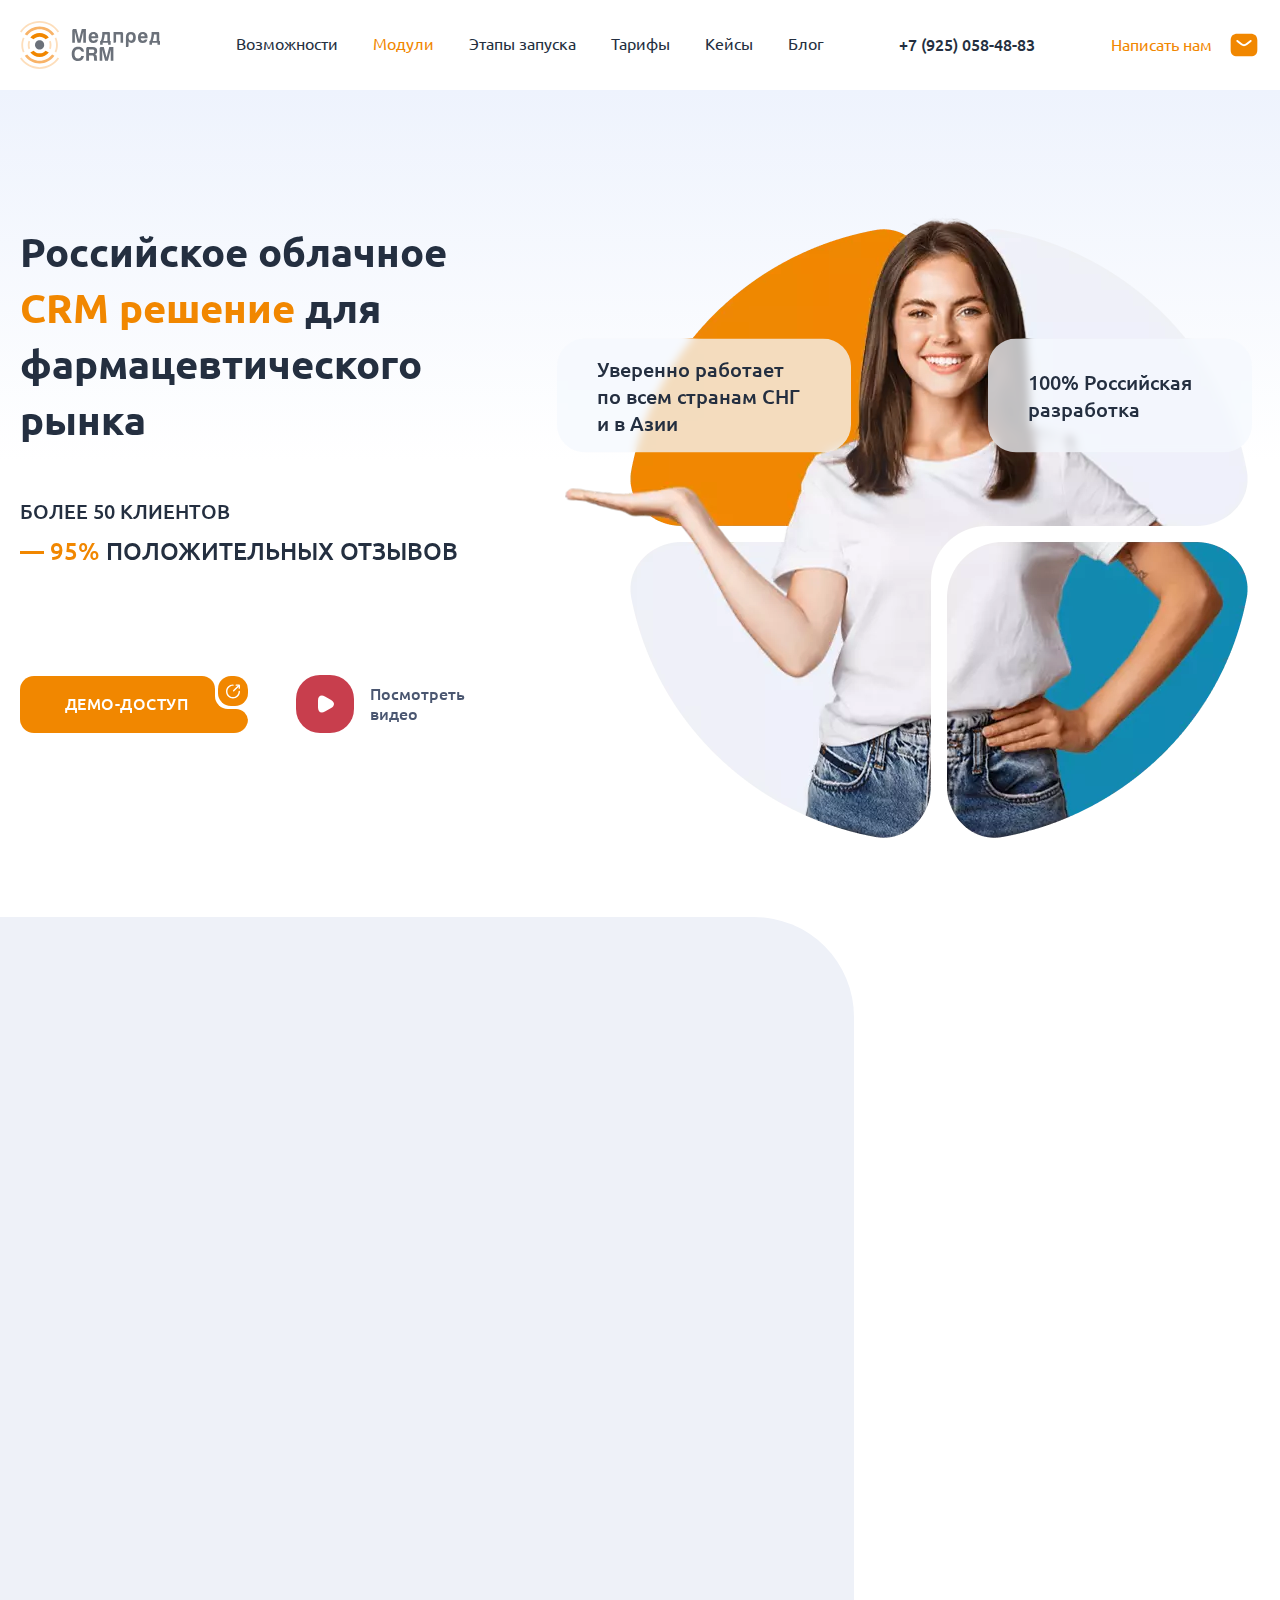
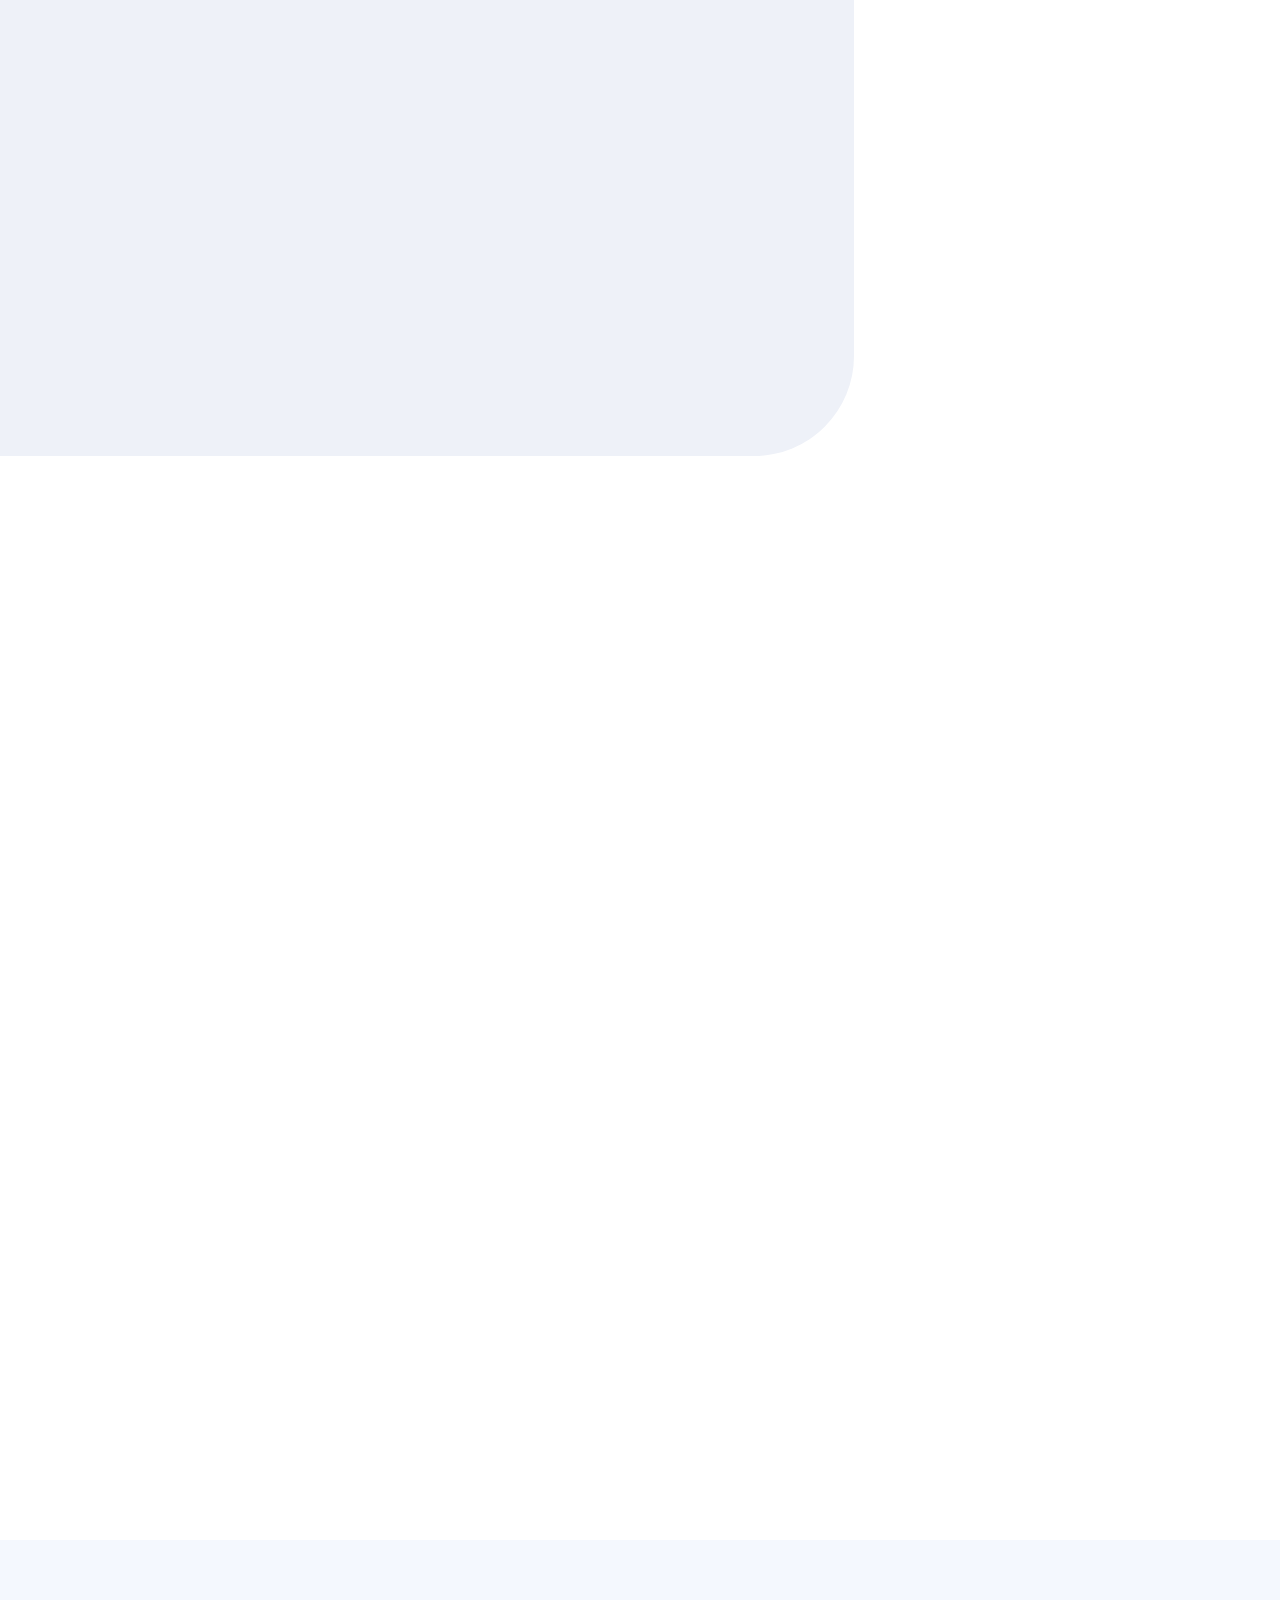
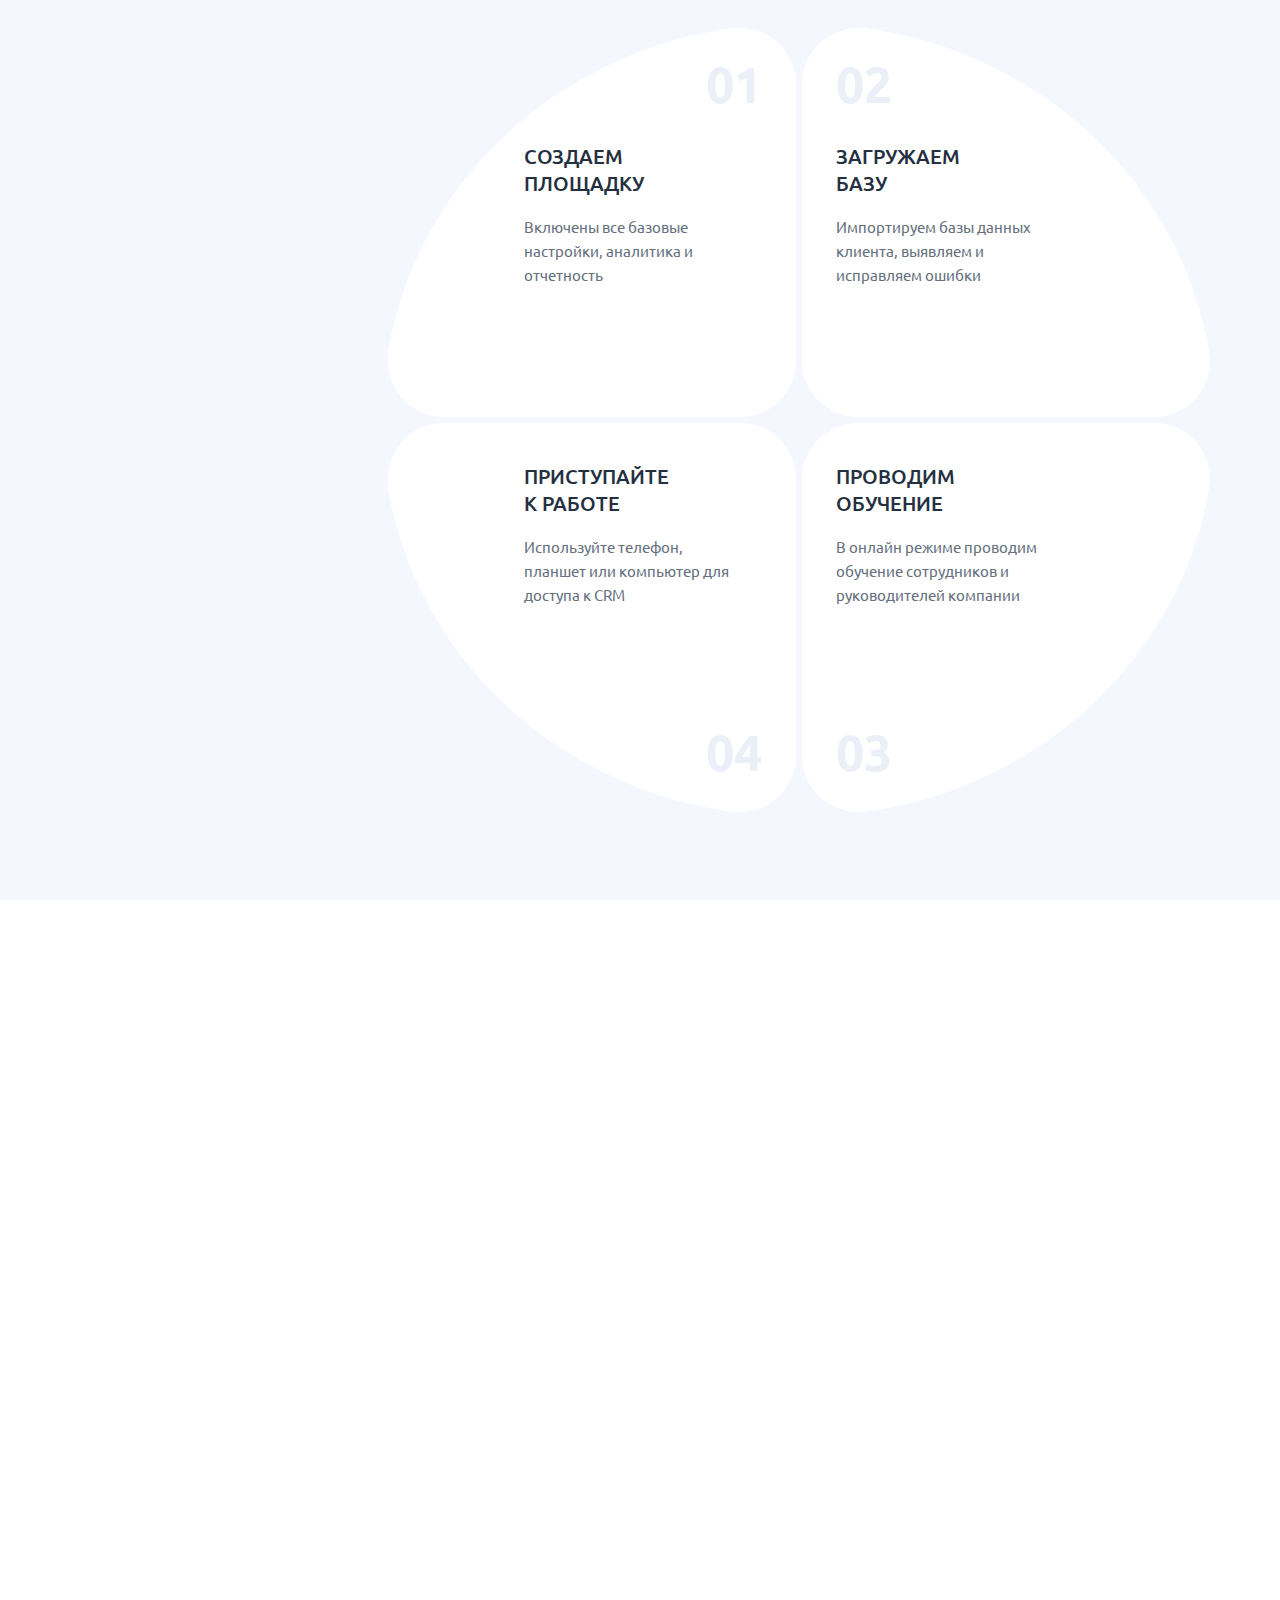
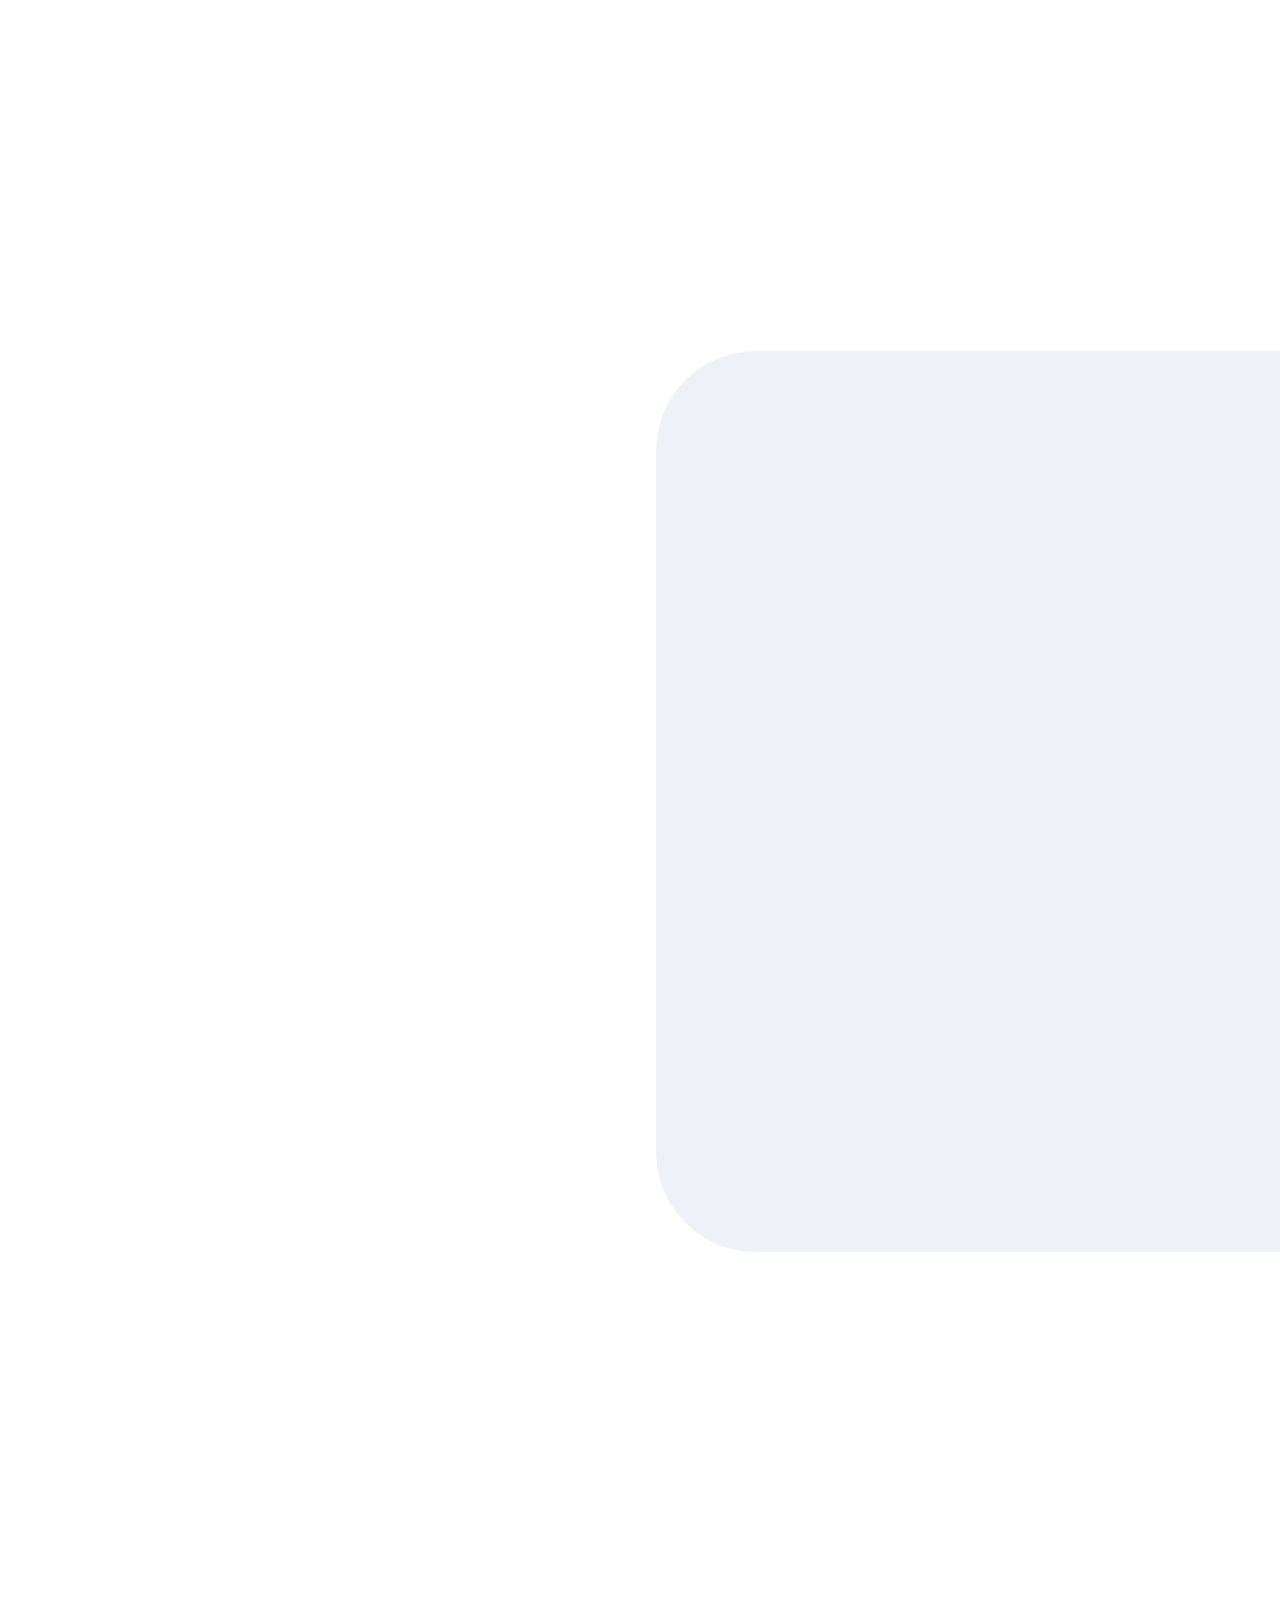
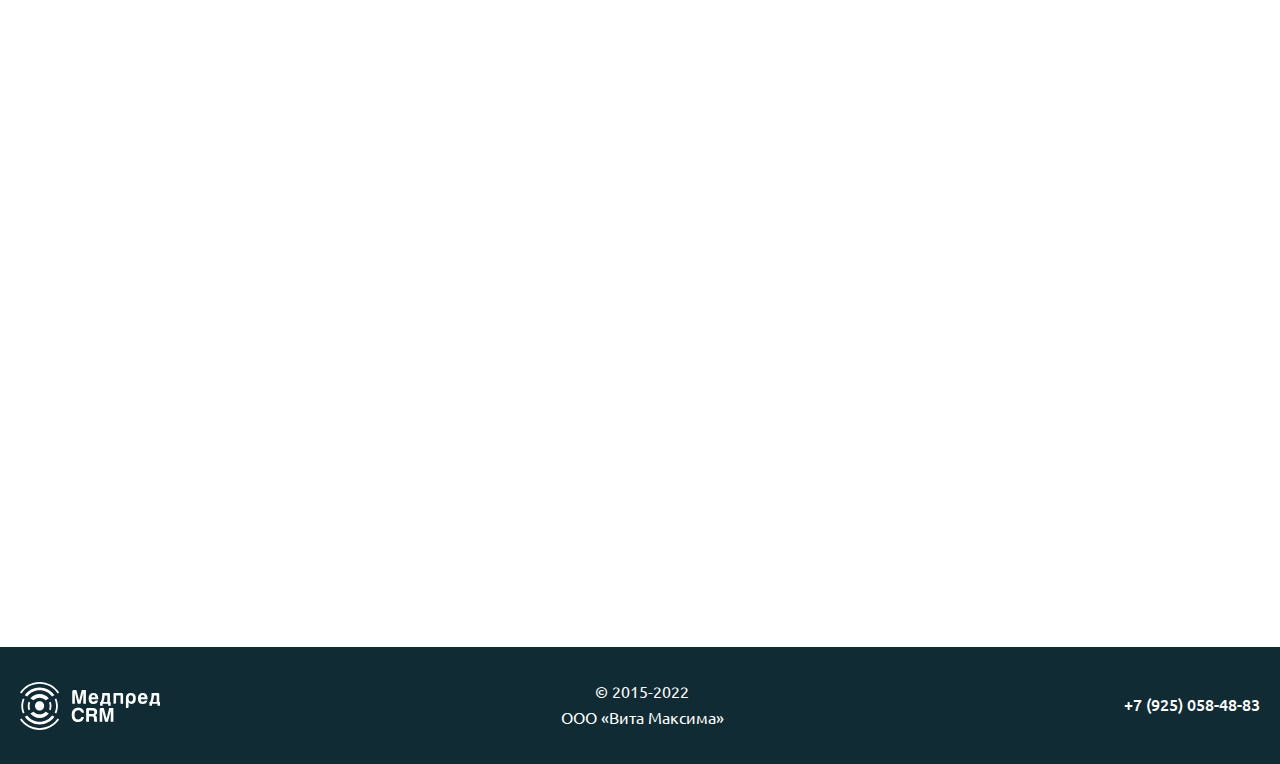
<file: index.html>
<!DOCTYPE html>
<html lang="ru">

<head>
	<meta charset="UTF-8">
	<meta name="viewport" content="width=device-width, initial-scale=1.0">
	<link rel="stylesheet" href="plugins/swiper/swiper.min.css">
	<link rel="stylesheet" href="plugins/fancybox/fancybox.css">
	<link rel="stylesheet" href="plugins/aos/aos.css">
	<link rel="stylesheet" href="css/style.css">
	<title>Главная</title>
</head>

<body>

	<!--svg Sprite-->
<svg width="0" height="0" class="hidden" style="display: none">
	<symbol viewBox="0 0 32 32" xmlns="http://www.w3.org/2000/svg" id="sms">
		<path
			d="M22.6665 4.6665H9.33317C5.33317 4.6665 2.6665 6.6665 2.6665 11.3332V20.6665C2.6665 25.3332 5.33317 27.3332 9.33317 27.3332H22.6665C26.6665 27.3332 29.3332 25.3332 29.3332 20.6665V11.3332C29.3332 6.6665 26.6665 4.6665 22.6665 4.6665ZM23.2932 12.7865L19.1198 16.1198C18.2398 16.8265 17.1198 17.1732 15.9998 17.1732C14.8798 17.1732 13.7465 16.8265 12.8798 16.1198L8.7065 12.7865C8.27984 12.4398 8.21317 11.7998 8.5465 11.3732C8.89317 10.9465 9.51984 10.8665 9.9465 11.2132L14.1198 14.5465C15.1332 15.3598 16.8532 15.3598 17.8665 14.5465L22.0398 11.2132C22.4665 10.8665 23.1065 10.9332 23.4398 11.3732C23.7865 11.7998 23.7198 12.4398 23.2932 12.7865Z" />
	</symbol>
	<symbol viewBox="0 0 16 17" xmlns="http://www.w3.org/2000/svg" id="arrow-btn">
		<path fill-rule="evenodd" clip-rule="evenodd"
			d="M0.583496 8.92709C0.583496 4.83324 3.90603 1.51123 8.00016 1.51123C8.41438 1.51123 8.75016 1.84702 8.75016 2.26123C8.75016 2.67544 8.41438 3.01123 8.00016 3.01123C4.73429 3.01123 2.0835 5.66183 2.0835 8.92709C2.0835 12.1923 4.73429 14.8429 8.00016 14.8429C11.266 14.8429 13.9168 12.1923 13.9168 8.92709C13.9168 8.51288 14.2526 8.17709 14.6668 8.17709C15.081 8.17709 15.4168 8.51288 15.4168 8.92709C15.4168 13.0209 12.0943 16.3429 8.00016 16.3429C3.90603 16.3429 0.583496 13.0209 0.583496 8.92709Z" />
		<path fill-rule="evenodd" clip-rule="evenodd"
			d="M14.6635 2.26435C14.9564 2.55724 14.9564 3.03211 14.6635 3.32501L9.19683 8.79167C8.90394 9.08457 8.42907 9.08457 8.13617 8.79167C7.84328 8.49878 7.84328 8.02391 8.13617 7.73101L13.6028 2.26435C13.8957 1.97145 14.3706 1.97145 14.6635 2.26435Z" />
		<path fill-rule="evenodd" clip-rule="evenodd"
			d="M10.6968 2.26123C10.6968 1.84702 11.0326 1.51123 11.4468 1.51123H14.6668C15.081 1.51123 15.4168 1.84702 15.4168 2.26123V5.48123C15.4168 5.89544 15.081 6.23123 14.6668 6.23123C14.2526 6.23123 13.9168 5.89544 13.9168 5.48123V3.01123H11.4468C11.0326 3.01123 10.6968 2.67544 10.6968 2.26123Z" />
	</symbol>
	<symbol viewBox="0 0 24 24" xmlns="http://www.w3.org/2000/svg" id="play">
		<path
			d="M4 11.9999V8.43989C4 4.01989 7.13 2.2099 10.96 4.4199L14.05 6.1999L17.14 7.9799C20.97 10.1899 20.97 13.8099 17.14 16.0199L14.05 17.7999L10.96 19.5799C7.13 21.7899 4 19.9799 4 15.5599V11.9999Z" />
	</symbol>
	<symbol viewBox="0 0 24 24" xmlns="http://www.w3.org/2000/svg" id="user">
		<path fill-rule="evenodd" clip-rule="evenodd"
			d="M12 2.75C9.65279 2.75 7.75 4.65279 7.75 7C7.75 9.34721 9.65279 11.25 12 11.25C14.3472 11.25 16.25 9.34721 16.25 7C16.25 4.65279 14.3472 2.75 12 2.75ZM6.25 7C6.25 3.82436 8.82436 1.25 12 1.25C15.1756 1.25 17.75 3.82436 17.75 7C17.75 10.1756 15.1756 12.75 12 12.75C8.82436 12.75 6.25 10.1756 6.25 7Z" />
		<path fill-rule="evenodd" clip-rule="evenodd"
			d="M2.66016 22C2.66016 17.5791 6.99728 14.25 12.0002 14.25C17.003 14.25 21.3401 17.5791 21.3401 22C21.3401 22.4142 21.0044 22.75 20.5901 22.75C20.1759 22.75 19.8401 22.4142 19.8401 22C19.8401 18.6809 16.4773 15.75 12.0002 15.75C7.52303 15.75 4.16016 18.6809 4.16016 22C4.16016 22.4142 3.82437 22.75 3.41016 22.75C2.99594 22.75 2.66016 22.4142 2.66016 22Z" />
	</symbol>
	<symbol viewBox="0 0 24 24" xmlns="http://www.w3.org/2000/svg" id="home">
		<path fill-rule="evenodd" clip-rule="evenodd"
			d="M11.4837 1.26893C12.5191 1.24465 13.5961 1.50772 14.4501 2.10555L20.6288 6.43468C20.6291 6.43483 20.6286 6.43452 20.6288 6.43468C21.2484 6.86672 21.7707 7.53283 22.1361 8.23291C22.5017 8.9333 22.75 9.74277 22.75 10.5V17.78C22.75 20.503 20.5254 22.74 17.79 22.74H6.21C3.47347 22.74 1.25 20.5019 1.25 17.77V10.36C1.25 9.6495 1.47441 8.88048 1.80418 8.20836C2.134 7.53615 2.60552 6.88682 3.16901 6.44837L8.55901 2.24837C9.38375 1.60692 10.4482 1.29321 11.4837 1.26893ZM9.48046 3.43199C9.48037 3.43205 9.48054 3.43192 9.48046 3.43199L4.09099 7.63157C3.75471 7.89312 3.4109 8.33901 3.15082 8.86909C2.89059 9.39946 2.75 9.94045 2.75 10.36V17.77C2.75 19.6781 4.30653 21.24 6.21 21.24H17.79C19.6946 21.24 21.25 19.6769 21.25 17.78V10.5C21.25 10.0472 21.0933 9.47665 20.8064 8.92703C20.5195 8.37737 20.1413 7.92324 19.7712 7.66527L19.7696 7.66421L13.5899 3.3344C13.5898 3.33434 13.59 3.33446 13.5899 3.3344C13.044 2.95235 12.2958 2.7503 11.5188 2.76852C10.7419 2.78674 10.0057 3.02357 9.48046 3.43199Z" />
		<path fill-rule="evenodd" clip-rule="evenodd"
			d="M12 14.24C12.4142 14.24 12.75 14.5758 12.75 14.99V17.99C12.75 18.4042 12.4142 18.74 12 18.74C11.5858 18.74 11.25 18.4042 11.25 17.99V14.99C11.25 14.5758 11.5858 14.24 12 14.24Z" />
	</symbol>
	<symbol viewBox="-3 4.5 24 24" xmlns="http://www.w3.org/2000/svg" id="phone">
		<path
			d="M13.8 25.52c-3.12 0-6.48-2.72-8.76-4.96-1.96-1.92-5.12-5.64-5.040-8.96 0.040-1.4 0.64-2.56 1.76-3.52 1.28-1.080 2.28-1.6 3.16-1.6 1.24 0 1.92 0.96 2.36 1.6 0.4 0.6 1.4 2.080 1.8 2.84 0.64 1.2 0.32 2.28-0.92 3.24-0.080 0.040-0.080 0.080-0.12 0.12-0.040 0.36 0.84 1.24 1.24 1.6l0.4 0.4c0.4 0.4 1.2 1.24 1.6 1.24 0.040 0 0.12-0.080 0.12-0.12 0.64-0.84 1.32-1.24 2.080-1.24 0.48 0 0.88 0.16 1.16 0.32 0.76 0.4 2.24 1.4 2.84 1.8 0.56 0.4 1.44 1 1.6 2.040 0.12 0.96-0.36 2.040-1.56 3.48-1.040 1.16-2.28 1.72-3.72 1.72v0zM4.96 8.12c-0.24 0-0.84 0.16-2.080 1.2-0.76 0.64-1.16 1.4-1.2 2.32-0.080 2 1.56 4.8 4.48 7.72 2.84 2.84 5.6 4.48 7.6 4.48v0c0.96 0 1.8-0.4 2.48-1.2 1.12-1.32 1.24-1.92 1.2-2.16-0.040-0.28-0.32-0.52-0.88-0.88-0.44-0.32-1.96-1.32-2.68-1.72-0.12-0.080-0.24-0.12-0.36-0.12-0.2 0-0.48 0.2-0.76 0.6-0.48 0.64-1.040 0.76-1.44 0.76v0c-1.080 0-2.040-0.96-2.8-1.72l-0.36-0.36c-0.8-0.8-1.8-1.76-1.72-2.88 0.040-0.36 0.16-0.88 0.76-1.32 0.76-0.56 0.64-0.8 0.48-1.12-0.4-0.72-1.4-2.24-1.72-2.68-0.48-0.68-0.72-0.92-1-0.92z">
		</path>
	</symbol>
	<symbol viewBox="0 0 24 24" xmlns="http://www.w3.org/2000/svg" id="mail">
		<path fill-rule="evenodd" clip-rule="evenodd"
			d="M3.88534 5.2371C3.20538 5.86848 2.75 6.89295 2.75 8.5V15.5C2.75 17.1071 3.20538 18.1315 3.88534 18.7629C4.57535 19.4036 5.61497 19.75 7 19.75H17C18.385 19.75 19.4246 19.4036 20.1147 18.7629C20.7946 18.1315 21.25 17.1071 21.25 15.5V8.5C21.25 6.89295 20.7946 5.86848 20.1147 5.2371C19.4246 4.59637 18.385 4.25 17 4.25H7C5.61497 4.25 4.57535 4.59637 3.88534 5.2371ZM2.86466 4.13791C3.92465 3.15363 5.38503 2.75 7 2.75H17C18.615 2.75 20.0754 3.15363 21.1353 4.13791C22.2054 5.13152 22.75 6.60705 22.75 8.5V15.5C22.75 17.393 22.2054 18.8685 21.1353 19.8621C20.0754 20.8464 18.615 21.25 17 21.25H7C5.38503 21.25 3.92465 20.8464 2.86466 19.8621C1.79462 18.8685 1.25 17.393 1.25 15.5V8.5C1.25 6.60705 1.79462 5.13152 2.86466 4.13791Z" />
		<path fill-rule="evenodd" clip-rule="evenodd"
			d="M17.586 8.53196C17.8445 8.85561 17.7917 9.32754 17.4681 9.58605L14.3372 12.0868C13.0338 13.1244 10.9563 13.1244 9.65289 12.0868L9.65104 12.0853L6.53105 9.58531C6.2078 9.3263 6.15573 8.85429 6.41474 8.53105C6.67375 8.2078 7.14576 8.15573 7.46901 8.41474L10.588 10.9139C11.3446 11.5155 12.6462 11.5154 13.4026 10.9135C13.4027 10.9134 13.4025 10.9136 13.4026 10.9135L16.532 8.41401C16.8556 8.15551 17.3275 8.20832 17.586 8.53196Z" />
	</symbol>
	<symbol viewBox="0 0 418 341" xmlns="http://www.w3.org/2000/svg" id="news">
		<path
			d="M335 32C335 14.3269 320.673 0 303 0H418V113C418 95.3269 403.673 81 386 81H367C349.327 81 335 66.6731 335 49V32Z" />
		<path
			d="M144.5 317C144.5 330.255 155.245 341 168.5 341H0V261C0 278.673 14.3269 293 32 293H120.5C133.755 293 144.5 303.745 144.5 317Z" />
	</symbol>
	<symbol viewBox="0 0 418 341" xmlns="http://www.w3.org/2000/svg" id="news-2">

	</symbol>
</svg>
<!--svg Sprite-->

	<div class="wrapper">
		<header class="header">
			<div class='container'>
				<div class="header__row">
					<div class="header__left">
						<div class="header__logo">
							<a href="/" class="logo">
								<img src="img/logo.svg" alt="#" />
							</a>
						</div>
					</div>
					<div class="header__center">
						<div class="header__menu">
							<div class="menu js-menu">
								<nav class="menu__body">
									<ul class="menu__list">
										<li class="menu__item">
											<a href="#" class="menu__link">Возможности</a>
										</li>
										<li class="menu__item">
											<a href="#" class="menu__link active">Модули</a>
										</li>
										<li class="menu__item">
											<a href="#" class="menu__link">Этапы запуска</a>
										</li>
										<li class="menu__item">
											<a href="#" class="menu__link">Тарифы</a>
										</li>
										<li class="menu__item">
											<a href="#" class="menu__link">Кейсы</a>
										</li>
										<li class="menu__item">
											<a href="#" class="menu__link">Блог</a>
										</li>
									</ul>
								</nav>
							</div>
						</div>
					</div>
					<div class="header__phone" data-da=".menu__body,575.98,last">
						<a href="tel:79250584883" class="header__tel">+7 (925) 058-48-83</a>
					</div>
					<div class="header__right">
						<div class="header__body">
							<div class="header__button">
								<a href="#" class="header__btn">
									Написать нам
									<svg>
										<use xlink:href="#sms"></use>
									</svg>
								</a>
							</div>
							<div class="header__icon">
								<div class="icon-menu js-menu__btn">
									<span></span>
									<span></span>
									<span></span>
								</div>
							</div>
						</div>
					</div>
				</div>
			</div>
		</header>
		<div class="main">


<div class="offer">
	<div class='container'>
		<div class="offer__row">
			<div class="offer__left">
				<div class="offer__body" data-aos="fade" data-aos-duration="1000">
					<div class="offer__title">
						<h1>
							Российское облачное<br> <span>CRM решение</span> для фармацевтического рынка
						</h1>
					</div>
					<div class="offer__text">
						Более 50 клиентов<br>
						<span><span class="color-orange">— 95%</span> положительных отзывов</span>
					</div>
					<div class="offer__bottons">
						<div class="offer__btn">
							<a href="#" class="btn btn-orange">
								<div class="btn__icon">
									<div class="btn__elem-1"></div>
									<svg>
										<use xlink:href="#arrow-btn"></use>
									</svg>
									<div class="btn__elem-2"></div>
								</div>
								<div class="btn__text">
									Демо-доступ
								</div>
							</a>
						</div>
						<div class="offer__btn">
							<a href="#" class="btn-video">
								<span>
									<svg>
										<use xlink:href="#play"></use>
									</svg>
								</span>
								Посмотреть<br>
								видео
							</a>
						</div>
					</div>
				</div>
			</div>
			<div class="offer__right">
				<div class="offer__box">
					<div class="offer__items">
						<div class="offer__item" data-aos="fade" data-aos-duration="1000" data-aos-delay="300">
							<div class="offer__item-text">
								Уверенно работает<br>
								по всем странам СНГ<br>
								и в Азии
							</div>
						</div>
						<div class="offer__item" data-aos="fade" data-aos-duration="1000" data-aos-delay="600">
							<div class="offer__item-text">
								100% Российская<br>
								разработка
							</div>
						</div>
						<div class="offer__item" data-aos="fade" data-aos-duration="1000" data-aos-delay="1200">
							<div class="offer__item-text">
								Есть английская<br>
								версия
							</div>
						</div>
						<div class="offer__item" data-aos="fade" data-aos-duration="1000" data-aos-delay="900">
							<div class="offer__item-text">
								Регистрация в<br>
								Минсвязи и <br>
								Роскомнадзоре
							</div>
						</div>
					</div>
					<div class="offer__images">
						<div class="offer__img">
							<picture>
								<source srcset="img/offer-img.webp" type="image/webp">
								<img src="img/offer-img.png" alt="#" />
							</picture>
						</div>
					</div>
				</div>
			</div>
		</div>
	</div>
</div>

<div class="about-home">
	<div class='container'>
		<div class="about-home__top" data-aos="fade" data-aos-duration="1000">
			<div class="about-home__title">
				Медпред CRM это:
			</div>
			<div class="about-home__text">
				универсальный продукт с которым можно работать на любом устройстве - ПК, ноутбук, планшет, смартфон и на
				любой операционной системе Windows/Mac OS Linuks
			</div>
		</div>
		<div class="about-home__row">
			<div class="about-home__col">
				<div class="item-about" data-aos="fade" data-aos-duration="1000">
					<div class="item-about__icon">
						<svg viewBox="0 0 40 40" fill="none" xmlns="http://www.w3.org/2000/svg">
							<path fill-rule="evenodd" clip-rule="evenodd"
								d="M10.2308 18.4629C10.2697 19.0138 9.85456 19.4919 9.30364 19.5308C2.75451 19.9926 2.74321 29.4903 9.26972 29.9832H12.4334C12.9857 29.9832 13.4334 30.431 13.4334 30.9832C13.4334 31.5355 12.9857 31.9832 12.4334 31.9832H9.2333C9.20983 31.9832 9.18637 31.9824 9.16296 31.9808C0.123414 31.3434 0.123414 18.1731 9.16296 17.5357C9.71388 17.4969 10.192 17.912 10.2308 18.4629Z"
								fill="white" />
							<path fill-rule="evenodd" clip-rule="evenodd"
								d="M10.654 9.74734C9.41449 11.8725 9.00975 14.723 10.2578 18.1951C10.4446 18.7148 10.1748 19.2876 9.65505 19.4744C9.13532 19.6612 8.56255 19.3914 8.37573 18.8716C6.9488 14.902 7.35863 11.4276 8.92639 8.73968C10.4804 6.07536 13.1168 4.27796 15.9872 3.52254C18.8575 2.76713 22.033 3.03503 24.6875 4.5955C27.2113 6.07908 29.1761 8.67947 29.9707 12.4624C33.6422 13.2202 36.184 16.0319 37.163 19.2507C38.2045 22.675 37.5209 26.7031 34.4492 29.3962C32.601 31.0748 30.2133 32.0009 27.713 31.9834H27.5667C27.0144 31.9834 26.5667 31.5356 26.5667 30.9834C26.5667 30.4311 27.0144 29.9834 27.5667 29.9834H27.7241C29.7192 29.9981 31.6272 29.2601 33.1104 27.9104L33.1249 27.8975C35.5137 25.8072 36.1031 22.639 35.2496 19.8327C34.3962 17.0268 32.1439 14.7259 28.9907 14.3254C28.5521 14.2697 28.2021 13.9326 28.1301 13.4964C27.5272 9.84805 25.7864 7.56141 23.674 6.31966C21.5379 5.06397 18.9217 4.81834 16.4962 5.45667C14.0708 6.095 11.9073 7.59864 10.654 9.74734Z"
								fill="white" />
							<path fill-rule="evenodd" clip-rule="evenodd"
								d="M19.9998 20.2166C15.9521 20.2166 12.6665 23.5022 12.6665 27.5499C12.6665 28.6384 12.9016 29.6554 13.3334 30.5477C13.3381 30.5574 13.3426 30.5672 13.347 30.5771C13.4622 30.8363 13.5904 31.0781 13.7311 31.3032L13.7432 31.3231C15.0038 33.4484 17.3337 34.8832 19.9998 34.8832C22.666 34.8832 24.9959 33.4484 26.2564 31.3231L26.2685 31.3032C26.4093 31.0781 26.5374 30.8363 26.6527 30.5771C26.657 30.5672 26.6616 30.5574 26.6663 30.5477C27.098 29.6554 27.3332 28.6384 27.3332 27.5499C27.3332 23.5022 24.0476 20.2166 19.9998 20.2166ZM10.6665 27.5499C10.6665 22.3976 14.8476 18.2166 19.9998 18.2166C25.1521 18.2166 29.3332 22.3976 29.3332 27.5499C29.3332 28.9224 29.0374 30.2334 28.4737 31.4041C28.3255 31.7359 28.158 32.0525 27.9707 32.3533C26.3632 35.0558 23.3962 36.8832 19.9998 36.8832C16.6035 36.8832 13.6364 35.0558 12.0289 32.3533C11.8416 32.0525 11.6742 31.7359 11.526 31.4042C10.9623 30.2334 10.6665 28.9224 10.6665 27.5499Z"
								fill="white" />
							<path fill-rule="evenodd" clip-rule="evenodd"
								d="M23.334 25.2378C23.709 25.6432 23.6843 26.2759 23.2789 26.6509L19.7289 29.9342C19.3346 30.2989 18.7226 30.287 18.3428 29.9072L16.6928 28.2572C16.3023 27.8667 16.3023 27.2335 16.6928 26.843C17.0833 26.4524 17.7165 26.4525 18.107 26.843L19.0769 27.8129L21.9209 25.1826C22.3264 24.8076 22.959 24.8323 23.334 25.2378Z"
								fill="white" />
						</svg>
					</div>
					<div class="item-about__body">
						<a href="video.mp4" data-fancybox class="item-about__btn">
							<span>
								<svg>
									<use xlink:href="#play"></use>
								</svg>
							</span>
						</a>
						<div class="item-about__block">
							<div class="item-about__title">
								Простота
							</div>
							<div class="item-about__text">
								Предельно проста и удобна в использовании для медицинского представителя - все основные действия
								(добавление врача, клиники/аптеки, планирование визита к врачу/ваптеку и т д) происходят в одном
								окне
							</div>
						</div>
					</div>
				</div>
			</div>
			<div class="about-home__col">
				<div class="item-about" data-aos="fade" data-aos-duration="1000">
					<div class="item-about__icon">
						<svg viewBox="0 0 40 40" fill="none" xmlns="http://www.w3.org/2000/svg">
							<path
								d="M14.1668 31.6666H13.3335C6.66683 31.6666 3.3335 29.9999 3.3335 21.6666V13.3333C3.3335 6.66659 6.66683 3.33325 13.3335 3.33325H26.6668C33.3335 3.33325 36.6668 6.66659 36.6668 13.3333V21.6666C36.6668 28.3333 33.3335 31.6666 26.6668 31.6666H25.8335C25.3168 31.6666 24.8168 31.9166 24.5002 32.3333L22.0002 35.6666C20.9002 37.1333 19.1002 37.1333 18.0002 35.6666L15.5002 32.3333C15.2335 31.9666 14.6168 31.6666 14.1668 31.6666Z"
								stroke="white" stroke-width="2" stroke-miterlimit="10" stroke-linecap="round"
								stroke-linejoin="round" />
							<path
								d="M26.6606 17.5833C26.2464 17.5833 25.9106 17.9191 25.9106 18.3333C25.9106 18.7475 26.2464 19.0833 26.6606 19.0833H26.6756C27.0898 19.0833 27.4256 18.7475 27.4256 18.3333C27.4256 17.9191 27.0898 17.5833 26.6756 17.5833H26.6606Z"
								stroke="white" stroke-width="1.5" stroke-linecap="round" stroke-linejoin="round" />
							<path
								d="M19.9926 17.5833C19.5784 17.5833 19.2426 17.9191 19.2426 18.3333C19.2426 18.7475 19.5784 19.0833 19.9926 19.0833H20.0076C20.4218 19.0833 20.7576 18.7475 20.7576 18.3333C20.7576 17.9191 20.4218 17.5833 20.0076 17.5833H19.9926Z"
								stroke="white" stroke-width="1.5" stroke-linecap="round" stroke-linejoin="round" />
							<path
								d="M13.3242 17.5833C12.91 17.5833 12.5742 17.9191 12.5742 18.3333C12.5742 18.7475 12.91 19.0833 13.3242 19.0833H13.3391C13.7534 19.0833 14.0891 18.7475 14.0891 18.3333C14.0891 17.9191 13.7534 17.5833 13.3391 17.5833H13.3242Z"
								stroke="white" stroke-width="1.5" stroke-linecap="round" stroke-linejoin="round" />
						</svg>
					</div>
					<div class="item-about__body">
						<a href="video.mp4" data-fancybox class="item-about__btn">
							<span>
								<svg>
									<use xlink:href="#play"></use>
								</svg>
							</span>
						</a>
						<div class="item-about__block">
							<div class="item-about__title">
								Критерии<br>
								визитов
							</div>
							<div class="item-about__text">
								Модуль позволяет самостоятельно проставлять критерии визитов, вневизитные активности и их вес,
								объединять любые объекты и субъекты в группы через систему меток и многое другое
							</div>
						</div>
					</div>
				</div>
			</div>
			<div class="about-home__col">
				<div class="item-about" data-aos="fade" data-aos-duration="1000">
					<div class="item-about__icon">
						<svg viewBox="0 0 40 40" fill="none" xmlns="http://www.w3.org/2000/svg">
							<path
								d="M20 25C22.7614 25 25 22.7614 25 20C25 17.2386 22.7614 15 20 15C17.2386 15 15 17.2386 15 20C15 22.7614 17.2386 25 20 25Z"
								stroke="white" stroke-width="2" stroke-miterlimit="10" stroke-linecap="round"
								stroke-linejoin="round" />
							<path
								d="M3.3335 21.4667V18.5334C3.3335 16.8001 4.75016 15.3667 6.50016 15.3667C9.51683 15.3667 10.7502 13.2334 9.2335 10.6167C8.36683 9.11672 8.8835 7.16672 10.4002 6.30006L13.2835 4.65006C14.6002 3.86672 16.3002 4.33339 17.0835 5.65006L17.2668 5.96672C18.7668 8.58339 21.2335 8.58339 22.7502 5.96672L22.9335 5.65006C23.7168 4.33339 25.4168 3.86672 26.7335 4.65006L29.6168 6.30006C31.1335 7.16672 31.6502 9.11672 30.7835 10.6167C29.2668 13.2334 30.5002 15.3667 33.5168 15.3667C35.2502 15.3667 36.6835 16.7834 36.6835 18.5334V21.4667C36.6835 23.2001 35.2668 24.6334 33.5168 24.6334C30.5002 24.6334 29.2668 26.7667 30.7835 29.3834C31.6502 30.9001 31.1335 32.8334 29.6168 33.7001L26.7335 35.3501C25.4168 36.1334 23.7168 35.6667 22.9335 34.3501L22.7502 34.0334C21.2502 31.4167 18.7835 31.4167 17.2668 34.0334L17.0835 34.3501C16.3002 35.6667 14.6002 36.1334 13.2835 35.3501L10.4002 33.7001C8.8835 32.8334 8.36683 30.8834 9.2335 29.3834C10.7502 26.7667 9.51683 24.6334 6.50016 24.6334C4.75016 24.6334 3.3335 23.2001 3.3335 21.4667Z"
								stroke="white" stroke-width="2" stroke-miterlimit="10" stroke-linecap="round"
								stroke-linejoin="round" />
						</svg>
					</div>
					<div class="item-about__body">
						<a href="video.mp4" data-fancybox class="item-about__btn">
							<span>
								<svg>
									<use xlink:href="#play"></use>
								</svg>
							</span>
						</a>
						<div class="item-about__block">
							<div class="item-about__title">
								Широкие<br>
								возможности
							</div>
							<div class="item-about__text">
								Обладает самыми широкими возможностями для руководителя - добавление/удаление сотрудников,
								копирование базы, установка часовых поясов, добавление продукции компании (в том числе и SKU)
							</div>
						</div>
					</div>
				</div>
			</div>
			<div class="about-home__col">
				<div class="item-about" data-aos="fade" data-aos-duration="1000">
					<div class="item-about__icon">
						<svg viewBox="0 0 40 40" fill="none" xmlns="http://www.w3.org/2000/svg">
							<path d="M13.3335 3.33325V8.33325" stroke="white" stroke-width="2" stroke-miterlimit="10"
								stroke-linecap="round" stroke-linejoin="round" />
							<path d="M26.6665 3.33325V8.33325" stroke="white" stroke-width="2" stroke-miterlimit="10"
								stroke-linecap="round" stroke-linejoin="round" />
							<path
								d="M30.3333 35.6667C33.2788 35.6667 35.6667 33.2789 35.6667 30.3334C35.6667 27.3878 33.2788 25 30.3333 25C27.3878 25 25 27.3878 25 30.3334C25 33.2789 27.3878 35.6667 30.3333 35.6667Z"
								stroke="white" stroke-width="2" stroke-linecap="round" stroke-linejoin="round" />
							<path d="M36.6667 36.6667L35 35" stroke="white" stroke-width="2" stroke-linecap="round"
								stroke-linejoin="round" />
							<path d="M5.8335 15.1499H34.1668" stroke="white" stroke-width="2" stroke-miterlimit="10"
								stroke-linecap="round" stroke-linejoin="round" />
							<path
								d="M22.2833 36.6666H13.3333C7.5 36.6666 5 33.3333 5 28.3333V14.1666C5 9.16659 7.5 5.83325 13.3333 5.83325H26.6667C32.5 5.83325 35 9.16659 35 14.1666V21.6666"
								stroke="white" stroke-width="2" stroke-miterlimit="10" stroke-linecap="round"
								stroke-linejoin="round" />
							<path
								d="M19.9926 22.0833C19.5784 22.0833 19.2426 22.4191 19.2426 22.8333C19.2426 23.2475 19.5784 23.5833 19.9926 23.5833H20.0076C20.4218 23.5833 20.7576 23.2475 20.7576 22.8333C20.7576 22.4191 20.4218 22.0833 20.0076 22.0833H19.9926Z"
								stroke="white" stroke-width="1.5" stroke-linecap="round" stroke-linejoin="round" />
							<path
								d="M13.8237 22.0833C13.4095 22.0833 13.0737 22.4191 13.0737 22.8333C13.0737 23.2475 13.4095 23.5833 13.8237 23.5833H13.8387C14.2529 23.5833 14.5887 23.2475 14.5887 22.8333C14.5887 22.4191 14.2529 22.0833 13.8387 22.0833H13.8237Z"
								stroke="white" stroke-width="1.5" stroke-linecap="round" stroke-linejoin="round" />
							<path
								d="M13.8237 28.0833C13.4095 28.0833 13.0737 28.4191 13.0737 28.8333C13.0737 29.2475 13.4095 29.5833 13.8237 29.5833H13.8387C14.2529 29.5833 14.5887 29.2475 14.5887 28.8333C14.5887 28.4191 14.2529 28.0833 13.8387 28.0833H13.8237Z"
								stroke="white" stroke-width="1.5" stroke-linecap="round" stroke-linejoin="round" />
						</svg>
					</div>
					<div class="item-about__body">
						<a href="video.mp4" data-fancybox class="item-about__btn">
							<span>
								<svg>
									<use xlink:href="#play"></use>
								</svg>
							</span>
						</a>
						<div class="item-about__block">
							<div class="item-about__title">
								Отчеты и<br>
								аналитика
							</div>
							<div class="item-about__text">
								Модуль проводить подробную аналитику работы медпредставителей и контролировать их деятельность,
								в том числе через журнал действий
							</div>
						</div>
					</div>
				</div>
			</div>
		</div>
	</div>
</div>

<div class="modules-home">
	<div class='container'>
		<div class="modules-home__row">
			<div class="modules-home__col" data-aos="fade" data-aos-duration="1000">
				<div class="item-modules">
					<div class="item-modules__row">
						<div class="item-modules__icon">
							<svg viewBox="0 0 28 29" fill="none" xmlns="http://www.w3.org/2000/svg">
								<path fill-rule="evenodd" clip-rule="evenodd"
									d="M8.48696 3.99438L8.52826 3.81438C8.60696 3.47988 8.73596 2.98788 9.00226 2.50338C9.27376 2.00988 9.69446 1.50968 10.3545 1.18038C11.0123 0.85268 11.8365 0.730379 12.8558 0.865379C13.9808 1.01538 16.2405 1.38738 18.237 2.40288C20.2448 3.42438 22.1258 5.18168 22.1258 8.10818C22.1258 9.62018 21.5408 11.2424 20.9738 12.2999C20.7015 12.8084 20.3783 13.2944 20.0543 13.5562C19.98 13.6162 19.8743 13.6912 19.743 13.7437C19.383 14.9268 18.6663 15.9699 17.691 16.7303C16.7157 17.4908 15.5293 17.9314 14.294 17.9919C13.0588 18.0525 11.835 17.7301 10.7899 17.0687C9.74486 16.4074 8.92956 15.4394 8.45546 14.2972L8.43746 14.3002L8.17126 13.9769L8.17046 13.9754L8.16896 13.9739L8.16526 13.9687L8.15246 13.9537C8.08826 13.8738 8.02656 13.792 7.96726 13.7084C7.80526 13.4838 7.65266 13.2526 7.50976 13.0154C7.15726 12.4319 6.73196 11.6009 6.45976 10.6312C6.18826 9.66138 6.06376 8.52438 6.34876 7.35138C6.62626 6.20988 7.28096 5.08638 8.46676 4.08288L8.48696 3.99438ZM9.74696 13.4729C10.0723 14.4083 10.6969 15.2104 11.5242 15.7549C12.3514 16.2994 13.3352 16.5559 14.323 16.4848C15.3108 16.4136 16.2476 16.0188 16.9883 15.3613C17.7289 14.7039 18.2322 13.8206 18.42 12.8482L18.5048 12.8767C18.5018 12.8342 18.5003 12.7917 18.5003 12.7492C18.5003 11.5079 18.3278 10.6417 18.1673 10.1017C18.1359 9.99658 18.1012 9.89248 18.063 9.78968L18.0323 9.79118H18.0023C17.4414 9.80328 16.8808 9.76058 16.3283 9.66368C15.0405 9.44618 13.2968 8.90318 11.2433 7.64538C11.1983 7.74588 11.1533 7.85918 11.1083 7.98518C10.9613 8.40138 10.8405 8.89568 10.7363 9.41768C10.644 9.87738 10.5683 10.3402 10.4963 10.7737L10.4685 10.9447C10.3913 11.4097 10.314 11.8664 10.224 12.1972C10.0665 12.7717 9.90596 13.1804 9.74696 13.4729ZM8.69696 12.0757C8.35826 11.4942 8.09226 10.8733 7.90496 10.2269C7.68076 9.42738 7.59826 8.56188 7.80676 7.70618C8.00926 6.87368 8.49896 5.99838 9.50626 5.16888C9.68776 5.04588 9.77026 4.88088 9.79276 4.83668C9.83206 4.75558 9.86376 4.67018 9.88726 4.58318C9.91126 4.49768 9.93746 4.38068 9.96226 4.27568L9.98846 4.15788C10.0598 3.85568 10.152 3.52638 10.317 3.22568C10.4775 2.93468 10.6973 2.68568 11.0243 2.52288C11.3528 2.35868 11.8613 2.24618 12.6578 2.35268C13.7475 2.49738 15.7973 2.84468 17.5568 3.74018C19.3043 4.62888 20.6258 5.97438 20.6258 8.10818C20.6258 9.09068 20.2958 10.2082 19.8983 11.0894C19.8233 10.5149 19.7153 10.0454 19.6043 9.67338C19.5269 9.40748 19.4304 9.14758 19.3155 8.89568C19.2722 8.80228 19.2247 8.71088 19.173 8.62188L19.1603 8.60168L19.1558 8.59418L19.1535 8.59038L19.152 8.58818L18.8745 8.15768L18.378 8.25738L18.3675 8.25968L18.2948 8.26938C18.1831 8.28178 18.071 8.28938 17.9588 8.29188C17.4963 8.30078 17.0342 8.26468 16.5788 8.18388C15.369 7.97988 13.5915 7.42418 11.4323 5.98638L10.9073 5.63618L10.473 6.09368C10.1153 6.47018 9.87226 6.98388 9.69446 7.48418C9.51296 7.99788 9.37576 8.57168 9.26546 9.12218C9.17406 9.59058 9.09106 10.0607 9.01646 10.5322L8.98796 10.7002C8.90776 11.1884 8.84246 11.5612 8.77646 11.8027C8.75186 11.8942 8.72536 11.9852 8.69696 12.0757Z"
									fill="white" />
								<path fill-rule="evenodd" clip-rule="evenodd"
									d="M9.4355 18.6413C9.2765 18.3248 9.0808 17.934 8.75 18.0098C4.697 18.9323 0.5 21.5955 0.5 24.4275V28.5H27.5V24.4275C27.5 22.197 24.896 20.0708 21.8097 18.8175L21.806 18.81C21.8026 18.8032 21.7991 18.7965 21.7955 18.7898L21.7708 18.8018C20.951 18.4718 20.0975 18.2018 19.25 18.0098C18.8727 17.9235 18.4827 18.4425 18.3125 18.7673H9.5C9.479 18.7283 9.458 18.6848 9.4355 18.6413ZM19.5522 19.6313C19.88 19.722 20.2062 19.824 20.528 19.9365C20.537 20.193 20.5175 20.496 20.4755 20.805C20.4327 21.125 20.3645 21.441 20.2715 21.75H19.25C19.1108 21.7501 18.9743 21.7889 18.8559 21.8622C18.7374 21.9354 18.6417 22.0402 18.5795 22.1648L17.8295 23.6648C17.7773 23.7688 17.7501 23.8836 17.75 24V25.5C17.75 25.6989 17.829 25.8897 17.9697 26.0304C18.1103 26.171 18.3011 26.25 18.5 26.25H20V24.75H19.25V24.177L19.7135 23.25H21.7865L22.25 24.177V24.75H21.5V26.25H23C23.1989 26.25 23.3897 26.171 23.5303 26.0304C23.671 25.8897 23.75 25.6989 23.75 25.5V24C23.7499 23.8836 23.7227 23.7688 23.6705 23.6648L22.9205 22.1648C22.8583 22.0402 22.7626 21.9354 22.6441 21.8622C22.5257 21.7889 22.3892 21.7501 22.25 21.75H21.8255C21.9182 21.3531 21.9804 20.9497 22.0115 20.5433C22.7427 20.889 23.4222 21.2858 24.011 21.7148C25.4525 22.7663 26 23.7503 26 24.4275V27H2V24.4275C2 23.7503 2.5475 22.7663 3.989 21.7148C4.7135 21.186 5.5783 20.7075 6.5052 20.3115C6.531 20.9092 6.6269 21.5018 6.791 22.077L6.797 22.098C6.3486 22.3817 6.0149 22.8147 5.8548 23.3205C5.6947 23.8263 5.7185 24.3725 5.922 24.8625C6.1255 25.3525 6.4956 25.7548 6.967 25.9984C7.4383 26.2419 7.9806 26.3111 8.498 26.1937C9.0154 26.0762 9.4746 25.7797 9.7946 25.3565C10.1146 24.9333 10.2748 24.4106 10.2468 23.8808C10.2188 23.3509 10.0045 22.848 9.6417 22.4609C9.2788 22.0738 8.7909 21.8273 8.264 21.765C8.1682 21.4512 8.0979 21.1302 8.054 20.805C8.0122 20.5142 7.9949 20.2205 8.0023 19.9268C8.0044 19.8707 8.0082 19.8147 8.0135 19.7588C8.1035 19.731 8.1935 19.704 8.2835 19.6785L8.5947 20.268H19.2178L19.5522 19.6313ZM8 24.762C8.4035 24.762 8.75 24.432 8.75 24.0008C8.75 23.5703 8.4035 23.2395 8 23.2395C7.5965 23.2395 7.25 23.5695 7.25 24.0008C7.25 24.4313 7.5965 24.762 8 24.762Z"
									fill="white" />
							</svg>
						</div>
						<div class="item-modules__body">
							<div class="item-modules__title">
								«Медпред – верификация врача»
							</div>
							<ul>
								<li>
									Подтверждение ФИО, телефона и email
								</li>
								<li>
									Соблюдение норм 152 ФЗ о хранении и обработке персональных данных
								</li>
								<li>
									Систематизация бумажных копий
								</li>
							</ul>
							<div class="item-modules__link">
								<a href="#">Подробнее</a>
							</div>
						</div>
					</div>
				</div>
			</div>
			<div class="modules-home__col" data-aos="fade" data-aos-duration="1000">
				<div class="item-modules">
					<div class="item-modules__row">
						<div class="item-modules__icon">
							<svg viewBox="0 0 30 31" fill="none" xmlns="http://www.w3.org/2000/svg">
								<mask id="mask0_517_596" style="mask-type:luminance" maskUnits="userSpaceOnUse" x="0" y="0"
									width="30" height="31">
									<path d="M30 0H0V30.044H30V0Z" fill="white" />
								</mask>
								<g mask="url(#mask0_517_596)">
									<path
										d="M26.7188 3.94331C26.3964 3.73451 26.0278 3.60821 25.6453 3.57541C25.2627 3.54271 24.8781 3.60451 24.525 3.75561L12.9562 8.31851C12.6824 8.43011 12.3895 8.48751 12.0937 8.48751H4.6875C4.0659 8.48751 3.4698 8.73481 3.0302 9.17501C2.5907 9.61521 2.3438 10.2122 2.3438 10.8347V11.0225H0V16.6557H2.3438V16.8998C2.3584 17.5125 2.6118 18.0951 3.0498 18.5232C3.4877 18.9513 4.0755 19.1908 4.6875 19.1907L7.5 25.1619C7.6904 25.564 7.9903 25.9042 8.3651 26.1433C8.7398 26.3825 9.1744 26.5109 9.6188 26.5139H10.8C11.4183 26.5089 12.0097 26.2594 12.4452 25.8198C12.8807 25.3801 13.125 24.786 13.125 24.1667V19.416L24.525 23.9789C24.8054 24.0907 25.1045 24.148 25.4063 24.1479C25.8745 24.1403 26.3304 23.9968 26.7188 23.7348C27.0271 23.5263 27.2815 23.2472 27.4609 22.9207C27.6402 22.5942 27.7393 22.2296 27.75 21.8571V5.87741C27.7483 5.49531 27.6534 5.11941 27.4737 4.78241C27.294 4.44531 27.0349 4.15731 26.7188 3.94331ZM10.7812 10.8347V16.8998H4.6875V10.8347H10.7812ZM10.7812 24.1667H9.6L7.2938 19.1907H10.7812V24.1667ZM13.8187 17.1815C13.5961 17.0675 13.364 16.9733 13.125 16.8998V10.7032C13.3617 10.6543 13.5938 10.5852 13.8187 10.4967L25.4063 5.87741V21.8007L13.8187 17.1815ZM27.8062 11.4919V16.1863C28.4279 16.1863 29.024 15.939 29.4635 15.4988C29.9031 15.0586 30.15 14.4616 30.15 13.8391C30.15 13.2166 29.9031 12.6195 29.4635 12.1794C29.024 11.7392 28.4279 11.4919 27.8062 11.4919Z"
										fill="white" />
								</g>
							</svg>
						</div>
						<div class="item-modules__body">
							<div class="item-modules__title">
								«Медпред маркетинг»
							</div>
							<ul>
								<li>
									Отправка ссылок и презентаций врачу
								</li>
								<li>
									Отчет о просмотрах
								</li>
								<li>
									Организация массовых рассылок
								</li>
							</ul>
							<div class="item-modules__link">
								<a href="#">Подробнее</a>
							</div>
						</div>
					</div>
				</div>
			</div>
			<div class="modules-home__col modules-home__col-100" data-aos="fade" data-aos-duration="1000">
				<div class="modules-home__block">
					<div class="modules-home__title">
						Дополнительные модули
						<span>экосистемы Медпред</span>
					</div>
				</div>
			</div>
			<div class="modules-home__col" data-aos="fade" data-aos-duration="1000">
				<div class="item-modules">
					<div class="item-modules__row">
						<div class="item-modules__icon">
							<svg viewBox="0 0 26 31" fill="none" xmlns="http://www.w3.org/2000/svg">
								<path
									d="M12.7362 14.9328C14.7877 14.9328 16.5639 14.1971 18.0156 12.7454C19.4668 11.2939 20.2029 9.5179 20.2029 7.4662C20.2029 5.4152 19.4671 3.639 18.0154 2.187C16.5637 0.7358 14.7875 0 12.7362 0C10.6845 0 8.90853 0.7358 7.45703 2.1873C6.00563 3.6387 5.26953 5.4149 5.26953 7.4662C5.26953 9.5179 6.00563 11.2941 7.45703 12.7456C8.90903 14.1968 10.6852 14.9328 12.7362 14.9328ZM8.74183 3.4717C9.85553 2.358 11.162 1.8166 12.7362 1.8166C14.3102 1.8166 15.6169 2.358 16.7309 3.4717C17.8446 4.5857 18.3862 5.8924 18.3862 7.4662C18.3862 9.0404 17.8446 10.3469 16.7309 11.4609C15.6169 12.5748 14.3102 13.1162 12.7362 13.1162C11.1624 13.1162 9.85603 12.5746 8.74183 11.4609C7.62783 10.3471 7.08623 9.0404 7.08623 7.4662C7.08623 5.8924 7.62783 4.5857 8.74183 3.4717Z"
									fill="white" />
								<path
									d="M25.8008 23.8374C25.7589 23.2333 25.6742 22.5744 25.5496 21.8786C25.4238 21.1776 25.2618 20.5149 25.0678 19.9092C24.8673 19.2831 24.595 18.6649 24.258 18.0724C23.9087 17.4575 23.4981 16.922 23.0374 16.4814C22.5556 16.0204 21.9657 15.6498 21.2836 15.3795C20.6039 15.1106 19.8506 14.9744 19.0448 14.9744C18.7284 14.9744 18.4223 15.1042 17.8313 15.489C17.4675 15.7262 17.0421 16.0006 16.5671 16.304C16.161 16.5628 15.6109 16.8052 14.9314 17.0247C14.2685 17.2392 13.5954 17.348 12.9308 17.348C12.2667 17.348 11.5935 17.2392 10.9301 17.0247C10.2513 16.8054 9.701 16.563 9.2956 16.3043C8.8252 16.0037 8.3995 15.7293 8.0303 15.4888C7.4397 15.104 7.1337 14.9741 6.8172 14.9741C6.0112 14.9741 5.2581 15.1106 4.5786 15.3797C3.897 15.6496 3.3069 16.0202 2.8247 16.4816C2.3639 16.9225 1.9533 17.4577 1.6043 18.0724C1.2677 18.6649 0.995201 19.2829 0.794701 19.9094C0.601001 20.5151 0.439001 21.1776 0.313101 21.8786C0.188301 22.5735 0.1038 23.2326 0.0620003 23.8381C0.0208003 24.4301 0 25.0462 0 25.6687C0 27.2869 0.514399 28.5969 1.5288 29.5631C2.5307 30.5165 3.8561 30.9999 5.4684 30.9999H20.3951C22.0069 30.9999 23.3323 30.5165 24.3344 29.5631C25.349 28.5976 25.8634 27.2871 25.8634 25.6684C25.8632 25.0438 25.8422 24.4277 25.8008 23.8374ZM23.0818 28.2469C22.4198 28.877 21.541 29.1832 20.3948 29.1832H5.4684C4.322 29.1832 3.4431 28.877 2.7814 28.2471C2.1321 27.6291 1.8166 26.7855 1.8166 25.6687C1.8166 25.0878 1.8358 24.5143 1.8741 23.9637C1.9115 23.4235 1.9879 22.8301 2.1012 22.1995C2.213 21.5768 2.3554 20.9924 2.5248 20.4633C2.6872 19.956 2.9089 19.4536 3.1837 18.9697C3.446 18.5085 3.7478 18.1129 4.0808 17.794C4.3923 17.4958 4.7849 17.2517 5.2475 17.0687C5.6753 16.8993 6.1562 16.8066 6.6781 16.7927C6.7418 16.8265 6.855 16.891 7.0386 17.0107C7.412 17.2541 7.8425 17.5318 8.3183 17.8357C8.8547 18.1777 9.5458 18.4865 10.3715 18.7531C11.2156 19.026 12.0765 19.1646 12.931 19.1646C13.7855 19.1646 14.6467 19.026 15.4903 18.7533C16.3167 18.4863 17.0075 18.1777 17.5446 17.8352C18.0316 17.5239 18.45 17.2543 18.8235 17.0107C19.007 16.8913 19.1203 16.8265 19.1839 16.7927C19.7061 16.8066 20.1869 16.8993 20.615 17.0687C21.0774 17.2517 21.47 17.496 21.7815 17.794C22.1145 18.1126 22.4163 18.5083 22.6786 18.97C22.9537 19.4536 23.1755 19.9562 23.3377 20.4631C23.5073 20.9929 23.6499 21.577 23.7616 22.1993C23.8746 22.831 23.9513 23.4247 23.9886 23.9639C24.0272 24.5124 24.0466 25.0862 24.0468 25.6687C24.0466 26.7857 23.7311 27.6291 23.0818 28.2469Z"
									fill="white" />
							</svg>
						</div>
						<div class="item-modules__body">
							<div class="item-modules__title">
								«Медпред обучение и тестирование»
							</div>
							<ul>
								<li>
									Решение вопросов повышения уровня знаний и компетенций сотрудников
								</li>
								<li>
									Возможность тестирования сотрудников онлайн
								</li>
								<li>
									Анализ результатов подготовки сотрудников
								</li>
							</ul>
							<div class="item-modules__link">
								<a href="#">Подробнее</a>
							</div>
						</div>
					</div>
				</div>
			</div>
			<div class="modules-home__col" data-aos="fade" data-aos-duration="1000">
				<div class="item-modules">
					<div class="item-modules__row">
						<div class="item-modules__icon">
							<svg viewBox="0 0 27 27" fill="none" xmlns="http://www.w3.org/2000/svg">
								<path fill-rule="evenodd" clip-rule="evenodd"
									d="M3.78641 0.0666504H3.68311C3.20981 0.0666504 2.80271 0.06665 2.44311 0.15135C1.88641 0.28435 1.37741 0.56885 0.972506 0.97345C0.567606 1.37795 0.282605 1.88675 0.149105 2.44325C0.0664051 2.80285 0.0664063 3.20795 0.0664063 3.68325V8.84995C0.0664063 9.32325 0.0664059 9.73035 0.151106 10.09C0.284206 10.6467 0.568706 11.1557 0.973206 11.5606C1.37781 11.9655 1.88651 12.2504 2.44311 12.3839C2.80271 12.4666 3.20771 12.4667 3.68311 12.4667H8.84971C9.32301 12.4667 9.7301 12.4667 10.0897 12.3819C10.6464 12.2489 11.1554 11.9643 11.5603 11.5597C11.9652 11.1552 12.2502 10.6465 12.3837 10.09C12.4664 9.73035 12.4664 9.32525 12.4664 8.84995V3.68325C12.4664 3.21005 12.4664 2.80285 12.3817 2.44325C12.2487 1.88655 11.9641 1.37755 11.5596 0.972651C11.155 0.567751 10.6463 0.28275 10.0897 0.14925C9.7301 0.06665 9.32511 0.0666504 8.84971 0.0666504H3.78641ZM2.92461 2.16225C3.01351 2.14155 3.15191 2.13325 3.78641 2.13325H8.74641C9.38291 2.13325 9.51931 2.13945 9.60821 2.16225C9.79391 2.20655 9.9636 2.30155 10.0986 2.43655C10.2335 2.57145 10.3285 2.74125 10.3729 2.92685C10.3935 3.01365 10.3997 3.15005 10.3997 3.78665V8.74655C10.3997 9.38315 10.3935 9.51955 10.3708 9.60845C10.3264 9.79405 10.2315 9.96375 10.0965 10.0988C9.96151 10.2338 9.79181 10.3287 9.60611 10.3731C9.52141 10.3917 9.38501 10.4 8.74641 10.4H3.78641C3.14991 10.4 3.01351 10.3938 2.92461 10.3711C2.73901 10.3267 2.56921 10.2316 2.43431 10.0966C2.29931 9.96175 2.20431 9.79195 2.15991 9.60635C2.14131 9.52165 2.13311 9.38515 2.13311 8.74655V3.78665C2.13311 3.15005 2.13931 3.01365 2.16201 2.92485C2.20641 2.73915 2.30141 2.56945 2.43631 2.43445C2.57131 2.29945 2.74101 2.20455 2.92671 2.16015L2.92461 2.16225ZM18.2531 0.0666504H18.1497C17.6765 0.0666504 17.2693 0.06665 16.9097 0.15135C16.3531 0.28435 15.8441 0.56885 15.4392 0.97345C15.0343 1.37795 14.7493 1.88675 14.6157 2.44325C14.5331 2.80285 14.5331 3.20795 14.5331 3.68325V8.84995C14.5331 9.32325 14.5331 9.73035 14.6178 10.09C14.7508 10.6467 15.0354 11.1557 15.4399 11.5606C15.8444 11.9655 16.3532 12.2504 16.9097 12.3839C17.2693 12.4666 17.6744 12.4667 18.1497 12.4667H23.3164C23.7897 12.4667 24.1968 12.4667 24.5564 12.3819C25.1131 12.2489 25.6221 11.9643 26.027 11.5597C26.4319 11.1552 26.7169 10.6465 26.8504 10.09C26.9331 9.73035 26.9331 9.32525 26.9331 8.84995V3.68325C26.9331 3.21005 26.9331 2.80285 26.8483 2.44325C26.7153 1.88655 26.4308 1.37755 26.0262 0.972651C25.6217 0.567751 25.113 0.28275 24.5564 0.14925C24.1968 0.06665 23.7917 0.0666504 23.3164 0.0666504H18.2531ZM17.3913 2.16225C17.4801 2.14155 17.6186 2.13325 18.2531 2.13325H23.2131C23.8496 2.13325 23.986 2.13945 24.0749 2.16225C24.2605 2.20655 24.4302 2.30155 24.5652 2.43655C24.7002 2.57145 24.7951 2.74125 24.8395 2.92685C24.8602 3.01365 24.8664 3.15005 24.8664 3.78665V8.74655C24.8664 9.38315 24.8581 9.51955 24.8375 9.60845C24.7931 9.79405 24.6981 9.96375 24.5632 10.0988C24.4282 10.2338 24.2585 10.3287 24.0728 10.3731C23.986 10.3938 23.8496 10.4 23.2131 10.4H18.2531C17.6165 10.4 17.4801 10.3938 17.3913 10.3711C17.2056 10.3267 17.0359 10.2316 16.9009 10.0966C16.766 9.96175 16.671 9.79195 16.6266 9.60635C16.608 9.52165 16.5997 9.38515 16.5997 8.74655V3.78665C16.5997 3.15005 16.6059 3.01365 16.6287 2.92485C16.6731 2.73915 16.768 2.56945 16.903 2.43445C17.038 2.29945 17.2077 2.20455 17.3933 2.16015L17.3913 2.16225ZM3.68311 14.5332H8.84971C9.32301 14.5332 9.7301 14.5332 10.0897 14.618C10.6464 14.751 11.1554 15.0356 11.5603 15.4401C11.9652 15.8447 12.2502 16.3533 12.3837 16.91C12.4664 17.2696 12.4664 17.6746 12.4664 18.15V23.3166C12.4664 23.7899 12.4664 24.1971 12.3817 24.5567C12.2487 25.1133 11.9641 25.6222 11.5596 26.0271C11.155 26.432 10.6463 26.7171 10.0897 26.8506C9.7301 26.9333 9.32511 26.9333 8.84971 26.9333H3.68311C3.20981 26.9333 2.80271 26.9332 2.44311 26.8485C1.88641 26.7155 1.37741 26.431 0.972506 26.0265C0.567606 25.6219 0.282605 25.1132 0.149105 24.5567C0.0664051 24.1971 0.0664063 23.792 0.0664063 23.3166V18.15C0.0664063 17.6767 0.0664059 17.2696 0.151106 16.91C0.284206 16.3533 0.568706 15.8442 0.973206 15.4394C1.37781 15.0345 1.88651 14.7495 2.44311 14.616C2.80271 14.5333 3.20771 14.5332 3.68311 14.5332ZM3.78641 16.5999C3.14991 16.5999 3.01351 16.6061 2.92461 16.6288C2.73901 16.6732 2.56921 16.7682 2.43431 16.9031C2.29931 17.0381 2.20431 17.2079 2.15991 17.3936C2.14131 17.4783 2.13311 17.6147 2.13311 18.2533V23.2132C2.13311 23.8497 2.13931 23.9862 2.16201 24.0751C2.20641 24.2607 2.30141 24.4304 2.43631 24.5654C2.57131 24.7003 2.74101 24.7954 2.92671 24.8398C3.01351 24.8605 3.14991 24.8666 3.78641 24.8666H8.74641C9.38291 24.8666 9.51931 24.8584 9.60821 24.8377C9.79391 24.7933 9.9636 24.6984 10.0986 24.5634C10.2335 24.4284 10.3285 24.2587 10.3729 24.0731C10.3935 23.9863 10.3997 23.8497 10.3997 23.2132V18.2533C10.3997 17.6168 10.3935 17.4803 10.3708 17.3914C10.3264 17.2058 10.2315 17.036 10.0965 16.9011C9.96151 16.7661 9.79181 16.6712 9.60611 16.6268C9.52141 16.6082 9.38501 16.5999 8.74641 16.5999H3.78641ZM18.2531 14.5332H18.1497C17.6765 14.5332 17.2693 14.5332 16.9097 14.618C16.3531 14.751 15.8441 15.0356 15.4392 15.4401C15.0343 15.8447 14.7493 16.3533 14.6157 16.91C14.5331 17.2696 14.5331 17.6746 14.5331 18.15V23.3166C14.5331 23.7899 14.5331 24.1971 14.6178 24.5567C14.7508 25.1133 15.0354 25.6222 15.4399 26.0271C15.8444 26.432 16.3532 26.7171 16.9097 26.8506C17.2693 26.9354 17.6765 26.9353 18.1497 26.9353H23.3164C23.7897 26.9353 24.1968 26.9354 24.5564 26.8506C25.1127 26.7173 25.6213 26.4325 26.0258 26.028C26.4303 25.6236 26.715 25.115 26.8483 24.5587C26.9331 24.1991 26.9331 23.792 26.9331 23.3186V18.15C26.9331 17.6767 26.9331 17.2696 26.8483 16.91C26.7153 16.3533 26.4308 15.8442 26.0262 15.4394C25.6217 15.0345 25.113 14.7495 24.5564 14.616C24.1968 14.5333 23.7917 14.5332 23.3164 14.5332H18.2531ZM17.3913 16.6288C17.4801 16.6081 17.6186 16.5999 18.2531 16.5999H23.2131C23.8496 16.5999 23.986 16.6061 24.0749 16.6288C24.2605 16.6732 24.4302 16.7682 24.5652 16.9031C24.7002 17.0381 24.7951 17.2079 24.8395 17.3936C24.8602 17.4804 24.8664 17.6168 24.8664 18.2533V23.2132C24.8664 23.8497 24.8581 23.9862 24.8375 24.0751C24.7931 24.2607 24.6981 24.4304 24.5632 24.5654C24.4282 24.7003 24.2585 24.7954 24.0728 24.8398C23.986 24.8605 23.8496 24.8666 23.2131 24.8666H18.2531C17.6165 24.8666 17.4801 24.8584 17.3913 24.8377C17.2056 24.7933 17.0359 24.6984 16.9009 24.5634C16.766 24.4284 16.671 24.2587 16.6266 24.0731C16.608 23.9883 16.5997 23.8518 16.5997 23.2132V18.2533C16.5997 17.6168 16.6059 17.4803 16.6287 17.3914C16.6731 17.2058 16.768 17.036 16.903 16.9011C17.038 16.7661 17.2077 16.6712 17.3933 16.6268L17.3913 16.6288Z"
									fill="white" />
							</svg>
						</div>
						<div class="item-modules__body">
							<div class="item-modules__title">
								«Медпред CLM» <span>(дорабатывается)</span>
							</div>
							<ul>
								<li>
									Открытие CLM-презентаций, pdf и видео, в том числе в offline режиме
								</li>
							</ul>
							<div class="item-modules__link">
								<a href="#">Подробнее</a>
							</div>
						</div>
					</div>
				</div>
			</div>
		</div>
	</div>
</div>

<div class="stages-home">
	<div class='container'>
		<div class="stages-home__row">
			<div class="stages-home__left">
				<div class="stages-home__body" data-aos="fade" data-aos-duration="1000">
					<div class="stages-home__title">
						Этапы внедрения
					</div>
					<div class="stages-home__text">
						<ul>
							<li>
								Время внедрения от 3 до 7 рабочих дней
							</li>
							<li>
								CRM рассчитана на любое количество сотрудников
							</li>
						</ul>
					</div>
					<div class="stages-home__buttons">
						<div class="stages-home__btn">
							<a href="#" class="btn btn-orange">
								<div class="btn__icon">
									<div class="btn__elem-1"></div>
									<svg>
										<use xlink:href="#arrow-btn"></use>
									</svg>
									<div class="btn__elem-2"></div>
								</div>
								<div class="btn__text">
									Демо-доступ
								</div>
							</a>
						</div>
						<div class="stages-home__btn">
							<a href="#" class="btn-video">
								<span>
									<svg>
										<use xlink:href="#play"></use>
									</svg>
								</span>
								Посмотреть<br>
								видео
							</a>
						</div>
					</div>
				</div>
			</div>
			<div class="stages-home__right">
				<div class="stages-block">
					<div class="stages-block__row">
						<div class="stages-block__col">
							<div class="stages-block__item">
								<div class="stages-block__body inner" data-aos="fade" data-aos-duration="1000"
									data-aos-delay="300">
									<div class="stages-block__number">
										01
									</div>
									<div class="stages-block__title">
										Создаем<br>
										площадку
									</div>
									<div class="stages-block__text">
										Включены все базовые настройки, аналитика и отчетность
									</div>
								</div>
								<div class="stages-block__body">
									<div class="stages-block__number">
										01
									</div>
									<div class="stages-block__title">
										Создаем<br>
										площадку
									</div>
									<div class="stages-block__text">
										Включены все базовые настройки, аналитика и отчетность
									</div>
								</div>
							</div>
						</div>
						<div class="stages-block__col">
							<div class="stages-block__item">
								<div class="stages-block__body inner" data-aos="fade" data-aos-duration="1000"
									data-aos-delay="600">
									<div class="stages-block__number">
										02
									</div>
									<div class="stages-block__title">
										Загружаем<br>
										базу
									</div>
									<div class="stages-block__text">
										Импортируем базы данных клиента, выявляем и исправляем ошибки
									</div>
								</div>
								<div class="stages-block__body">
									<div class="stages-block__number">
										02
									</div>
									<div class="stages-block__title">
										Загружаем<br>
										базу
									</div>
									<div class="stages-block__text">
										Импортируем базы данных клиента, выявляем и исправляем ошибки
									</div>
								</div>
							</div>
						</div>
						<div class="stages-block__col">
							<div class="stages-block__item">
								<div class="stages-block__body inner" data-aos="fade" data-aos-duration="1000"
									data-aos-delay="1200">
									<div class="stages-block__number">
										04
									</div>
									<div class="stages-block__title">
										Приступайте<br>
										к работе
									</div>
									<div class="stages-block__text">
										Используйте телефон, планшет или компьютер для доступа к CRM
									</div>
								</div>
								<div class="stages-block__body">
									<div class="stages-block__number">
										04
									</div>
									<div class="stages-block__title">
										Приступайте<br>
										к работе
									</div>
									<div class="stages-block__text">
										Используйте телефон, планшет или компьютер для доступа к CRM
									</div>
								</div>
							</div>
						</div>
						<div class="stages-block__col">
							<div class="stages-block__item">
								<div class="stages-block__body inner" data-aos="fade" data-aos-duration="1000"
									data-aos-delay="900">
									<div class="stages-block__number">
										03
									</div>
									<div class="stages-block__title">
										Проводим<br>
										обучение
									</div>
									<div class="stages-block__text">
										В онлайн режиме проводим обучение сотрудников и руководителей компании
									</div>
								</div>
								<div class="stages-block__body">
									<div class="stages-block__number">
										03
									</div>
									<div class="stages-block__title">
										Проводим<br>
										обучение
									</div>
									<div class="stages-block__text">
										В онлайн режиме проводим обучение сотрудников и руководителей компании
									</div>
								</div>
							</div>
						</div>
					</div>
				</div>
			</div>
		</div>
	</div>
</div>

<div class="recommended-home">
	<div class='container'>
		<div class="recommended-home__title" data-aos="fade" data-aos-duration="1000">
			Нас рекомендуют
		</div>
		<div class="recommended-home__row" data-aos="fade" data-aos-duration="1000">
			<div class="recommended-home__col">
				<a href="#recommended" data-fancybox class="item-recommended">
					<div class="item-recommended__body">
						<div class="item-recommended__icon">
							<div class="item-recommended__elem-1"></div>
							<svg>
								<use xlink:href="#arrow-btn"></use>
							</svg>
							<div class="item-recommended__elem-2"></div>
						</div>
						<div class="item-recommended__box">
							<div class="item-recommended__img">
								<img src="img/clients-1.svg" alt="#" />
							</div>
							<div class="item-recommended__text">
								Посмотреть кейс
							</div>
						</div>
					</div>
				</a>
			</div>
			<div class="recommended-home__col">
				<a href="#recommended" data-fancybox class="item-recommended">
					<div class="item-recommended__body">
						<div class="item-recommended__icon">
							<div class="item-recommended__elem-1"></div>
							<svg>
								<use xlink:href="#arrow-btn"></use>
							</svg>
							<div class="item-recommended__elem-2"></div>
						</div>
						<div class="item-recommended__box">
							<div class="item-recommended__img">
								<img src="img/clients-2.png" alt="#" />
							</div>
							<div class="item-recommended__text">
								Посмотреть кейс
							</div>
						</div>
					</div>
				</a>
			</div>
			<div class="recommended-home__col">
				<a href="#recommended" data-fancybox class="item-recommended">
					<div class="item-recommended__body">
						<div class="item-recommended__icon">
							<div class="item-recommended__elem-1"></div>
							<svg>
								<use xlink:href="#arrow-btn"></use>
							</svg>
							<div class="item-recommended__elem-2"></div>
						</div>
						<div class="item-recommended__box">
							<div class="item-recommended__img">
								<img src="img/clients-3.svg" alt="#" />
							</div>
							<div class="item-recommended__text">
								Посмотреть кейс
							</div>
						</div>
					</div>
				</a>
			</div>
			<div class="recommended-home__col">
				<a href="#recommended" data-fancybox class="item-recommended">
					<div class="item-recommended__body">
						<div class="item-recommended__icon">
							<div class="item-recommended__elem-1"></div>
							<svg>
								<use xlink:href="#arrow-btn"></use>
							</svg>
							<div class="item-recommended__elem-2"></div>
						</div>
						<div class="item-recommended__box">
							<div class="item-recommended__img">
								<img src="img/clients-4.svg" alt="#" />
							</div>
							<div class="item-recommended__text">
								Посмотреть кейс
							</div>
						</div>
					</div>
				</a>
			</div>
			<div class="recommended-home__col">
				<a href="#recommended" data-fancybox class="item-recommended">
					<div class="item-recommended__body">
						<div class="item-recommended__icon">
							<div class="item-recommended__elem-1"></div>
							<svg>
								<use xlink:href="#arrow-btn"></use>
							</svg>
							<div class="item-recommended__elem-2"></div>
						</div>
						<div class="item-recommended__box">
							<div class="item-recommended__img">
								<img src="img/clients-5.svg" alt="#" />
							</div>
							<div class="item-recommended__text">
								Посмотреть кейс
							</div>
						</div>
					</div>
				</a>
			</div>
			<div class="recommended-home__col">
				<a href="#recommended" data-fancybox class="item-recommended">
					<div class="item-recommended__body">
						<div class="item-recommended__icon">
							<div class="item-recommended__elem-1"></div>
							<svg>
								<use xlink:href="#arrow-btn"></use>
							</svg>
							<div class="item-recommended__elem-2"></div>
						</div>
						<div class="item-recommended__box">
							<div class="item-recommended__img">
								<img src="img/clients-6.svg" alt="#" />
							</div>
							<div class="item-recommended__text">
								Посмотреть кейс
							</div>
						</div>
					</div>
				</a>
			</div>
		</div>
	</div>
</div>
<div class="popup-recommended" id="recommended">
	<div class="popup-recommended__body">
		<div class="popup-recommended__row">
			<div class="popup-recommended__left">
				<div class="popup-recommended__wrap">
					<div class="popup-recommended__logo">
						<img src="img/clients-1.svg" alt="#" />
					</div>
					<div class="popup-recommended__item">
						<div class="popup-recommended__heading">
							ООО «НТФФ «ПОЛИСАН»
						</div>
						<div class="popup-recommended__text">
							Разработка, производство и продажа оригинальных лекарственных препаратов
						</div>
					</div>
					<div class="popup-recommended__item">
						<div class="popup-recommended__heading">
							Начало работы с CRM:
						</div>
						<div class="popup-recommended__text">
							с начала 2020 года
						</div>
					</div>
					<div class="popup-recommended__item">
						<div class="popup-recommended__heading">
							Штат представителей:
						</div>
						<div class="popup-recommended__text">
							200 человек
						</div>
					</div>
				</div>
			</div>
			<div class="popup-recommended__right">
				<div class="popup-recommended__box">
					<div class="popup-recommended__block">
						<div class="popup-recommended__title">
							Проблемы до внедрения CRM:
						</div>
						<div class="popup-recommended__desc">
							Это уже третья CRM-система.
							Предыдущие не удовлетворяли нашим потребностям по удобству интерфейса, возможности доступа с любых
							типов устройств, формированию отчетности, скорости работы.
						</div>
					</div>
					<div class="popup-recommended__block">
						<div class="popup-recommended__title">
							Какие задачи и как быстро удалось решить при использовании CRM:
						</div>
						<div class="popup-recommended__desc">
							Главная задача, которая должна выполнять CRM-система для медицинских представителей - дать
							возможность быстро и удобно планировать и сохранять информацию о своих визитах. С этой задачей
							Медпред CRM справляется на «5».
						</div>
					</div>
					<div class="popup-recommended__block">
						<div class="popup-recommended__title">
							Какие планы по дальнейшему развитию и подключению модулей:
						</div>
						<div class="popup-recommended__desc">
							В ближайшее время планируем доработать аналитику выполнения плана визитов в соответствии с цикловым
							заданием и внедрить оценку сотрудников по критериям SFE.
						</div>
					</div>
				</div>
			</div>
		</div>
	</div>
</div>

<div class="form-home">
	<div class='container'>
		<div class="form-home__row">
			<div class="form-home__left">
				<div class="form-home__img" data-aos="fade" data-aos-duration="1000">
					<picture>
						<source srcset="img/form-img.webp" type="image/webp">
						<img src="img/form-img.png" alt="#" />
					</picture>
				</div>
			</div>
			<div class="form-home__right">
				<form action="/test/mail.php" method="post" class="main-form" data-aos="fade" data-aos-duration="1000">
					<div class="main-form__title">
						Получите демо-доступ<br>
						<span>на 14 дней</span>
					</div>
					<div class="form-group">
						<input type="text" class="form-control" required placeholder="Ваше имя и фамилия"
							value="Станислав Симонов" name="name">
						<div class="form-label">
							<svg>
								<use xlink:href="#user"></use>
							</svg>
						</div>
					</div>
					<div class="form-group">
						<input type="email" class="form-control" name="email" required placeholder="Ваш e-mail">
						<div class="form-label">
							<svg>
								<use xlink:href="#mail"></use>
							</svg>
						</div>
					</div>
					<div class="form-group">
						<input type="tel" class="form-control" name="phone" required placeholder="Номер телефона">
						<div class="form-label">
							<svg>
								<use xlink:href="#phone"></use>
							</svg>
						</div>
					</div>
					<div class="form-group">
						<input type="text" class="form-control" name="organization" required
							placeholder="Название организации">
						<div class="form-label">
							<svg>
								<use xlink:href="#home"></use>
							</svg>
						</div>
					</div>
					<div class="main-form__check">
						<div class="main-checkbox">
							<label>
								<input type="checkbox" checked required>
								<span>
									Отправляя запрос я даю согласие на<br>
									обработку моих персональных данных
								</span>
							</label>
						</div>
					</div>
					<div class="main-form__btn">
						<button type="submit" name="send" class="btn btn-orange">
							<div class="btn__icon">
								<div class="btn__elem-1"></div>
								<svg>
									<use xlink:href="#arrow-btn"></use>
								</svg>
								<div class="btn__elem-2"></div>
							</div>
							<div class="btn__text">
								отправить
							</div>
						</button>
					</div>
				</form>
			</div>
		</div>
	</div>
</div>

<div class="block-news">
	<div class='container'>
		<div class="block-news__top" data-aos="fade" data-aos-duration="1000">
			<div class="block-news__title">
				Новое в блоге
			</div>
			<a href="#" class="block-news__link">Все публикации</a>
		</div>
		<div class="news-list">
			<div class="news-list__col" data-aos="fade" data-aos-duration="1000">
				<div class="item-news">
					<a href="#" class="item-news__top">
						<div class="item-news__date">
							31 сентября
						</div>
						<div class="item-news__link">
							<svg>
								<use xlink:href="#arrow-btn"></use>
							</svg>
						</div>
						<div class="item-news__img">
							<picture>
								<source srcset="img/news.webp" type="image/webp">
								<img src="img/news.png" alt="#" />
							</picture>
						</div>
						<div class="item-news__elem">
							<svg>
								<use xlink:href="#news"></use>
							</svg>
						</div>
					</a>
					<div class="item-news__title">
						<a href="#">
							Quis autem vel eum iure reprehenderit
						</a>
					</div>
					<div class="item-news__text">
						At vero eos et accusamus et iusto odio dignissimos ducimus qui blanditiis praesentium voluptatum
						deleniti atque corrupti quos dolores et quas molestias excepturi
					</div>
				</div>
			</div>
			<div class="news-list__col" data-aos="fade" data-aos-duration="1000">
				<div class="item-news">
					<a href="#" class="item-news__top">
						<div class="item-news__date">
							11 марта
						</div>
						<div class="item-news__link">
							<svg>
								<use xlink:href="#arrow-btn"></use>
							</svg>
						</div>
						<div class="item-news__img">
							<picture>
								<source srcset="img/news.webp" type="image/webp">
								<img src="img/news.png" alt="#" />
							</picture>
						</div>
						<div class="item-news__elem">
							<svg>
								<use xlink:href="#news"></use>
							</svg>
						</div>
					</a>
					<div class="item-news__title">
						<a href="#">
							Et harum quidem rerum facilis est et expedita
						</a>
					</div>
					<div class="item-news__text">
						At vero eos et accusamus et iusto odio dignissimos ducimus qui blanditiis praesentium voluptatum
						deleniti atque corrupti quos dolores et quas molestias excepturi
					</div>
				</div>
			</div>
			<div class="news-list__col" data-aos="fade" data-aos-duration="1000">
				<div class="item-news">
					<a href="#" class="item-news__top">
						<div class="item-news__date">
							9 марта
						</div>
						<div class="item-news__link">
							<svg>
								<use xlink:href="#arrow-btn"></use>
							</svg>
						</div>
						<div class="item-news__img">
							<picture>
								<source srcset="img/news.webp" type="image/webp">
								<img src="img/news.png" alt="#" />
							</picture>
						</div>
						<div class="item-news__elem">
							<svg>
								<use xlink:href="#news"></use>
							</svg>
						</div>
					</a>
					<div class="item-news__title">
						<a href="#">
							Nemo enim ipsam voluptatem quia voluptas sit aspernatur
						</a>
					</div>
					<div class="item-news__text">
						At vero eos et accusamus et iusto odio dignissimos ducimus qui blanditiis praesentium voluptatum
						deleniti atque corrupti quos dolores et quas molestias excepturi
					</div>
				</div>
			</div>
		</div>
	</div>
</div>





</div> <!-- end main -->

<footer class="footer">
	<div class='container'>
		<div class="footer__row">
			<div class="footer__left">
				<div class="footer__logo">
					<img src="img/footer-logo.svg" alt="#" />
				</div>
			</div>
			<div class="footer__center">
				<div class="footer__text">
					© 2015-2022<br>
					ООО «Вита Максима»
				</div>
			</div>
			<div class="footer__right">
				<a href="tel:79250584883" class="footer__tel">+7 (925) 058-48-83</a>
			</div>
		</div>
	</div>
</footer>

</div> <!-- end wrapper -->







<script src="js/jquery-3.6.0.min.js"></script>
<script src="js/dynamicAdapt.js"></script>
<script src="plugins/swiper/swiper.min.js"></script>
<script src="plugins/fancybox/fancybox.umd.js"></script>
<script src="plugins/aos/aos.js"></script>
<script src="plugins/inputmask/jquery.inputmask.js"></script>
<script src="js/script.js"></script>

</body>

</html>
</file>
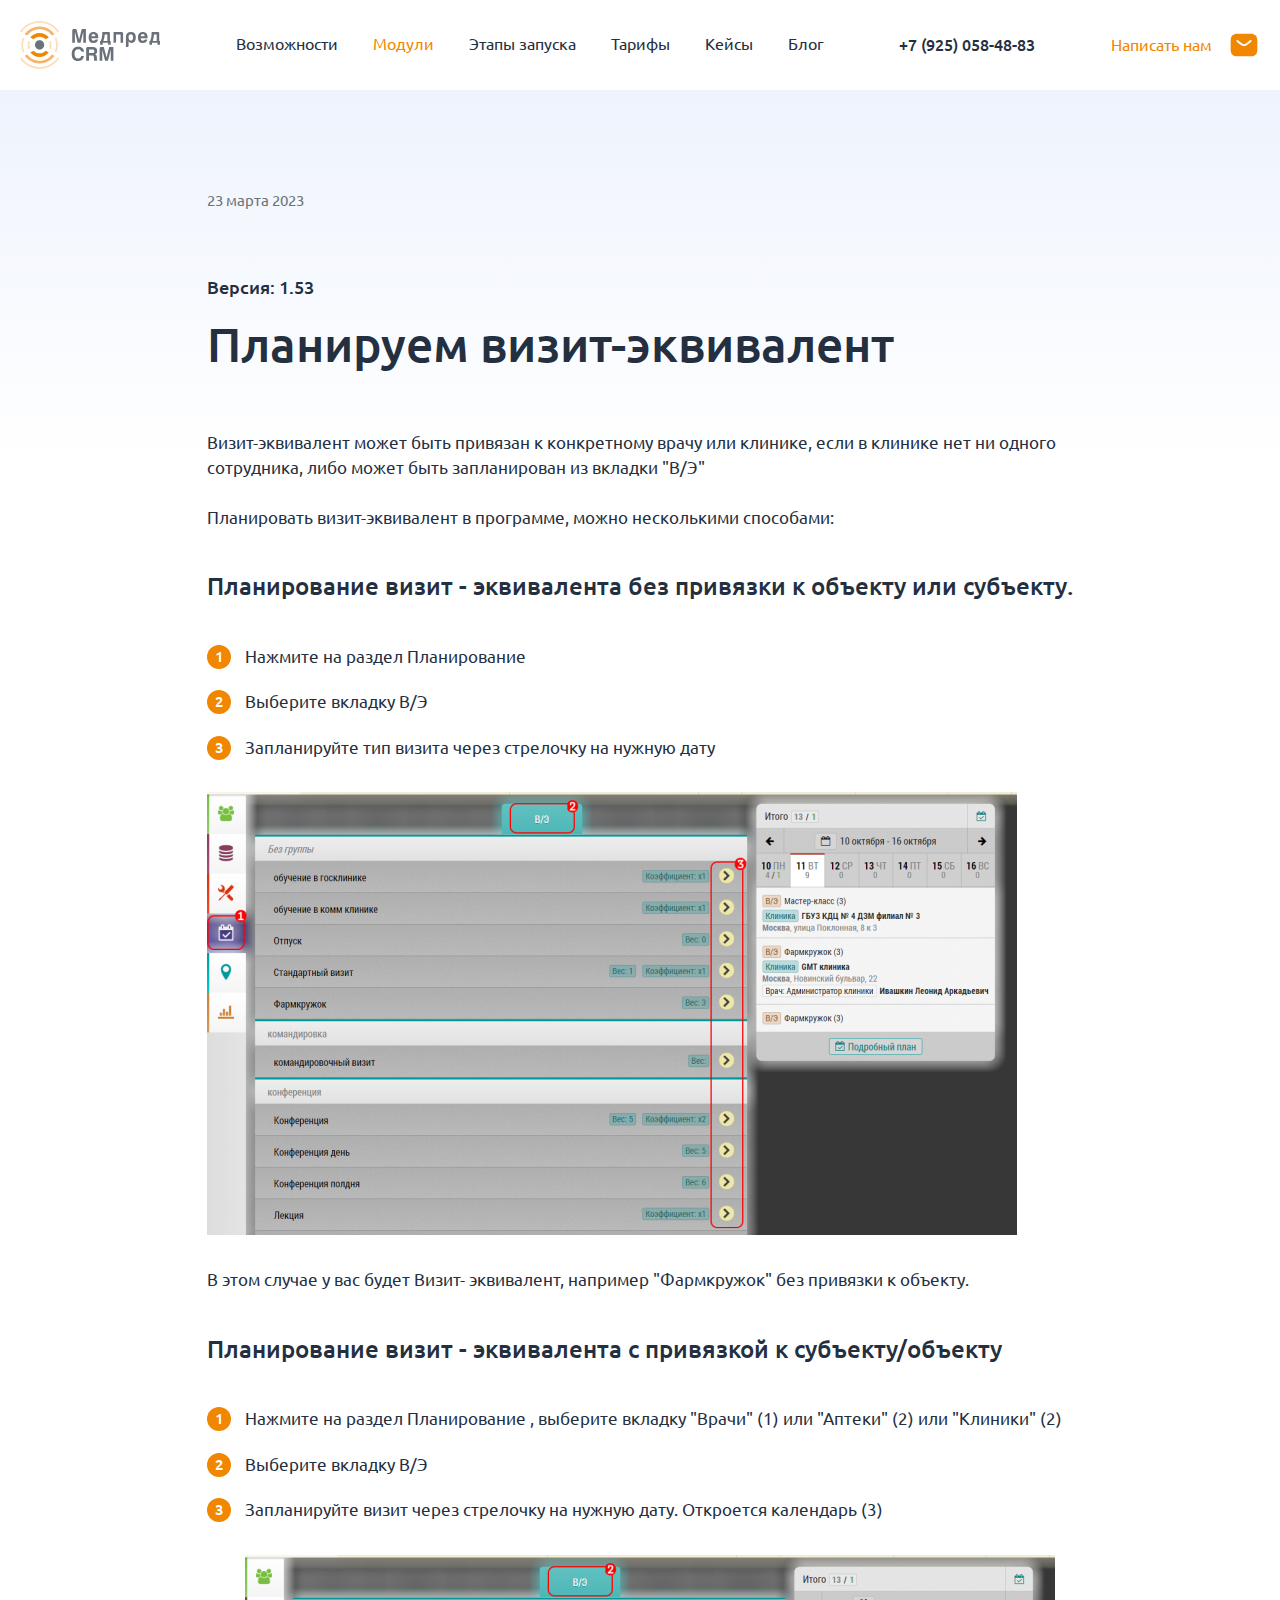
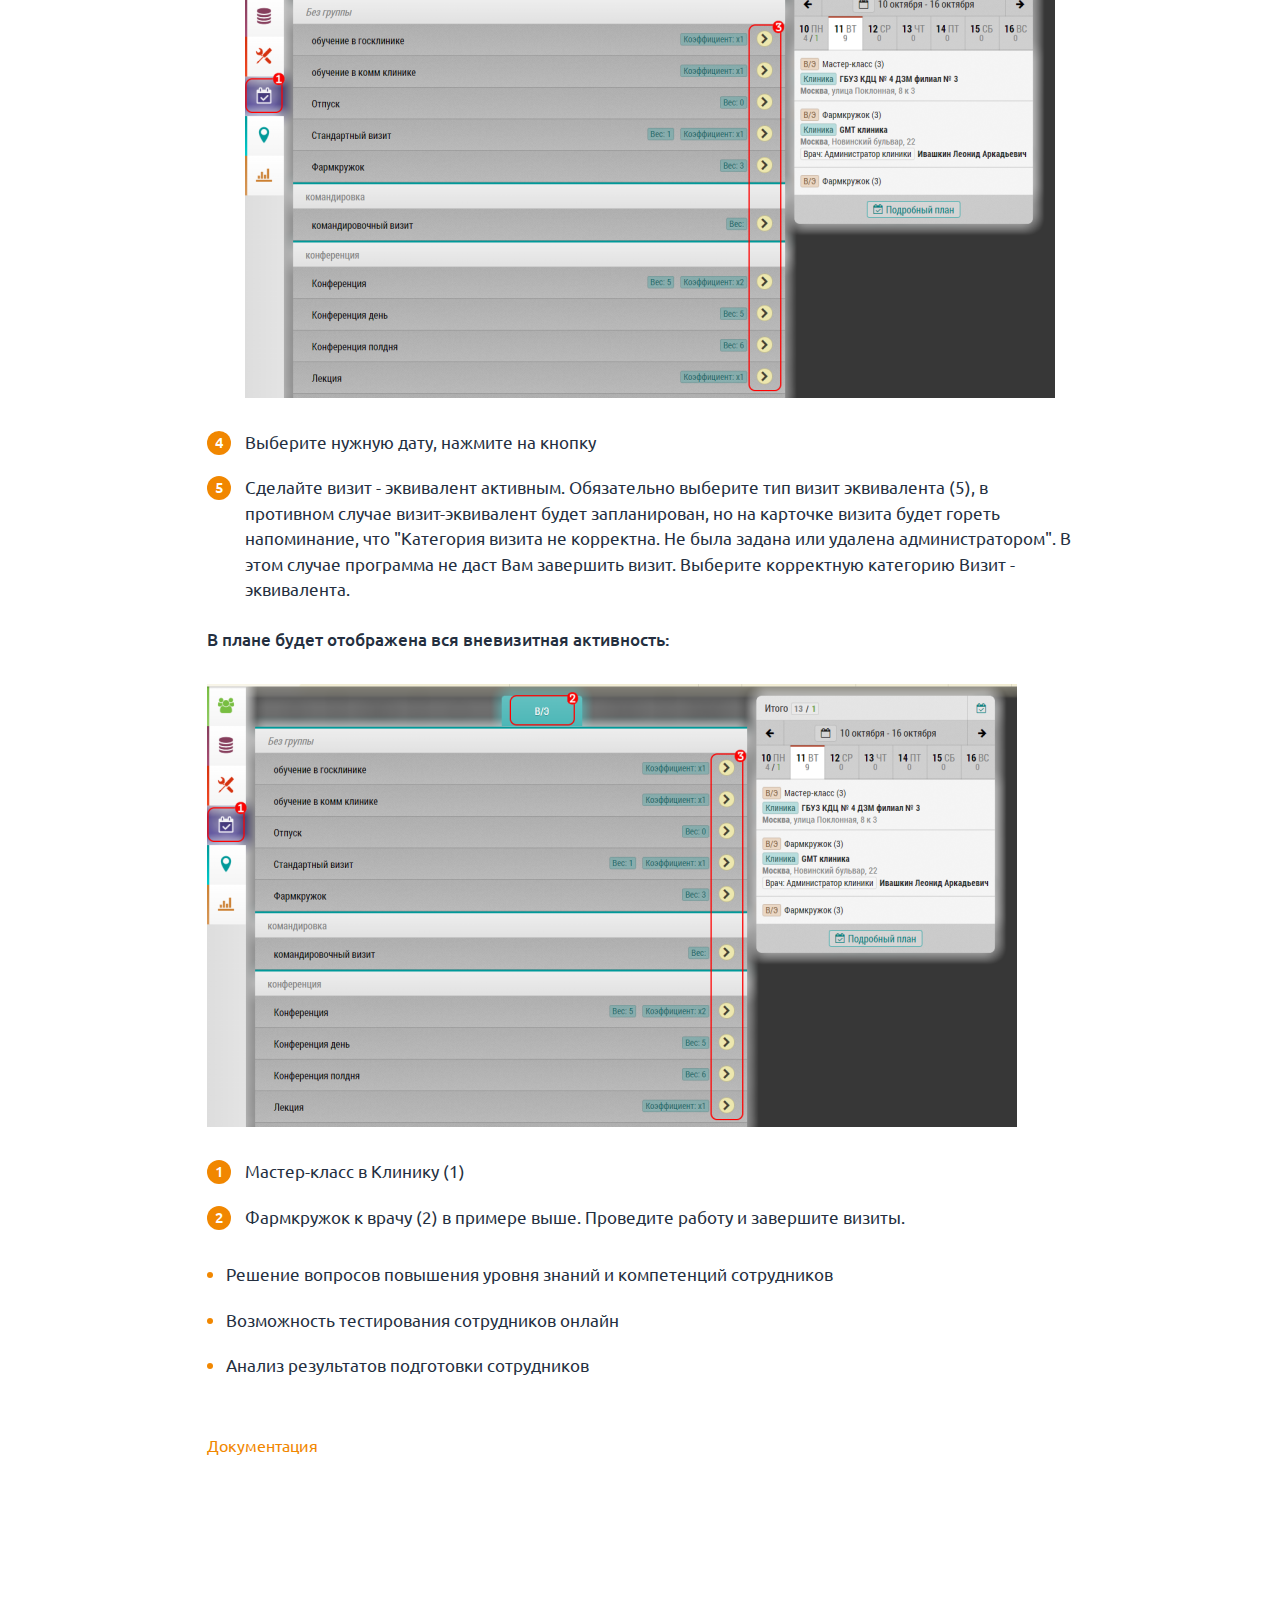
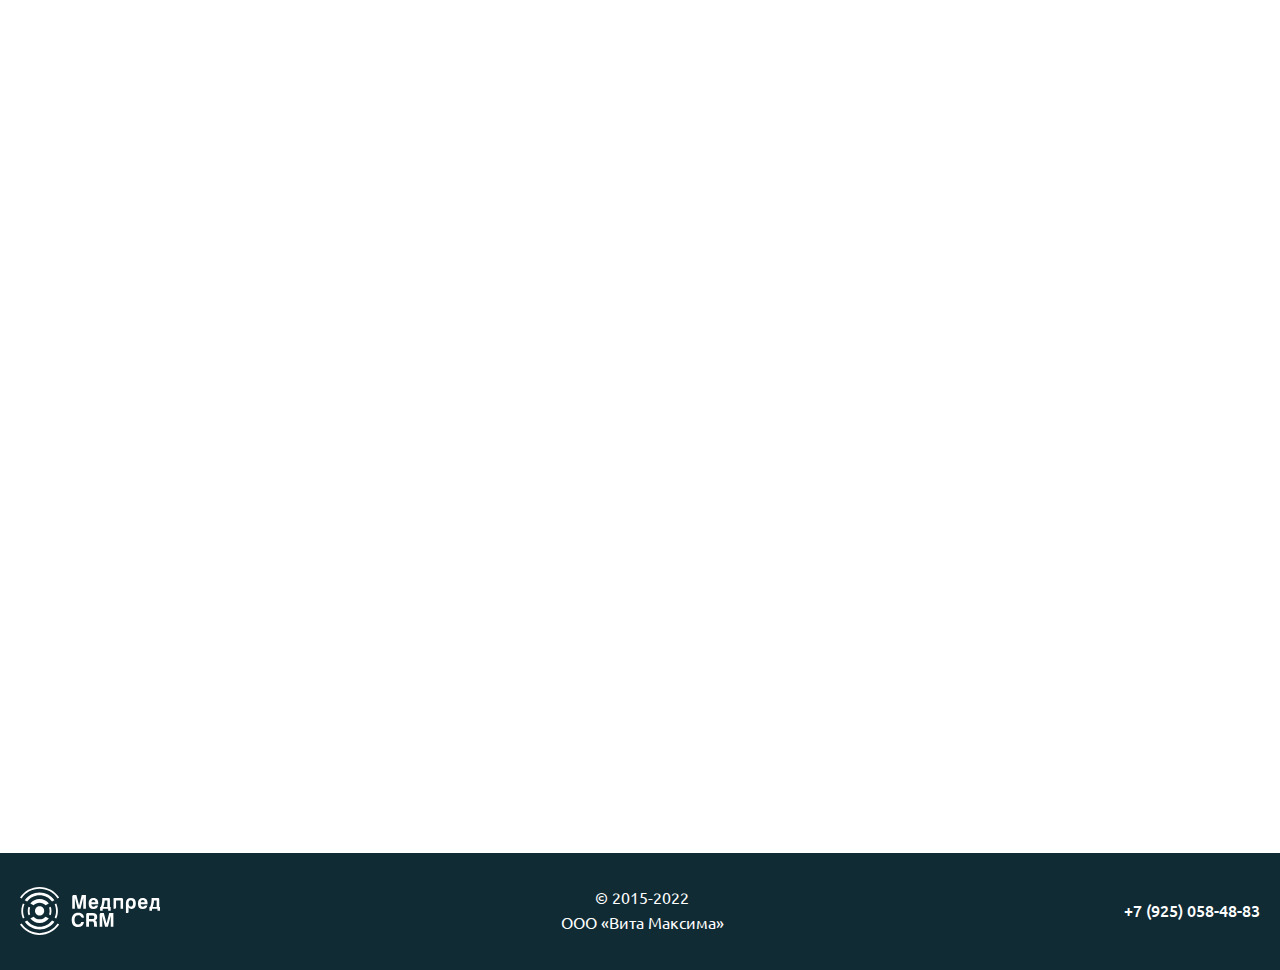
<file: article.html>
<!DOCTYPE html>
<html lang="ru">

<head>
	<meta charset="UTF-8">
	<meta name="viewport" content="width=device-width, initial-scale=1.0">
	<link rel="stylesheet" href="plugins/swiper/swiper.min.css">
	<link rel="stylesheet" href="plugins/fancybox/fancybox.css">
	<link rel="stylesheet" href="plugins/aos/aos.css">
	<link rel="stylesheet" href="css/style.css">
	<title>Главная</title>
</head>

<body>

	<!--svg Sprite-->
<svg width="0" height="0" class="hidden" style="display: none">
	<symbol viewBox="0 0 32 32" xmlns="http://www.w3.org/2000/svg" id="sms">
		<path
			d="M22.6665 4.6665H9.33317C5.33317 4.6665 2.6665 6.6665 2.6665 11.3332V20.6665C2.6665 25.3332 5.33317 27.3332 9.33317 27.3332H22.6665C26.6665 27.3332 29.3332 25.3332 29.3332 20.6665V11.3332C29.3332 6.6665 26.6665 4.6665 22.6665 4.6665ZM23.2932 12.7865L19.1198 16.1198C18.2398 16.8265 17.1198 17.1732 15.9998 17.1732C14.8798 17.1732 13.7465 16.8265 12.8798 16.1198L8.7065 12.7865C8.27984 12.4398 8.21317 11.7998 8.5465 11.3732C8.89317 10.9465 9.51984 10.8665 9.9465 11.2132L14.1198 14.5465C15.1332 15.3598 16.8532 15.3598 17.8665 14.5465L22.0398 11.2132C22.4665 10.8665 23.1065 10.9332 23.4398 11.3732C23.7865 11.7998 23.7198 12.4398 23.2932 12.7865Z" />
	</symbol>
	<symbol viewBox="0 0 16 17" xmlns="http://www.w3.org/2000/svg" id="arrow-btn">
		<path fill-rule="evenodd" clip-rule="evenodd"
			d="M0.583496 8.92709C0.583496 4.83324 3.90603 1.51123 8.00016 1.51123C8.41438 1.51123 8.75016 1.84702 8.75016 2.26123C8.75016 2.67544 8.41438 3.01123 8.00016 3.01123C4.73429 3.01123 2.0835 5.66183 2.0835 8.92709C2.0835 12.1923 4.73429 14.8429 8.00016 14.8429C11.266 14.8429 13.9168 12.1923 13.9168 8.92709C13.9168 8.51288 14.2526 8.17709 14.6668 8.17709C15.081 8.17709 15.4168 8.51288 15.4168 8.92709C15.4168 13.0209 12.0943 16.3429 8.00016 16.3429C3.90603 16.3429 0.583496 13.0209 0.583496 8.92709Z" />
		<path fill-rule="evenodd" clip-rule="evenodd"
			d="M14.6635 2.26435C14.9564 2.55724 14.9564 3.03211 14.6635 3.32501L9.19683 8.79167C8.90394 9.08457 8.42907 9.08457 8.13617 8.79167C7.84328 8.49878 7.84328 8.02391 8.13617 7.73101L13.6028 2.26435C13.8957 1.97145 14.3706 1.97145 14.6635 2.26435Z" />
		<path fill-rule="evenodd" clip-rule="evenodd"
			d="M10.6968 2.26123C10.6968 1.84702 11.0326 1.51123 11.4468 1.51123H14.6668C15.081 1.51123 15.4168 1.84702 15.4168 2.26123V5.48123C15.4168 5.89544 15.081 6.23123 14.6668 6.23123C14.2526 6.23123 13.9168 5.89544 13.9168 5.48123V3.01123H11.4468C11.0326 3.01123 10.6968 2.67544 10.6968 2.26123Z" />
	</symbol>
	<symbol viewBox="0 0 24 24" xmlns="http://www.w3.org/2000/svg" id="play">
		<path
			d="M4 11.9999V8.43989C4 4.01989 7.13 2.2099 10.96 4.4199L14.05 6.1999L17.14 7.9799C20.97 10.1899 20.97 13.8099 17.14 16.0199L14.05 17.7999L10.96 19.5799C7.13 21.7899 4 19.9799 4 15.5599V11.9999Z" />
	</symbol>
	<symbol viewBox="0 0 24 24" xmlns="http://www.w3.org/2000/svg" id="user">
		<path fill-rule="evenodd" clip-rule="evenodd"
			d="M12 2.75C9.65279 2.75 7.75 4.65279 7.75 7C7.75 9.34721 9.65279 11.25 12 11.25C14.3472 11.25 16.25 9.34721 16.25 7C16.25 4.65279 14.3472 2.75 12 2.75ZM6.25 7C6.25 3.82436 8.82436 1.25 12 1.25C15.1756 1.25 17.75 3.82436 17.75 7C17.75 10.1756 15.1756 12.75 12 12.75C8.82436 12.75 6.25 10.1756 6.25 7Z" />
		<path fill-rule="evenodd" clip-rule="evenodd"
			d="M2.66016 22C2.66016 17.5791 6.99728 14.25 12.0002 14.25C17.003 14.25 21.3401 17.5791 21.3401 22C21.3401 22.4142 21.0044 22.75 20.5901 22.75C20.1759 22.75 19.8401 22.4142 19.8401 22C19.8401 18.6809 16.4773 15.75 12.0002 15.75C7.52303 15.75 4.16016 18.6809 4.16016 22C4.16016 22.4142 3.82437 22.75 3.41016 22.75C2.99594 22.75 2.66016 22.4142 2.66016 22Z" />
	</symbol>
	<symbol viewBox="0 0 24 24" xmlns="http://www.w3.org/2000/svg" id="home">
		<path fill-rule="evenodd" clip-rule="evenodd"
			d="M11.4837 1.26893C12.5191 1.24465 13.5961 1.50772 14.4501 2.10555L20.6288 6.43468C20.6291 6.43483 20.6286 6.43452 20.6288 6.43468C21.2484 6.86672 21.7707 7.53283 22.1361 8.23291C22.5017 8.9333 22.75 9.74277 22.75 10.5V17.78C22.75 20.503 20.5254 22.74 17.79 22.74H6.21C3.47347 22.74 1.25 20.5019 1.25 17.77V10.36C1.25 9.6495 1.47441 8.88048 1.80418 8.20836C2.134 7.53615 2.60552 6.88682 3.16901 6.44837L8.55901 2.24837C9.38375 1.60692 10.4482 1.29321 11.4837 1.26893ZM9.48046 3.43199C9.48037 3.43205 9.48054 3.43192 9.48046 3.43199L4.09099 7.63157C3.75471 7.89312 3.4109 8.33901 3.15082 8.86909C2.89059 9.39946 2.75 9.94045 2.75 10.36V17.77C2.75 19.6781 4.30653 21.24 6.21 21.24H17.79C19.6946 21.24 21.25 19.6769 21.25 17.78V10.5C21.25 10.0472 21.0933 9.47665 20.8064 8.92703C20.5195 8.37737 20.1413 7.92324 19.7712 7.66527L19.7696 7.66421L13.5899 3.3344C13.5898 3.33434 13.59 3.33446 13.5899 3.3344C13.044 2.95235 12.2958 2.7503 11.5188 2.76852C10.7419 2.78674 10.0057 3.02357 9.48046 3.43199Z" />
		<path fill-rule="evenodd" clip-rule="evenodd"
			d="M12 14.24C12.4142 14.24 12.75 14.5758 12.75 14.99V17.99C12.75 18.4042 12.4142 18.74 12 18.74C11.5858 18.74 11.25 18.4042 11.25 17.99V14.99C11.25 14.5758 11.5858 14.24 12 14.24Z" />
	</symbol>
	<symbol viewBox="-3 4.5 24 24" xmlns="http://www.w3.org/2000/svg" id="phone">
		<path
			d="M13.8 25.52c-3.12 0-6.48-2.72-8.76-4.96-1.96-1.92-5.12-5.64-5.040-8.96 0.040-1.4 0.64-2.56 1.76-3.52 1.28-1.080 2.28-1.6 3.16-1.6 1.24 0 1.92 0.96 2.36 1.6 0.4 0.6 1.4 2.080 1.8 2.84 0.64 1.2 0.32 2.28-0.92 3.24-0.080 0.040-0.080 0.080-0.12 0.12-0.040 0.36 0.84 1.24 1.24 1.6l0.4 0.4c0.4 0.4 1.2 1.24 1.6 1.24 0.040 0 0.12-0.080 0.12-0.12 0.64-0.84 1.32-1.24 2.080-1.24 0.48 0 0.88 0.16 1.16 0.32 0.76 0.4 2.24 1.4 2.84 1.8 0.56 0.4 1.44 1 1.6 2.040 0.12 0.96-0.36 2.040-1.56 3.48-1.040 1.16-2.28 1.72-3.72 1.72v0zM4.96 8.12c-0.24 0-0.84 0.16-2.080 1.2-0.76 0.64-1.16 1.4-1.2 2.32-0.080 2 1.56 4.8 4.48 7.72 2.84 2.84 5.6 4.48 7.6 4.48v0c0.96 0 1.8-0.4 2.48-1.2 1.12-1.32 1.24-1.92 1.2-2.16-0.040-0.28-0.32-0.52-0.88-0.88-0.44-0.32-1.96-1.32-2.68-1.72-0.12-0.080-0.24-0.12-0.36-0.12-0.2 0-0.48 0.2-0.76 0.6-0.48 0.64-1.040 0.76-1.44 0.76v0c-1.080 0-2.040-0.96-2.8-1.72l-0.36-0.36c-0.8-0.8-1.8-1.76-1.72-2.88 0.040-0.36 0.16-0.88 0.76-1.32 0.76-0.56 0.64-0.8 0.48-1.12-0.4-0.72-1.4-2.24-1.72-2.68-0.48-0.68-0.72-0.92-1-0.92z">
		</path>
	</symbol>
	<symbol viewBox="0 0 24 24" xmlns="http://www.w3.org/2000/svg" id="mail">
		<path fill-rule="evenodd" clip-rule="evenodd"
			d="M3.88534 5.2371C3.20538 5.86848 2.75 6.89295 2.75 8.5V15.5C2.75 17.1071 3.20538 18.1315 3.88534 18.7629C4.57535 19.4036 5.61497 19.75 7 19.75H17C18.385 19.75 19.4246 19.4036 20.1147 18.7629C20.7946 18.1315 21.25 17.1071 21.25 15.5V8.5C21.25 6.89295 20.7946 5.86848 20.1147 5.2371C19.4246 4.59637 18.385 4.25 17 4.25H7C5.61497 4.25 4.57535 4.59637 3.88534 5.2371ZM2.86466 4.13791C3.92465 3.15363 5.38503 2.75 7 2.75H17C18.615 2.75 20.0754 3.15363 21.1353 4.13791C22.2054 5.13152 22.75 6.60705 22.75 8.5V15.5C22.75 17.393 22.2054 18.8685 21.1353 19.8621C20.0754 20.8464 18.615 21.25 17 21.25H7C5.38503 21.25 3.92465 20.8464 2.86466 19.8621C1.79462 18.8685 1.25 17.393 1.25 15.5V8.5C1.25 6.60705 1.79462 5.13152 2.86466 4.13791Z" />
		<path fill-rule="evenodd" clip-rule="evenodd"
			d="M17.586 8.53196C17.8445 8.85561 17.7917 9.32754 17.4681 9.58605L14.3372 12.0868C13.0338 13.1244 10.9563 13.1244 9.65289 12.0868L9.65104 12.0853L6.53105 9.58531C6.2078 9.3263 6.15573 8.85429 6.41474 8.53105C6.67375 8.2078 7.14576 8.15573 7.46901 8.41474L10.588 10.9139C11.3446 11.5155 12.6462 11.5154 13.4026 10.9135C13.4027 10.9134 13.4025 10.9136 13.4026 10.9135L16.532 8.41401C16.8556 8.15551 17.3275 8.20832 17.586 8.53196Z" />
	</symbol>
	<symbol viewBox="0 0 418 341" xmlns="http://www.w3.org/2000/svg" id="news">
		<path
			d="M335 32C335 14.3269 320.673 0 303 0H418V113C418 95.3269 403.673 81 386 81H367C349.327 81 335 66.6731 335 49V32Z" />
		<path
			d="M144.5 317C144.5 330.255 155.245 341 168.5 341H0V261C0 278.673 14.3269 293 32 293H120.5C133.755 293 144.5 303.745 144.5 317Z" />
	</symbol>
	<symbol viewBox="0 0 418 341" xmlns="http://www.w3.org/2000/svg" id="news-2">

	</symbol>
</svg>
<!--svg Sprite-->

	<div class="wrapper">
		<header class="header">
			<div class='container'>
				<div class="header__row">
					<div class="header__left">
						<div class="header__logo">
							<a href="/" class="logo">
								<img src="img/logo.svg" alt="#" />
							</a>
						</div>
					</div>
					<div class="header__center">
						<div class="header__menu">
							<div class="menu js-menu">
								<nav class="menu__body">
									<ul class="menu__list">
										<li class="menu__item">
											<a href="#" class="menu__link">Возможности</a>
										</li>
										<li class="menu__item">
											<a href="#" class="menu__link active">Модули</a>
										</li>
										<li class="menu__item">
											<a href="#" class="menu__link">Этапы запуска</a>
										</li>
										<li class="menu__item">
											<a href="#" class="menu__link">Тарифы</a>
										</li>
										<li class="menu__item">
											<a href="#" class="menu__link">Кейсы</a>
										</li>
										<li class="menu__item">
											<a href="#" class="menu__link">Блог</a>
										</li>
									</ul>
								</nav>
							</div>
						</div>
					</div>
					<div class="header__phone" data-da=".menu__body,575.98,last">
						<a href="tel:79250584883" class="header__tel">+7 (925) 058-48-83</a>
					</div>
					<div class="header__right">
						<div class="header__body">
							<div class="header__button">
								<a href="#" class="header__btn">
									Написать нам
									<svg>
										<use xlink:href="#sms"></use>
									</svg>
								</a>
							</div>
							<div class="header__icon">
								<div class="icon-menu js-menu__btn">
									<span></span>
									<span></span>
									<span></span>
								</div>
							</div>
						</div>
					</div>
				</div>
			</div>
		</header>
		<div class="main">

<div class='container'>
	<div class="article">
		<div class="article__date">
			23 марта 2023
		</div>
		<div class="article__text">
			Версия: 1.53
		</div>
		<div class="article__title">
			<h1>Планируем визит-эквивалент</h1>
		</div>
		<div class="detail-text">
			<p>
				Визит-эквивалент может быть привязан к конкретному врачу или клинике, если в клинике нет ни одного
				сотрудника,
				либо может быть запланирован из вкладки "В/Э"
			</p>
			<p>
				Планировать визит-эквивалент в программе, можно несколькими способами:
			</p>
			<h3>
				Планирование визит - эквивалента без привязки к объекту или субъекту.
			</h3>
			<ol>
				<li>
					Нажмите на раздел Планирование
				</li>
				<li>
					Выберите вкладку В/Э
				</li>
				<li>
					Запланируйте тип визита через стрелочку на нужную дату
				</li>
			</ol>
			<img src="img/news.png" alt="#" />
			<p>
				В этом случае у вас будет Визит- эквивалент, например "Фармкружок" без привязки к объекту.
			</p>
			<h3>
				Планирование визит - эквивалента с привязкой к субъекту/объекту
			</h3>
			<ol>
				<li>
					Нажмите на раздел Планирование , выберите вкладку "Врачи" (1) или "Аптеки" (2) или "Клиники" (2)
				</li>
				<li>
					Выберите вкладку В/Э
				</li>
				<li>
					Запланируйте визит через стрелочку на нужную дату. Откроется календарь (3)
					<img src="img/news.png" alt="#" />
				</li>
				<li>
					Выберите нужную дату, нажмите на кнопку
				</li>
				<li>
					Сделайте визит - эквивалент активным. Обязательно выберите тип визит эквивалента (5), в противном случае
					визит-эквивалент будет запланирован, но на карточке визита будет гореть напоминание, что "Категория
					визита
					не корректна. Не была задана или удалена администратором". В этом случае программа не даст Вам завершить
					визит. Выберите корректную категорию Визит - эквивалента.
				</li>
				<p>
					<b>В плане будет отображена вся вневизитная активность:</b>
				</p>
				<img src="img/news.png" alt="#" />
				<ol>
					<li>
						Мастер-класс в Клинику (1)
					</li>
					<li>
						Фармкружок к врачу (2) в примере выше. Проведите работу и завершите визиты.
					</li>
				</ol>
				<ul>
					<li>
						Решение вопросов повышения уровня знаний и компетенций сотрудников
					</li>
					<li>
						Возможность тестирования сотрудников онлайн
					</li>
					<li>
						Анализ результатов подготовки сотрудников
					</li>
				</ul>
			</ol>
		</div>
		<div class="article__link">
			<a href="#">Документация</a>
		</div>
	</div>
</div>

<div class="block-news">
	<div class='container'>
		<div class="block-news__top" data-aos="fade" data-aos-duration="1000">
			<div class="block-news__title">
				Другие публикации
			</div>
			<a href="#" class="block-news__link">Все публикации</a>
		</div>
		<div class="news-list">
			<div class="news-list__col" data-aos="fade" data-aos-duration="1000">
				<div class="item-news">
					<a href="#" class="item-news__top">
						<div class="item-news__date">
							31 сентября
						</div>
						<div class="item-news__link">
							<svg>
								<use xlink:href="#arrow-btn"></use>
							</svg>
						</div>
						<div class="item-news__img">
							<picture>
								<source srcset="img/news.webp" type="image/webp">
								<img src="img/news.png" alt="#" />
							</picture>
						</div>
						<div class="item-news__elem">
							<svg>
								<use xlink:href="#news"></use>
							</svg>
						</div>
					</a>
					<div class="item-news__title">
						<a href="#">
							Quis autem vel eum iure reprehenderit
						</a>
					</div>
					<div class="item-news__text">
						At vero eos et accusamus et iusto odio dignissimos ducimus qui blanditiis praesentium voluptatum
						deleniti atque corrupti quos dolores et quas molestias excepturi
					</div>
				</div>
			</div>
			<div class="news-list__col" data-aos="fade" data-aos-duration="1000">
				<div class="item-news">
					<a href="#" class="item-news__top">
						<div class="item-news__date">
							11 марта
						</div>
						<div class="item-news__link">
							<svg>
								<use xlink:href="#arrow-btn"></use>
							</svg>
						</div>
						<div class="item-news__img">
							<picture>
								<source srcset="img/news.webp" type="image/webp">
								<img src="img/news.png" alt="#" />
							</picture>
						</div>
						<div class="item-news__elem">
							<svg>
								<use xlink:href="#news"></use>
							</svg>
						</div>
					</a>
					<div class="item-news__title">
						<a href="#">
							Et harum quidem rerum facilis est et expedita
						</a>
					</div>
					<div class="item-news__text">
						At vero eos et accusamus et iusto odio dignissimos ducimus qui blanditiis praesentium voluptatum
						deleniti atque corrupti quos dolores et quas molestias excepturi
					</div>
				</div>
			</div>
			<div class="news-list__col" data-aos="fade" data-aos-duration="1000">
				<div class="item-news">
					<a href="#" class="item-news__top">
						<div class="item-news__date">
							9 марта
						</div>
						<div class="item-news__link">
							<svg>
								<use xlink:href="#arrow-btn"></use>
							</svg>
						</div>
						<div class="item-news__img">
							<picture>
								<source srcset="img/news.webp" type="image/webp">
								<img src="img/news.png" alt="#" />
							</picture>
						</div>
						<div class="item-news__elem">
							<svg>
								<use xlink:href="#news"></use>
							</svg>
						</div>
					</a>
					<div class="item-news__title">
						<a href="#">
							Nemo enim ipsam voluptatem quia voluptas sit aspernatur
						</a>
					</div>
					<div class="item-news__text">
						At vero eos et accusamus et iusto odio dignissimos ducimus qui blanditiis praesentium voluptatum
						deleniti atque corrupti quos dolores et quas molestias excepturi
					</div>
				</div>
			</div>
		</div>
	</div>
</div>





</div> <!-- end main -->

<footer class="footer">
	<div class='container'>
		<div class="footer__row">
			<div class="footer__left">
				<div class="footer__logo">
					<img src="img/footer-logo.svg" alt="#" />
				</div>
			</div>
			<div class="footer__center">
				<div class="footer__text">
					© 2015-2022<br>
					ООО «Вита Максима»
				</div>
			</div>
			<div class="footer__right">
				<a href="tel:79250584883" class="footer__tel">+7 (925) 058-48-83</a>
			</div>
		</div>
	</div>
</footer>

</div> <!-- end wrapper -->







<script src="js/jquery-3.6.0.min.js"></script>
<script src="js/dynamicAdapt.js"></script>
<script src="plugins/swiper/swiper.min.js"></script>
<script src="plugins/fancybox/fancybox.umd.js"></script>
<script src="plugins/aos/aos.js"></script>
<script src="plugins/inputmask/jquery.inputmask.js"></script>
<script src="js/script.js"></script>

</body>

</html>
</file>
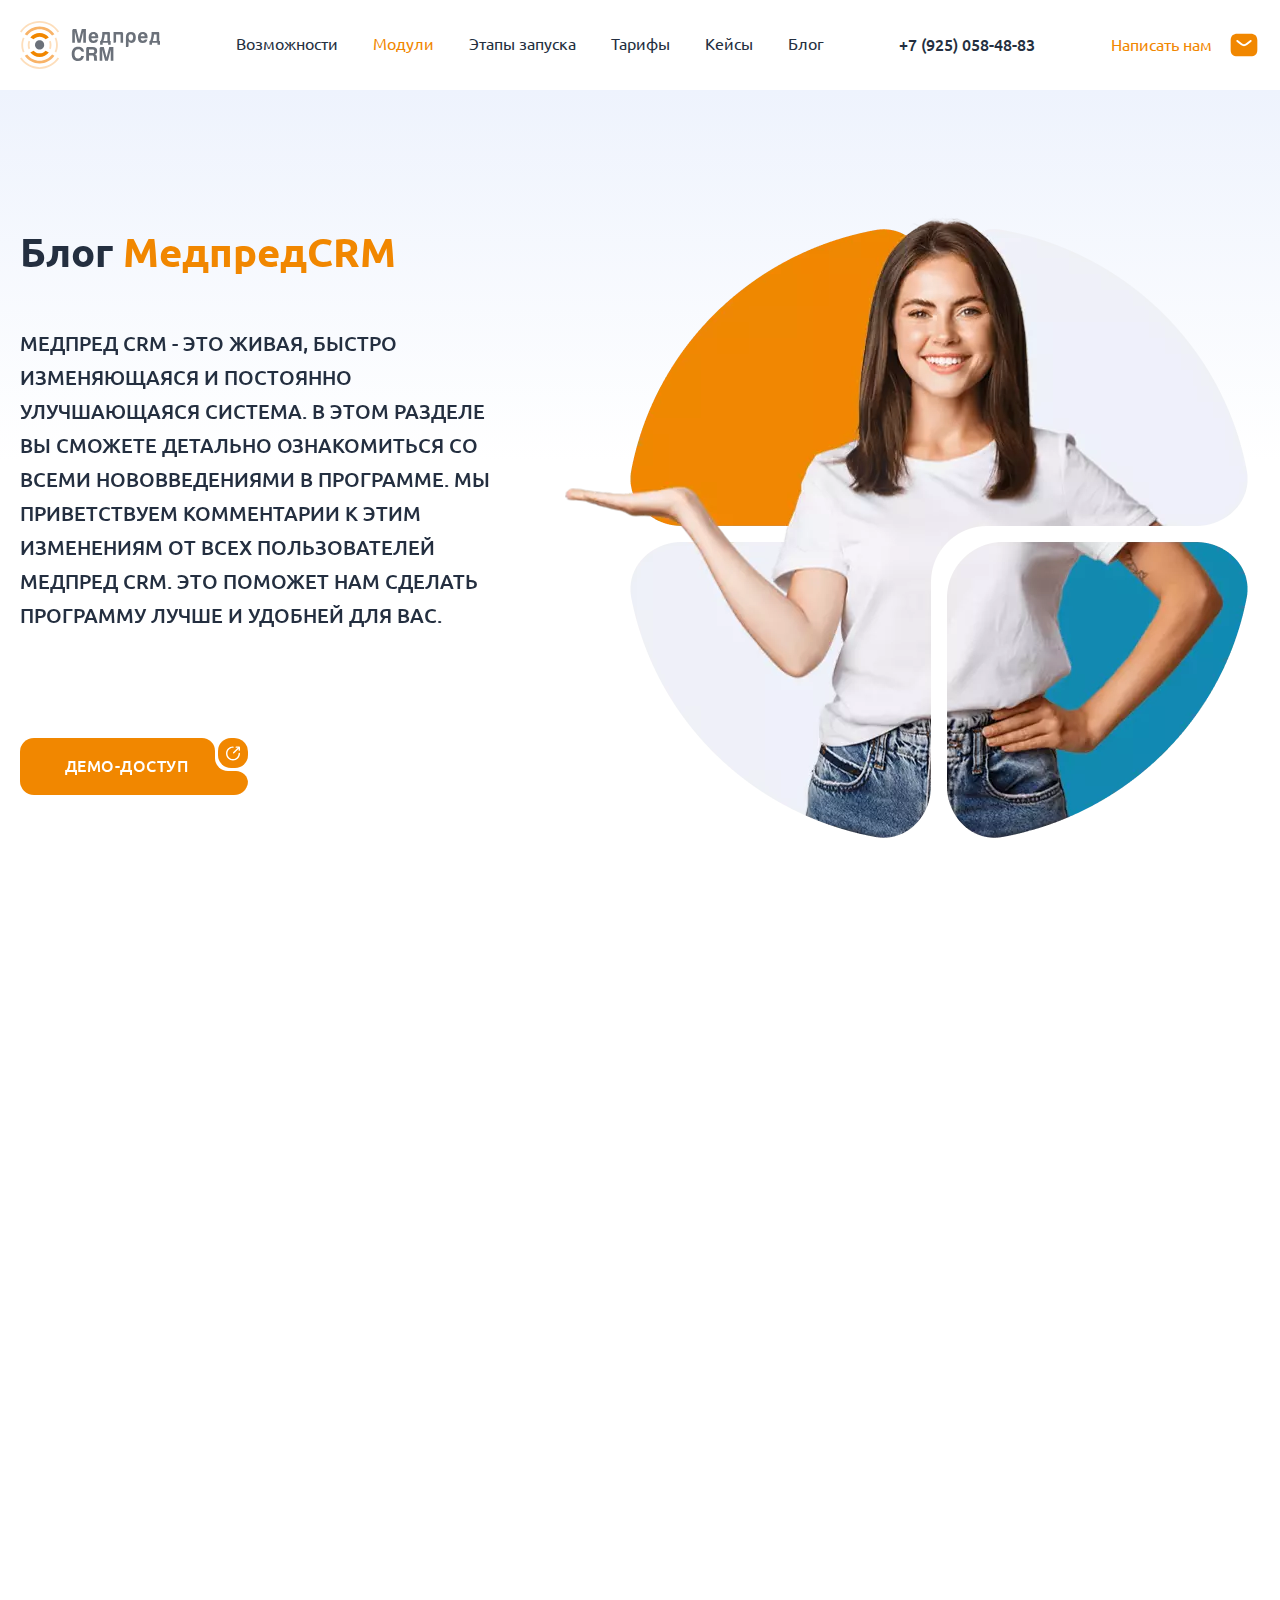
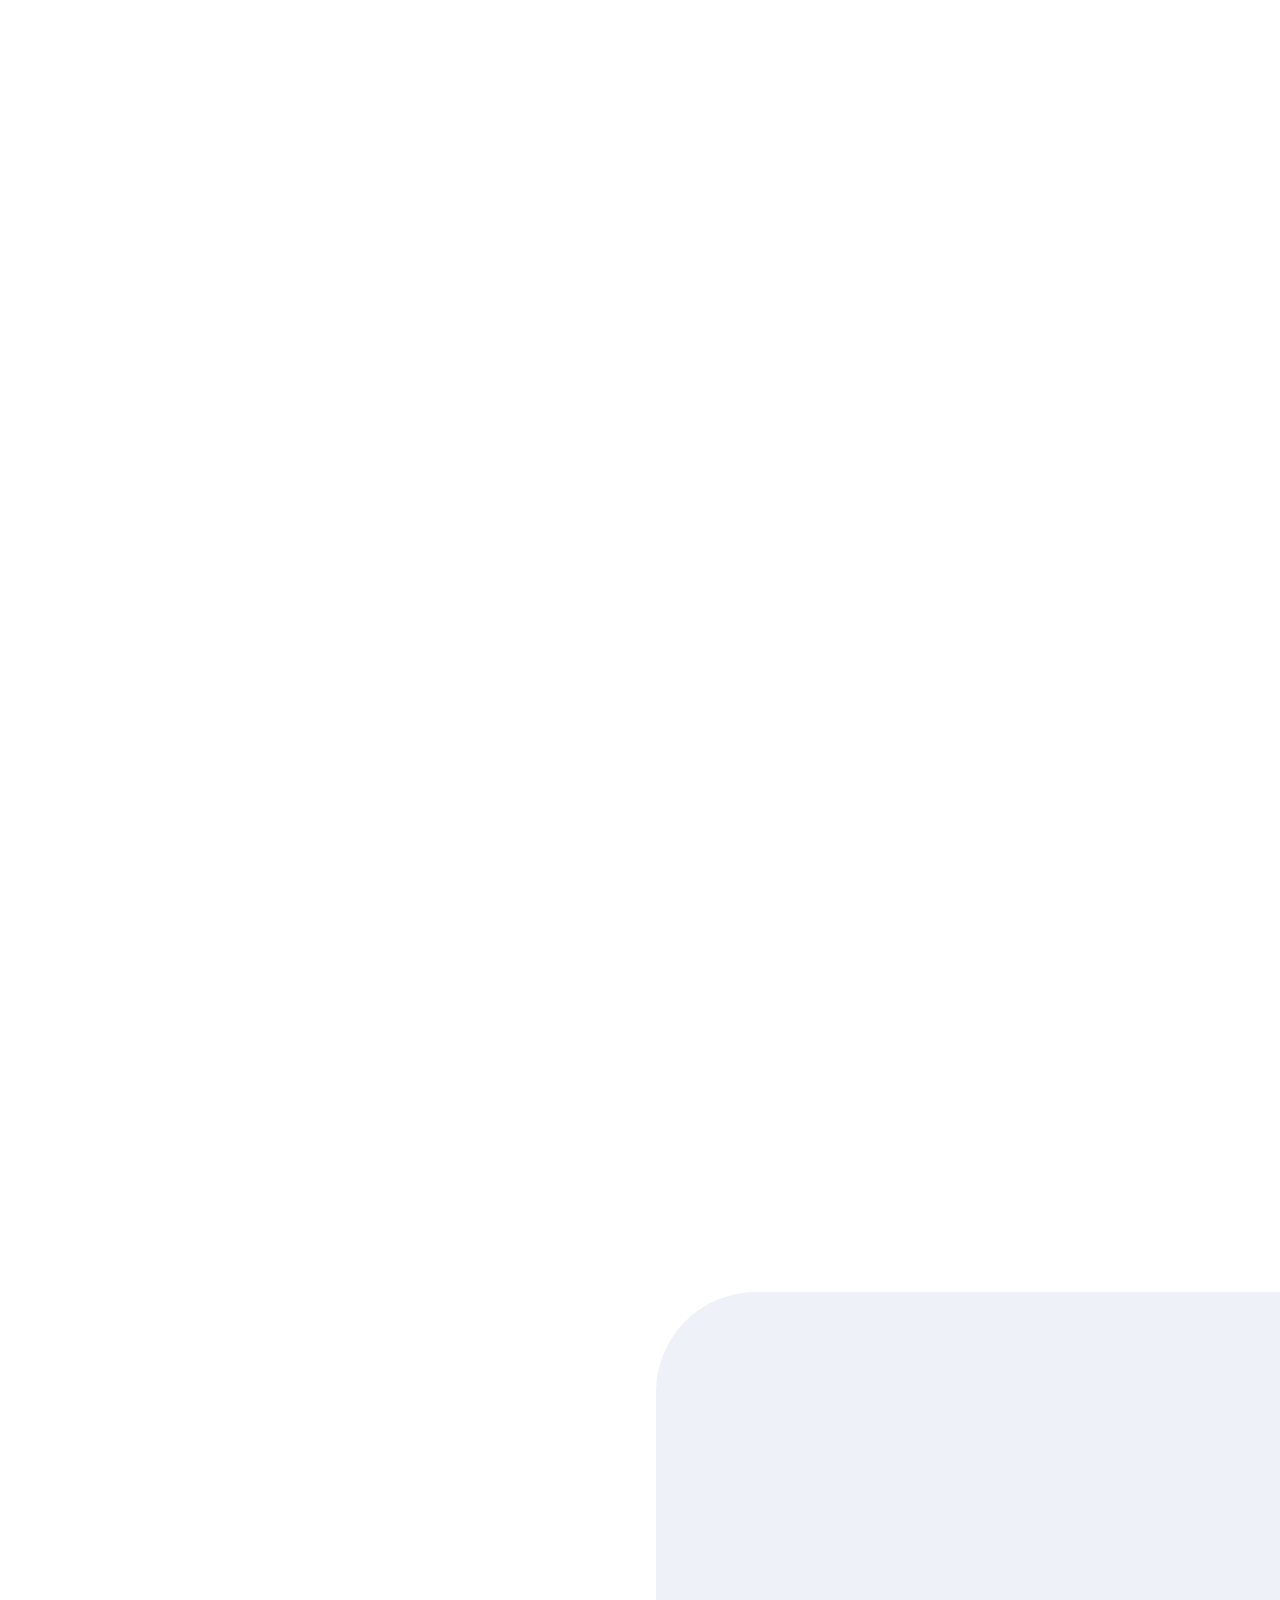
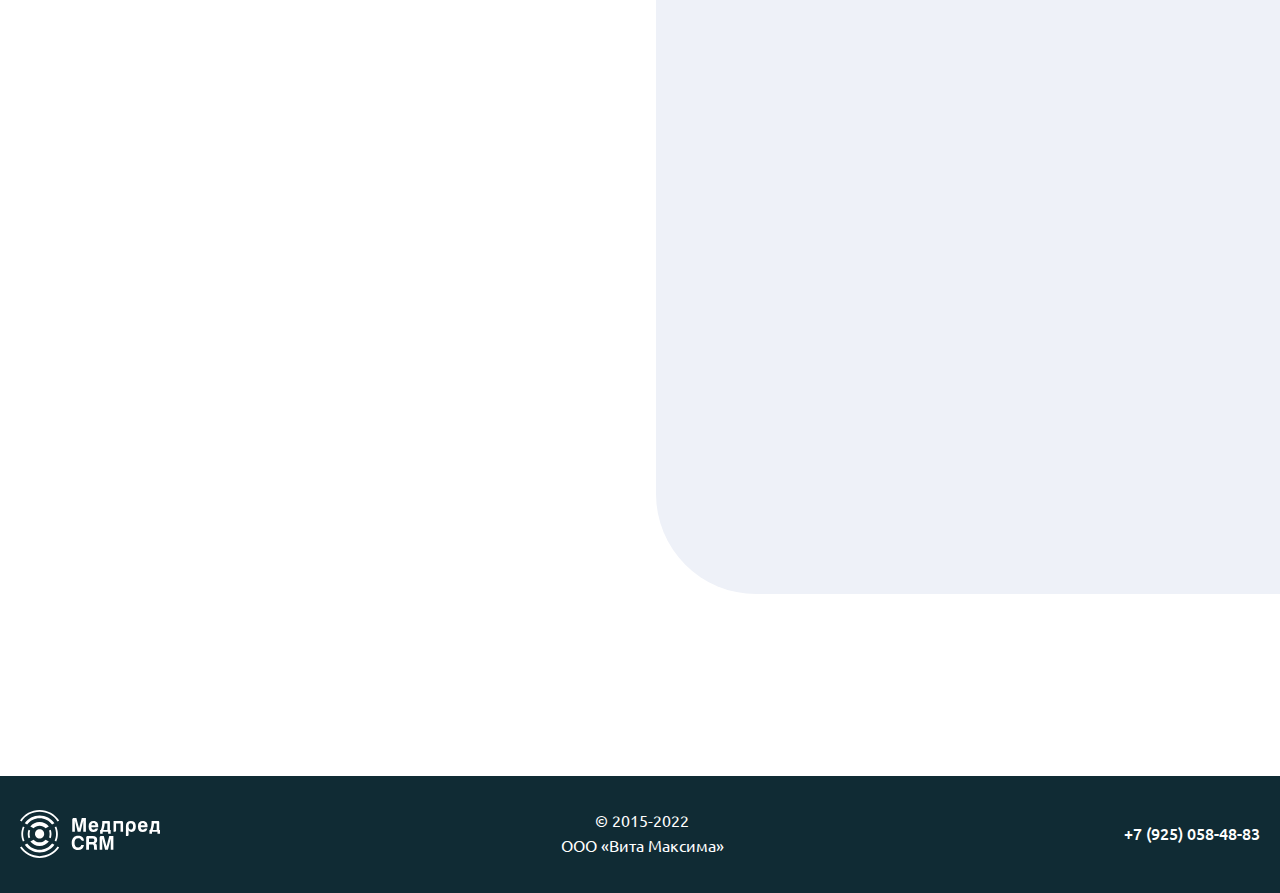
<file: blog.html>
<!DOCTYPE html>
<html lang="ru">

<head>
	<meta charset="UTF-8">
	<meta name="viewport" content="width=device-width, initial-scale=1.0">
	<link rel="stylesheet" href="plugins/swiper/swiper.min.css">
	<link rel="stylesheet" href="plugins/fancybox/fancybox.css">
	<link rel="stylesheet" href="plugins/aos/aos.css">
	<link rel="stylesheet" href="css/style.css">
	<title>Главная</title>
</head>

<body>

	<!--svg Sprite-->
<svg width="0" height="0" class="hidden" style="display: none">
	<symbol viewBox="0 0 32 32" xmlns="http://www.w3.org/2000/svg" id="sms">
		<path
			d="M22.6665 4.6665H9.33317C5.33317 4.6665 2.6665 6.6665 2.6665 11.3332V20.6665C2.6665 25.3332 5.33317 27.3332 9.33317 27.3332H22.6665C26.6665 27.3332 29.3332 25.3332 29.3332 20.6665V11.3332C29.3332 6.6665 26.6665 4.6665 22.6665 4.6665ZM23.2932 12.7865L19.1198 16.1198C18.2398 16.8265 17.1198 17.1732 15.9998 17.1732C14.8798 17.1732 13.7465 16.8265 12.8798 16.1198L8.7065 12.7865C8.27984 12.4398 8.21317 11.7998 8.5465 11.3732C8.89317 10.9465 9.51984 10.8665 9.9465 11.2132L14.1198 14.5465C15.1332 15.3598 16.8532 15.3598 17.8665 14.5465L22.0398 11.2132C22.4665 10.8665 23.1065 10.9332 23.4398 11.3732C23.7865 11.7998 23.7198 12.4398 23.2932 12.7865Z" />
	</symbol>
	<symbol viewBox="0 0 16 17" xmlns="http://www.w3.org/2000/svg" id="arrow-btn">
		<path fill-rule="evenodd" clip-rule="evenodd"
			d="M0.583496 8.92709C0.583496 4.83324 3.90603 1.51123 8.00016 1.51123C8.41438 1.51123 8.75016 1.84702 8.75016 2.26123C8.75016 2.67544 8.41438 3.01123 8.00016 3.01123C4.73429 3.01123 2.0835 5.66183 2.0835 8.92709C2.0835 12.1923 4.73429 14.8429 8.00016 14.8429C11.266 14.8429 13.9168 12.1923 13.9168 8.92709C13.9168 8.51288 14.2526 8.17709 14.6668 8.17709C15.081 8.17709 15.4168 8.51288 15.4168 8.92709C15.4168 13.0209 12.0943 16.3429 8.00016 16.3429C3.90603 16.3429 0.583496 13.0209 0.583496 8.92709Z" />
		<path fill-rule="evenodd" clip-rule="evenodd"
			d="M14.6635 2.26435C14.9564 2.55724 14.9564 3.03211 14.6635 3.32501L9.19683 8.79167C8.90394 9.08457 8.42907 9.08457 8.13617 8.79167C7.84328 8.49878 7.84328 8.02391 8.13617 7.73101L13.6028 2.26435C13.8957 1.97145 14.3706 1.97145 14.6635 2.26435Z" />
		<path fill-rule="evenodd" clip-rule="evenodd"
			d="M10.6968 2.26123C10.6968 1.84702 11.0326 1.51123 11.4468 1.51123H14.6668C15.081 1.51123 15.4168 1.84702 15.4168 2.26123V5.48123C15.4168 5.89544 15.081 6.23123 14.6668 6.23123C14.2526 6.23123 13.9168 5.89544 13.9168 5.48123V3.01123H11.4468C11.0326 3.01123 10.6968 2.67544 10.6968 2.26123Z" />
	</symbol>
	<symbol viewBox="0 0 24 24" xmlns="http://www.w3.org/2000/svg" id="play">
		<path
			d="M4 11.9999V8.43989C4 4.01989 7.13 2.2099 10.96 4.4199L14.05 6.1999L17.14 7.9799C20.97 10.1899 20.97 13.8099 17.14 16.0199L14.05 17.7999L10.96 19.5799C7.13 21.7899 4 19.9799 4 15.5599V11.9999Z" />
	</symbol>
	<symbol viewBox="0 0 24 24" xmlns="http://www.w3.org/2000/svg" id="user">
		<path fill-rule="evenodd" clip-rule="evenodd"
			d="M12 2.75C9.65279 2.75 7.75 4.65279 7.75 7C7.75 9.34721 9.65279 11.25 12 11.25C14.3472 11.25 16.25 9.34721 16.25 7C16.25 4.65279 14.3472 2.75 12 2.75ZM6.25 7C6.25 3.82436 8.82436 1.25 12 1.25C15.1756 1.25 17.75 3.82436 17.75 7C17.75 10.1756 15.1756 12.75 12 12.75C8.82436 12.75 6.25 10.1756 6.25 7Z" />
		<path fill-rule="evenodd" clip-rule="evenodd"
			d="M2.66016 22C2.66016 17.5791 6.99728 14.25 12.0002 14.25C17.003 14.25 21.3401 17.5791 21.3401 22C21.3401 22.4142 21.0044 22.75 20.5901 22.75C20.1759 22.75 19.8401 22.4142 19.8401 22C19.8401 18.6809 16.4773 15.75 12.0002 15.75C7.52303 15.75 4.16016 18.6809 4.16016 22C4.16016 22.4142 3.82437 22.75 3.41016 22.75C2.99594 22.75 2.66016 22.4142 2.66016 22Z" />
	</symbol>
	<symbol viewBox="0 0 24 24" xmlns="http://www.w3.org/2000/svg" id="home">
		<path fill-rule="evenodd" clip-rule="evenodd"
			d="M11.4837 1.26893C12.5191 1.24465 13.5961 1.50772 14.4501 2.10555L20.6288 6.43468C20.6291 6.43483 20.6286 6.43452 20.6288 6.43468C21.2484 6.86672 21.7707 7.53283 22.1361 8.23291C22.5017 8.9333 22.75 9.74277 22.75 10.5V17.78C22.75 20.503 20.5254 22.74 17.79 22.74H6.21C3.47347 22.74 1.25 20.5019 1.25 17.77V10.36C1.25 9.6495 1.47441 8.88048 1.80418 8.20836C2.134 7.53615 2.60552 6.88682 3.16901 6.44837L8.55901 2.24837C9.38375 1.60692 10.4482 1.29321 11.4837 1.26893ZM9.48046 3.43199C9.48037 3.43205 9.48054 3.43192 9.48046 3.43199L4.09099 7.63157C3.75471 7.89312 3.4109 8.33901 3.15082 8.86909C2.89059 9.39946 2.75 9.94045 2.75 10.36V17.77C2.75 19.6781 4.30653 21.24 6.21 21.24H17.79C19.6946 21.24 21.25 19.6769 21.25 17.78V10.5C21.25 10.0472 21.0933 9.47665 20.8064 8.92703C20.5195 8.37737 20.1413 7.92324 19.7712 7.66527L19.7696 7.66421L13.5899 3.3344C13.5898 3.33434 13.59 3.33446 13.5899 3.3344C13.044 2.95235 12.2958 2.7503 11.5188 2.76852C10.7419 2.78674 10.0057 3.02357 9.48046 3.43199Z" />
		<path fill-rule="evenodd" clip-rule="evenodd"
			d="M12 14.24C12.4142 14.24 12.75 14.5758 12.75 14.99V17.99C12.75 18.4042 12.4142 18.74 12 18.74C11.5858 18.74 11.25 18.4042 11.25 17.99V14.99C11.25 14.5758 11.5858 14.24 12 14.24Z" />
	</symbol>
	<symbol viewBox="-3 4.5 24 24" xmlns="http://www.w3.org/2000/svg" id="phone">
		<path
			d="M13.8 25.52c-3.12 0-6.48-2.72-8.76-4.96-1.96-1.92-5.12-5.64-5.040-8.96 0.040-1.4 0.64-2.56 1.76-3.52 1.28-1.080 2.28-1.6 3.16-1.6 1.24 0 1.92 0.96 2.36 1.6 0.4 0.6 1.4 2.080 1.8 2.84 0.64 1.2 0.32 2.28-0.92 3.24-0.080 0.040-0.080 0.080-0.12 0.12-0.040 0.36 0.84 1.24 1.24 1.6l0.4 0.4c0.4 0.4 1.2 1.24 1.6 1.24 0.040 0 0.12-0.080 0.12-0.12 0.64-0.84 1.32-1.24 2.080-1.24 0.48 0 0.88 0.16 1.16 0.32 0.76 0.4 2.24 1.4 2.84 1.8 0.56 0.4 1.44 1 1.6 2.040 0.12 0.96-0.36 2.040-1.56 3.48-1.040 1.16-2.28 1.72-3.72 1.72v0zM4.96 8.12c-0.24 0-0.84 0.16-2.080 1.2-0.76 0.64-1.16 1.4-1.2 2.32-0.080 2 1.56 4.8 4.48 7.72 2.84 2.84 5.6 4.48 7.6 4.48v0c0.96 0 1.8-0.4 2.48-1.2 1.12-1.32 1.24-1.92 1.2-2.16-0.040-0.28-0.32-0.52-0.88-0.88-0.44-0.32-1.96-1.32-2.68-1.72-0.12-0.080-0.24-0.12-0.36-0.12-0.2 0-0.48 0.2-0.76 0.6-0.48 0.64-1.040 0.76-1.44 0.76v0c-1.080 0-2.040-0.96-2.8-1.72l-0.36-0.36c-0.8-0.8-1.8-1.76-1.72-2.88 0.040-0.36 0.16-0.88 0.76-1.32 0.76-0.56 0.64-0.8 0.48-1.12-0.4-0.72-1.4-2.24-1.72-2.68-0.48-0.68-0.72-0.92-1-0.92z">
		</path>
	</symbol>
	<symbol viewBox="0 0 24 24" xmlns="http://www.w3.org/2000/svg" id="mail">
		<path fill-rule="evenodd" clip-rule="evenodd"
			d="M3.88534 5.2371C3.20538 5.86848 2.75 6.89295 2.75 8.5V15.5C2.75 17.1071 3.20538 18.1315 3.88534 18.7629C4.57535 19.4036 5.61497 19.75 7 19.75H17C18.385 19.75 19.4246 19.4036 20.1147 18.7629C20.7946 18.1315 21.25 17.1071 21.25 15.5V8.5C21.25 6.89295 20.7946 5.86848 20.1147 5.2371C19.4246 4.59637 18.385 4.25 17 4.25H7C5.61497 4.25 4.57535 4.59637 3.88534 5.2371ZM2.86466 4.13791C3.92465 3.15363 5.38503 2.75 7 2.75H17C18.615 2.75 20.0754 3.15363 21.1353 4.13791C22.2054 5.13152 22.75 6.60705 22.75 8.5V15.5C22.75 17.393 22.2054 18.8685 21.1353 19.8621C20.0754 20.8464 18.615 21.25 17 21.25H7C5.38503 21.25 3.92465 20.8464 2.86466 19.8621C1.79462 18.8685 1.25 17.393 1.25 15.5V8.5C1.25 6.60705 1.79462 5.13152 2.86466 4.13791Z" />
		<path fill-rule="evenodd" clip-rule="evenodd"
			d="M17.586 8.53196C17.8445 8.85561 17.7917 9.32754 17.4681 9.58605L14.3372 12.0868C13.0338 13.1244 10.9563 13.1244 9.65289 12.0868L9.65104 12.0853L6.53105 9.58531C6.2078 9.3263 6.15573 8.85429 6.41474 8.53105C6.67375 8.2078 7.14576 8.15573 7.46901 8.41474L10.588 10.9139C11.3446 11.5155 12.6462 11.5154 13.4026 10.9135C13.4027 10.9134 13.4025 10.9136 13.4026 10.9135L16.532 8.41401C16.8556 8.15551 17.3275 8.20832 17.586 8.53196Z" />
	</symbol>
	<symbol viewBox="0 0 418 341" xmlns="http://www.w3.org/2000/svg" id="news">
		<path
			d="M335 32C335 14.3269 320.673 0 303 0H418V113C418 95.3269 403.673 81 386 81H367C349.327 81 335 66.6731 335 49V32Z" />
		<path
			d="M144.5 317C144.5 330.255 155.245 341 168.5 341H0V261C0 278.673 14.3269 293 32 293H120.5C133.755 293 144.5 303.745 144.5 317Z" />
	</symbol>
	<symbol viewBox="0 0 418 341" xmlns="http://www.w3.org/2000/svg" id="news-2">

	</symbol>
</svg>
<!--svg Sprite-->

	<div class="wrapper">
		<header class="header">
			<div class='container'>
				<div class="header__row">
					<div class="header__left">
						<div class="header__logo">
							<a href="/" class="logo">
								<img src="img/logo.svg" alt="#" />
							</a>
						</div>
					</div>
					<div class="header__center">
						<div class="header__menu">
							<div class="menu js-menu">
								<nav class="menu__body">
									<ul class="menu__list">
										<li class="menu__item">
											<a href="#" class="menu__link">Возможности</a>
										</li>
										<li class="menu__item">
											<a href="#" class="menu__link active">Модули</a>
										</li>
										<li class="menu__item">
											<a href="#" class="menu__link">Этапы запуска</a>
										</li>
										<li class="menu__item">
											<a href="#" class="menu__link">Тарифы</a>
										</li>
										<li class="menu__item">
											<a href="#" class="menu__link">Кейсы</a>
										</li>
										<li class="menu__item">
											<a href="#" class="menu__link">Блог</a>
										</li>
									</ul>
								</nav>
							</div>
						</div>
					</div>
					<div class="header__phone" data-da=".menu__body,575.98,last">
						<a href="tel:79250584883" class="header__tel">+7 (925) 058-48-83</a>
					</div>
					<div class="header__right">
						<div class="header__body">
							<div class="header__button">
								<a href="#" class="header__btn">
									Написать нам
									<svg>
										<use xlink:href="#sms"></use>
									</svg>
								</a>
							</div>
							<div class="header__icon">
								<div class="icon-menu js-menu__btn">
									<span></span>
									<span></span>
									<span></span>
								</div>
							</div>
						</div>
					</div>
				</div>
			</div>
		</header>
		<div class="main">


<div class="offer">
	<div class='container'>
		<div class="offer__row">
			<div class="offer__left">
				<div class="offer__body" data-aos="fade" data-aos-duration="1000">
					<div class="offer__title">
						<h1>
							Блог <span>МедпредCRM</span>
						</h1>
					</div>
					<div class="offer__text">
						Медпред CRM - это живая, быстро изменяющаяся и постоянно улучшающаяся система. В этом разделе вы
						сможете детально ознакомиться со всеми нововведениями в программе. Мы приветствуем комментарии к этим
						изменениям от всех пользователей Медпред CRM. Это поможет нам сделать программу лучше и удобней для
						вас.
					</div>
					<div class="offer__bottons">
						<div class="offer__btn">
							<a href="#" class="btn btn-orange">
								<div class="btn__icon">
									<div class="btn__elem-1"></div>
									<svg>
										<use xlink:href="#arrow-btn"></use>
									</svg>
									<div class="btn__elem-2"></div>
								</div>
								<div class="btn__text">
									Демо-доступ
								</div>
							</a>
						</div>
					</div>
				</div>
			</div>
			<div class="offer__right">
				<div class="offer__box">
					<div class="offer__images">
						<div class="offer__img">
							<picture>
								<source srcset="img/offer-img.webp" type="image/webp">
								<img src="img/offer-img.png" alt="#" />
							</picture>
						</div>
					</div>
				</div>
			</div>
		</div>
	</div>
</div>


<div class="blogs">
	<div class='container'>
		<div class="news-list">
			<div class="news-list__col" data-aos="fade" data-aos-duration="1000">
				<div class="item-news">
					<a href="#" class="item-news__top">
						<div class="item-news__date">
							31 сентября
						</div>
						<div class="item-news__link">
							<svg>
								<use xlink:href="#arrow-btn"></use>
							</svg>
						</div>
						<div class="item-news__img">
							<picture>
								<source srcset="img/news.webp" type="image/webp">
								<img src="img/news.png" alt="#" />
							</picture>
						</div>
						<div class="item-news__elem">
							<svg>
								<use xlink:href="#news"></use>
							</svg>
						</div>
					</a>
					<div class="item-news__title">
						<a href="#">
							Quis autem vel eum iure reprehenderit
						</a>
					</div>
					<div class="item-news__text">
						At vero eos et accusamus et iusto odio dignissimos ducimus qui blanditiis praesentium voluptatum
						deleniti atque corrupti quos dolores et quas molestias excepturi
					</div>
				</div>
			</div>
			<div class="news-list__col" data-aos="fade" data-aos-duration="1000">
				<div class="item-news">
					<a href="#" class="item-news__top">
						<div class="item-news__date">
							11 марта
						</div>
						<div class="item-news__link">
							<svg>
								<use xlink:href="#arrow-btn"></use>
							</svg>
						</div>
						<div class="item-news__img">
							<picture>
								<source srcset="img/news.webp" type="image/webp">
								<img src="img/news.png" alt="#" />
							</picture>
						</div>
						<div class="item-news__elem">
							<svg>
								<use xlink:href="#news"></use>
							</svg>
						</div>
					</a>
					<div class="item-news__title">
						<a href="#">
							Et harum quidem rerum facilis est et expedita
						</a>
					</div>
					<div class="item-news__text">
						At vero eos et accusamus et iusto odio dignissimos ducimus qui blanditiis praesentium voluptatum
						deleniti atque corrupti quos dolores et quas molestias excepturi
					</div>
				</div>
			</div>
			<div class="news-list__col" data-aos="fade" data-aos-duration="1000">
				<div class="item-news">
					<a href="#" class="item-news__top">
						<div class="item-news__date">
							9 марта
						</div>
						<div class="item-news__link">
							<svg>
								<use xlink:href="#arrow-btn"></use>
							</svg>
						</div>
						<div class="item-news__img">
							<picture>
								<source srcset="img/news.webp" type="image/webp">
								<img src="img/news.png" alt="#" />
							</picture>
						</div>
						<div class="item-news__elem">
							<svg>
								<use xlink:href="#news"></use>
							</svg>
						</div>
					</a>
					<div class="item-news__title">
						<a href="#">
							Nemo enim ipsam voluptatem quia voluptas sit aspernatur
						</a>
					</div>
					<div class="item-news__text">
						At vero eos et accusamus et iusto odio dignissimos ducimus qui blanditiis praesentium voluptatum
						deleniti atque corrupti quos dolores et quas molestias excepturi
					</div>
				</div>
			</div>
			<div class="news-list__col" data-aos="fade" data-aos-duration="1000">
				<div class="item-news">
					<a href="#" class="item-news__top">
						<div class="item-news__date">
							31 сентября
						</div>
						<div class="item-news__link">
							<svg>
								<use xlink:href="#arrow-btn"></use>
							</svg>
						</div>
						<div class="item-news__img">
							<picture>
								<source srcset="img/news.webp" type="image/webp">
								<img src="img/news.png" alt="#" />
							</picture>
						</div>
						<div class="item-news__elem">
							<svg>
								<use xlink:href="#news"></use>
							</svg>
						</div>
					</a>
					<div class="item-news__title">
						<a href="#">
							Quis autem vel eum iure reprehenderit
						</a>
					</div>
					<div class="item-news__text">
						At vero eos et accusamus et iusto odio dignissimos ducimus qui blanditiis praesentium voluptatum
						deleniti atque corrupti quos dolores et quas molestias excepturi
					</div>
				</div>
			</div>
			<div class="news-list__col" data-aos="fade" data-aos-duration="1000">
				<div class="item-news">
					<a href="#" class="item-news__top">
						<div class="item-news__date">
							11 марта
						</div>
						<div class="item-news__link">
							<svg>
								<use xlink:href="#arrow-btn"></use>
							</svg>
						</div>
						<div class="item-news__img">
							<picture>
								<source srcset="img/news.webp" type="image/webp">
								<img src="img/news.png" alt="#" />
							</picture>
						</div>
						<div class="item-news__elem">
							<svg>
								<use xlink:href="#news"></use>
							</svg>
						</div>
					</a>
					<div class="item-news__title">
						<a href="#">
							Et harum quidem rerum facilis est et expedita
						</a>
					</div>
					<div class="item-news__text">
						At vero eos et accusamus et iusto odio dignissimos ducimus qui blanditiis praesentium voluptatum
						deleniti atque corrupti quos dolores et quas molestias excepturi
					</div>
				</div>
			</div>
			<div class="news-list__col" data-aos="fade" data-aos-duration="1000">
				<div class="item-news">
					<a href="#" class="item-news__top">
						<div class="item-news__date">
							9 марта
						</div>
						<div class="item-news__link">
							<svg>
								<use xlink:href="#arrow-btn"></use>
							</svg>
						</div>
						<div class="item-news__img">
							<picture>
								<source srcset="img/news.webp" type="image/webp">
								<img src="img/news.png" alt="#" />
							</picture>
						</div>
						<div class="item-news__elem">
							<svg>
								<use xlink:href="#news"></use>
							</svg>
						</div>
					</a>
					<div class="item-news__title">
						<a href="#">
							Nemo enim ipsam voluptatem quia voluptas sit aspernatur
						</a>
					</div>
					<div class="item-news__text">
						At vero eos et accusamus et iusto odio dignissimos ducimus qui blanditiis praesentium voluptatum
						deleniti atque corrupti quos dolores et quas molestias excepturi
					</div>
				</div>
			</div>
			<div class="news-list__col" data-aos="fade" data-aos-duration="1000">
				<div class="item-news">
					<a href="#" class="item-news__top">
						<div class="item-news__date">
							31 сентября
						</div>
						<div class="item-news__link">
							<svg>
								<use xlink:href="#arrow-btn"></use>
							</svg>
						</div>
						<div class="item-news__img">
							<picture>
								<source srcset="img/news.webp" type="image/webp">
								<img src="img/news.png" alt="#" />
							</picture>
						</div>
						<div class="item-news__elem">
							<svg>
								<use xlink:href="#news"></use>
							</svg>
						</div>
					</a>
					<div class="item-news__title">
						<a href="#">
							Quis autem vel eum iure reprehenderit
						</a>
					</div>
					<div class="item-news__text">
						At vero eos et accusamus et iusto odio dignissimos ducimus qui blanditiis praesentium voluptatum
						deleniti atque corrupti quos dolores et quas molestias excepturi
					</div>
				</div>
			</div>
			<div class="news-list__col" data-aos="fade" data-aos-duration="1000">
				<div class="item-news">
					<a href="#" class="item-news__top">
						<div class="item-news__date">
							11 марта
						</div>
						<div class="item-news__link">
							<svg>
								<use xlink:href="#arrow-btn"></use>
							</svg>
						</div>
						<div class="item-news__img">
							<picture>
								<source srcset="img/news.webp" type="image/webp">
								<img src="img/news.png" alt="#" />
							</picture>
						</div>
						<div class="item-news__elem">
							<svg>
								<use xlink:href="#news"></use>
							</svg>
						</div>
					</a>
					<div class="item-news__title">
						<a href="#">
							Et harum quidem rerum facilis est et expedita
						</a>
					</div>
					<div class="item-news__text">
						At vero eos et accusamus et iusto odio dignissimos ducimus qui blanditiis praesentium voluptatum
						deleniti atque corrupti quos dolores et quas molestias excepturi
					</div>
				</div>
			</div>
			<div class="news-list__col" data-aos="fade" data-aos-duration="1000">
				<div class="item-news">
					<a href="#" class="item-news__top">
						<div class="item-news__date">
							9 марта
						</div>
						<div class="item-news__link">
							<svg>
								<use xlink:href="#arrow-btn"></use>
							</svg>
						</div>
						<div class="item-news__img">
							<picture>
								<source srcset="img/news.webp" type="image/webp">
								<img src="img/news.png" alt="#" />
							</picture>
						</div>
						<div class="item-news__elem">
							<svg>
								<use xlink:href="#news"></use>
							</svg>
						</div>
					</a>
					<div class="item-news__title">
						<a href="#">
							Nemo enim ipsam voluptatem quia voluptas sit aspernatur
						</a>
					</div>
					<div class="item-news__text">
						At vero eos et accusamus et iusto odio dignissimos ducimus qui blanditiis praesentium voluptatum
						deleniti atque corrupti quos dolores et quas molestias excepturi
					</div>
				</div>
			</div>
		</div>
	</div>
</div>


<div class="form-home">
	<div class='container'>
		<div class="form-home__row">
			<div class="form-home__left">
				<div class="form-home__img" data-aos="fade" data-aos-duration="1000">
					<picture>
						<source srcset="img/form-img.webp" type="image/webp">
						<img src="img/form-img.png" alt="#" />
					</picture>
				</div>
			</div>
			<div class="form-home__right">
				<form action="#" class="main-form" data-aos="fade" data-aos-duration="1000">
					<div class="main-form__title">
						Получите демо-доступ<br>
						<span>на 14 дней</span>
					</div>
					<div class="form-group">
						<input type="text" class="form-control" required placeholder="Ваше имя и фамилия"
							value="Станислав Симонов">
						<div class="form-label">
							<svg>
								<use xlink:href="#user"></use>
							</svg>
						</div>
					</div>
					<div class="form-group">
						<input type="email" class="form-control" required placeholder="Ваш e-mail">
						<div class="form-label">
							<svg>
								<use xlink:href="#mail"></use>
							</svg>
						</div>
					</div>
					<div class="form-group">
						<input type="tel" class="form-control" required placeholder="Номер телефона">
						<div class="form-label">
							<svg>
								<use xlink:href="#phone"></use>
							</svg>
						</div>
					</div>
					<div class="form-group">
						<input type="text" class="form-control" required placeholder="Название организации">
						<div class="form-label">
							<svg>
								<use xlink:href="#home"></use>
							</svg>
						</div>
					</div>
					<div class="main-form__check">
						<div class="main-checkbox">
							<label>
								<input type="checkbox" checked required>
								<span>
									Отправляя запрос я даю согласие на<br>
									обработку моих персональных данных
								</span>
							</label>
						</div>
					</div>
					<div class="main-form__btn">
						<button type="submit" class="btn btn-orange">
							<div class="btn__icon">
								<div class="btn__elem-1"></div>
								<svg>
									<use xlink:href="#arrow-btn"></use>
								</svg>
								<div class="btn__elem-2"></div>
							</div>
							<div class="btn__text">
								отправить
							</div>
						</button>
					</div>
				</form>
			</div>
		</div>
	</div>
</div>






</div> <!-- end main -->

<footer class="footer">
	<div class='container'>
		<div class="footer__row">
			<div class="footer__left">
				<div class="footer__logo">
					<img src="img/footer-logo.svg" alt="#" />
				</div>
			</div>
			<div class="footer__center">
				<div class="footer__text">
					© 2015-2022<br>
					ООО «Вита Максима»
				</div>
			</div>
			<div class="footer__right">
				<a href="tel:79250584883" class="footer__tel">+7 (925) 058-48-83</a>
			</div>
		</div>
	</div>
</footer>

</div> <!-- end wrapper -->







<script src="js/jquery-3.6.0.min.js"></script>
<script src="js/dynamicAdapt.js"></script>
<script src="plugins/swiper/swiper.min.js"></script>
<script src="plugins/fancybox/fancybox.umd.js"></script>
<script src="plugins/aos/aos.js"></script>
<script src="plugins/inputmask/jquery.inputmask.js"></script>
<script src="js/script.js"></script>

</body>

</html>
</file>
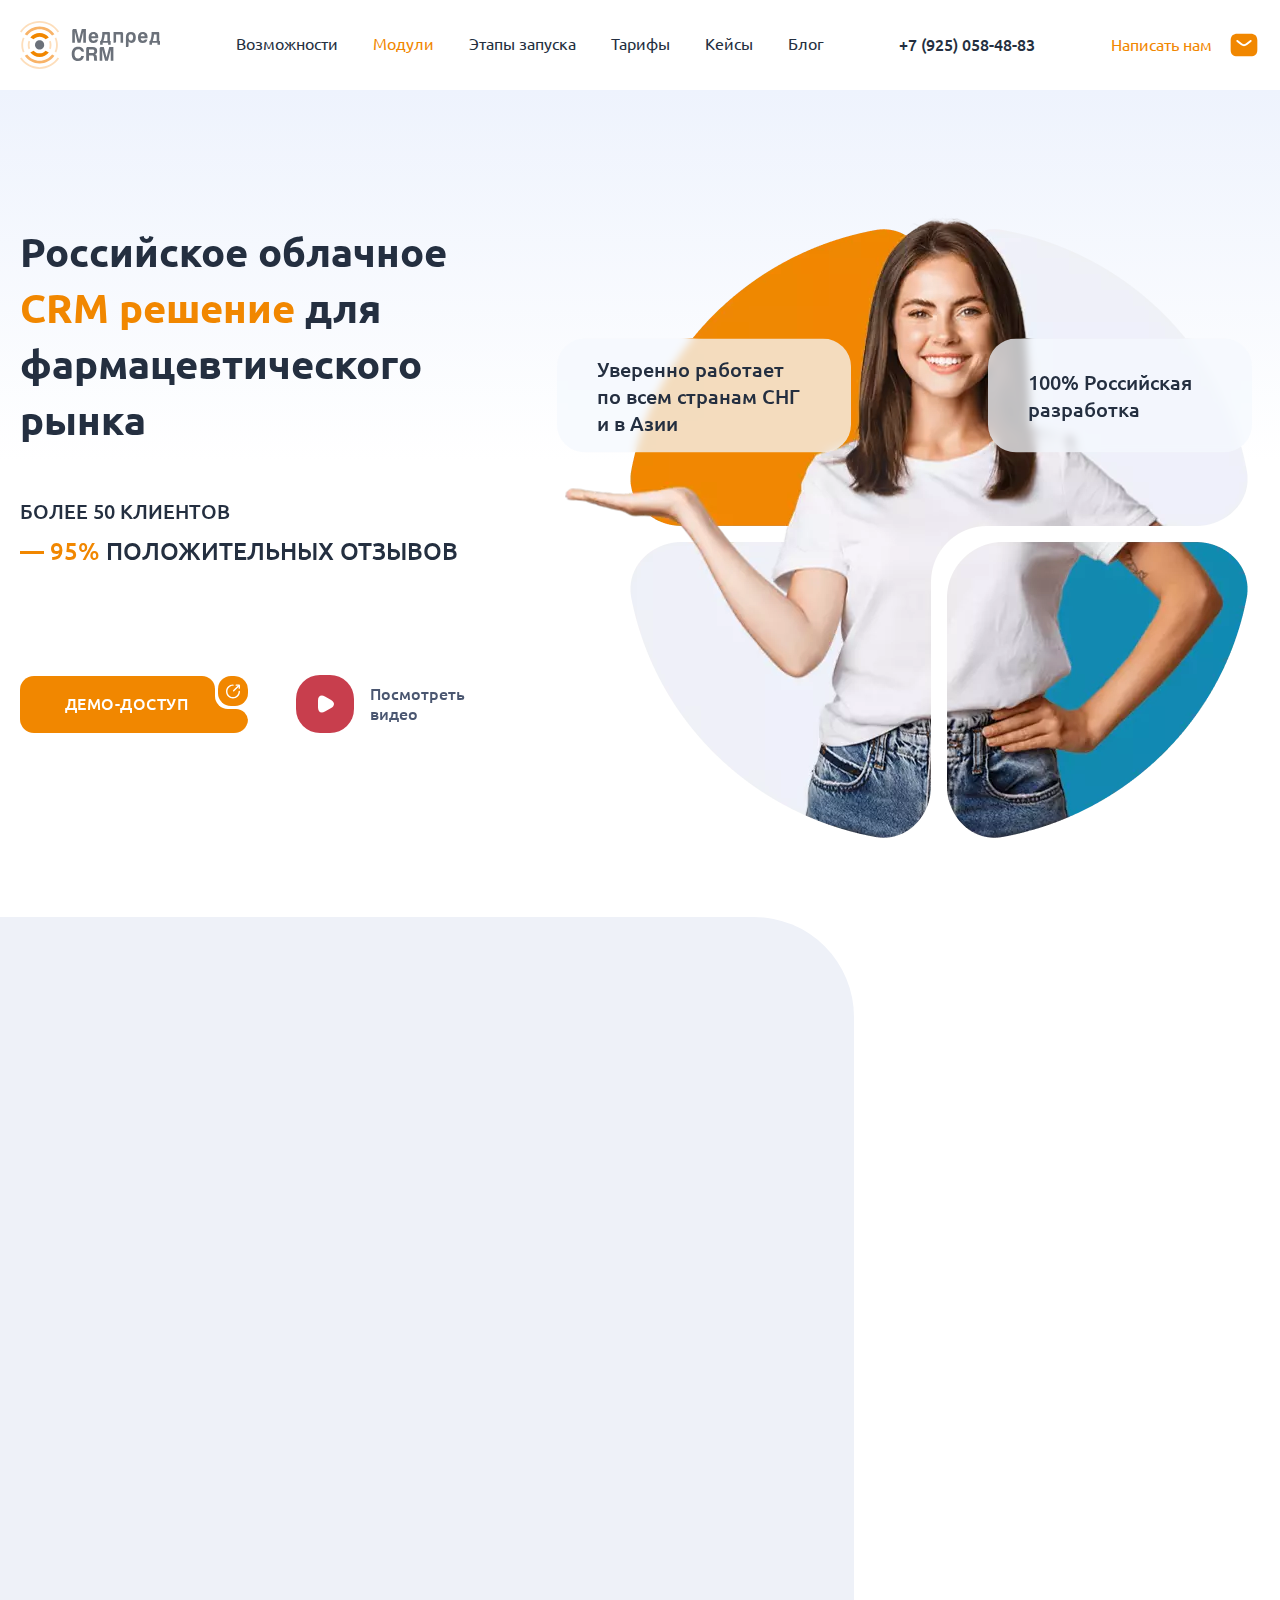
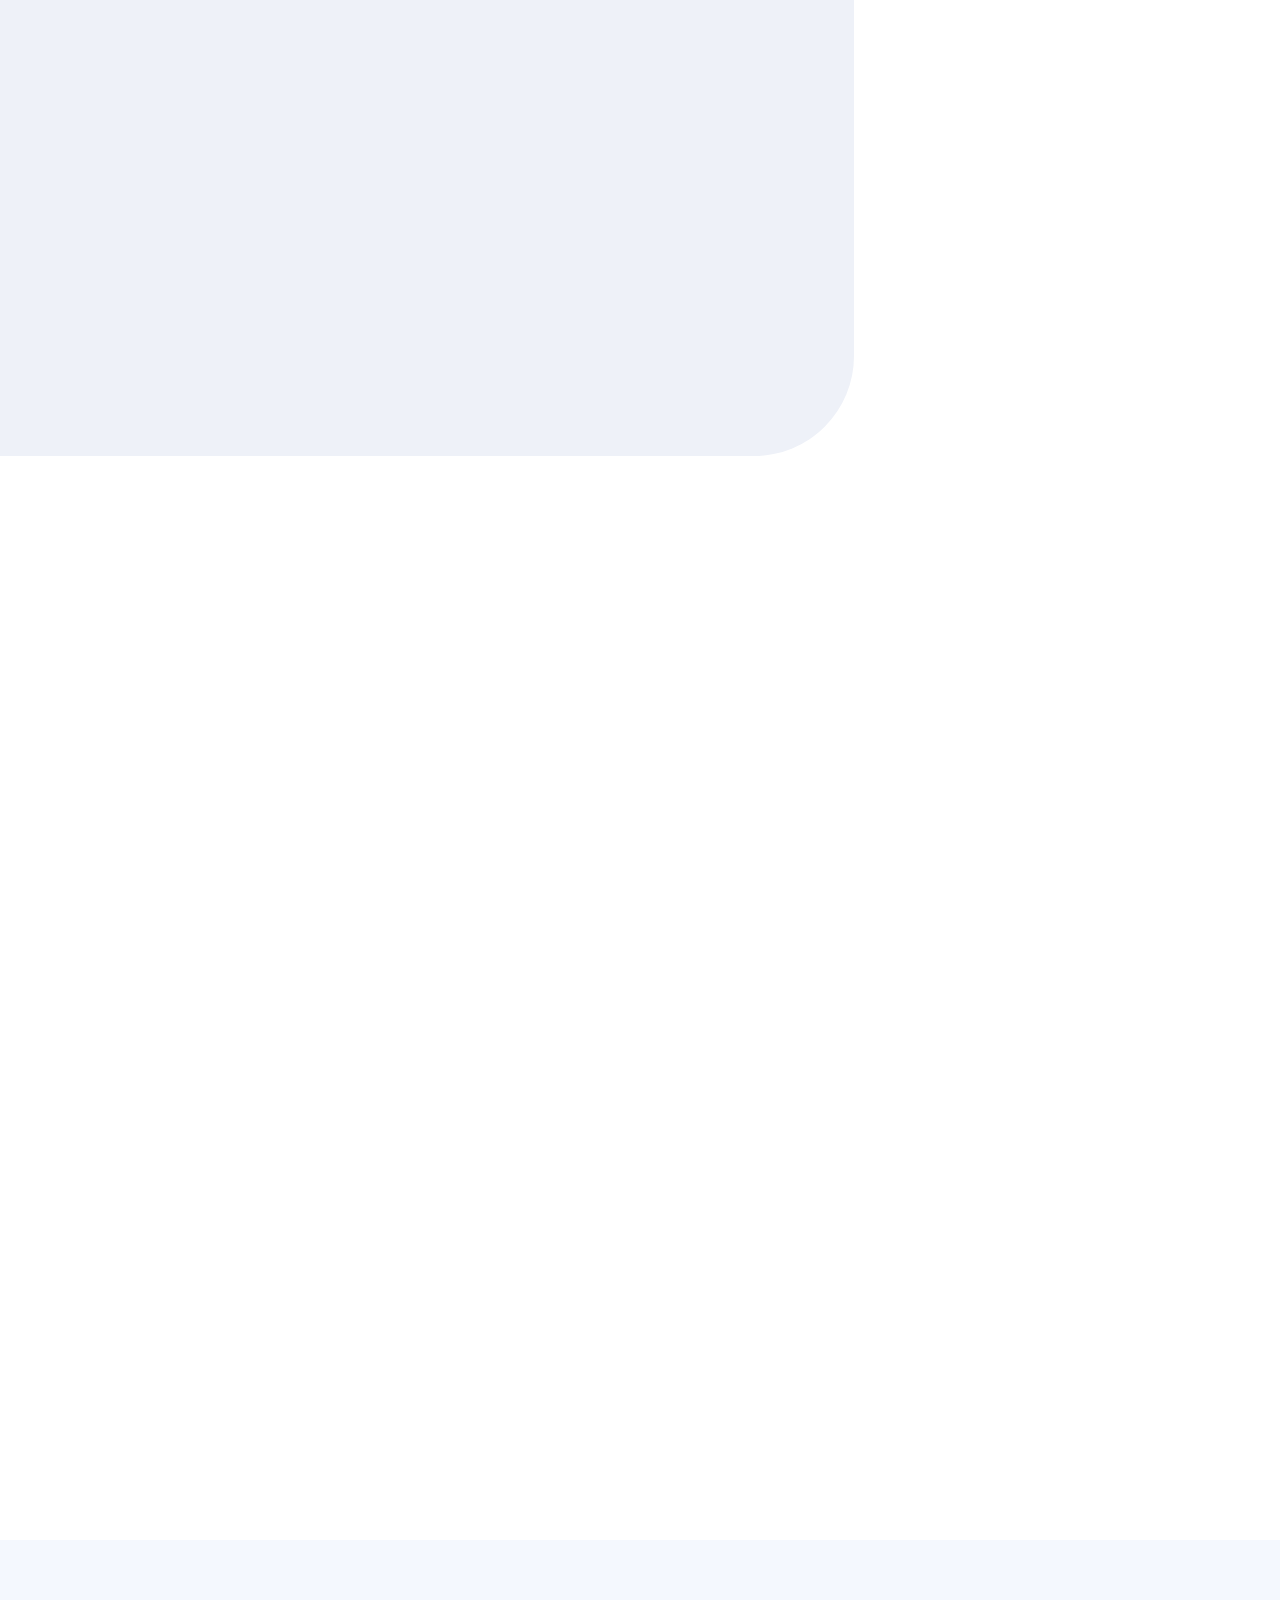
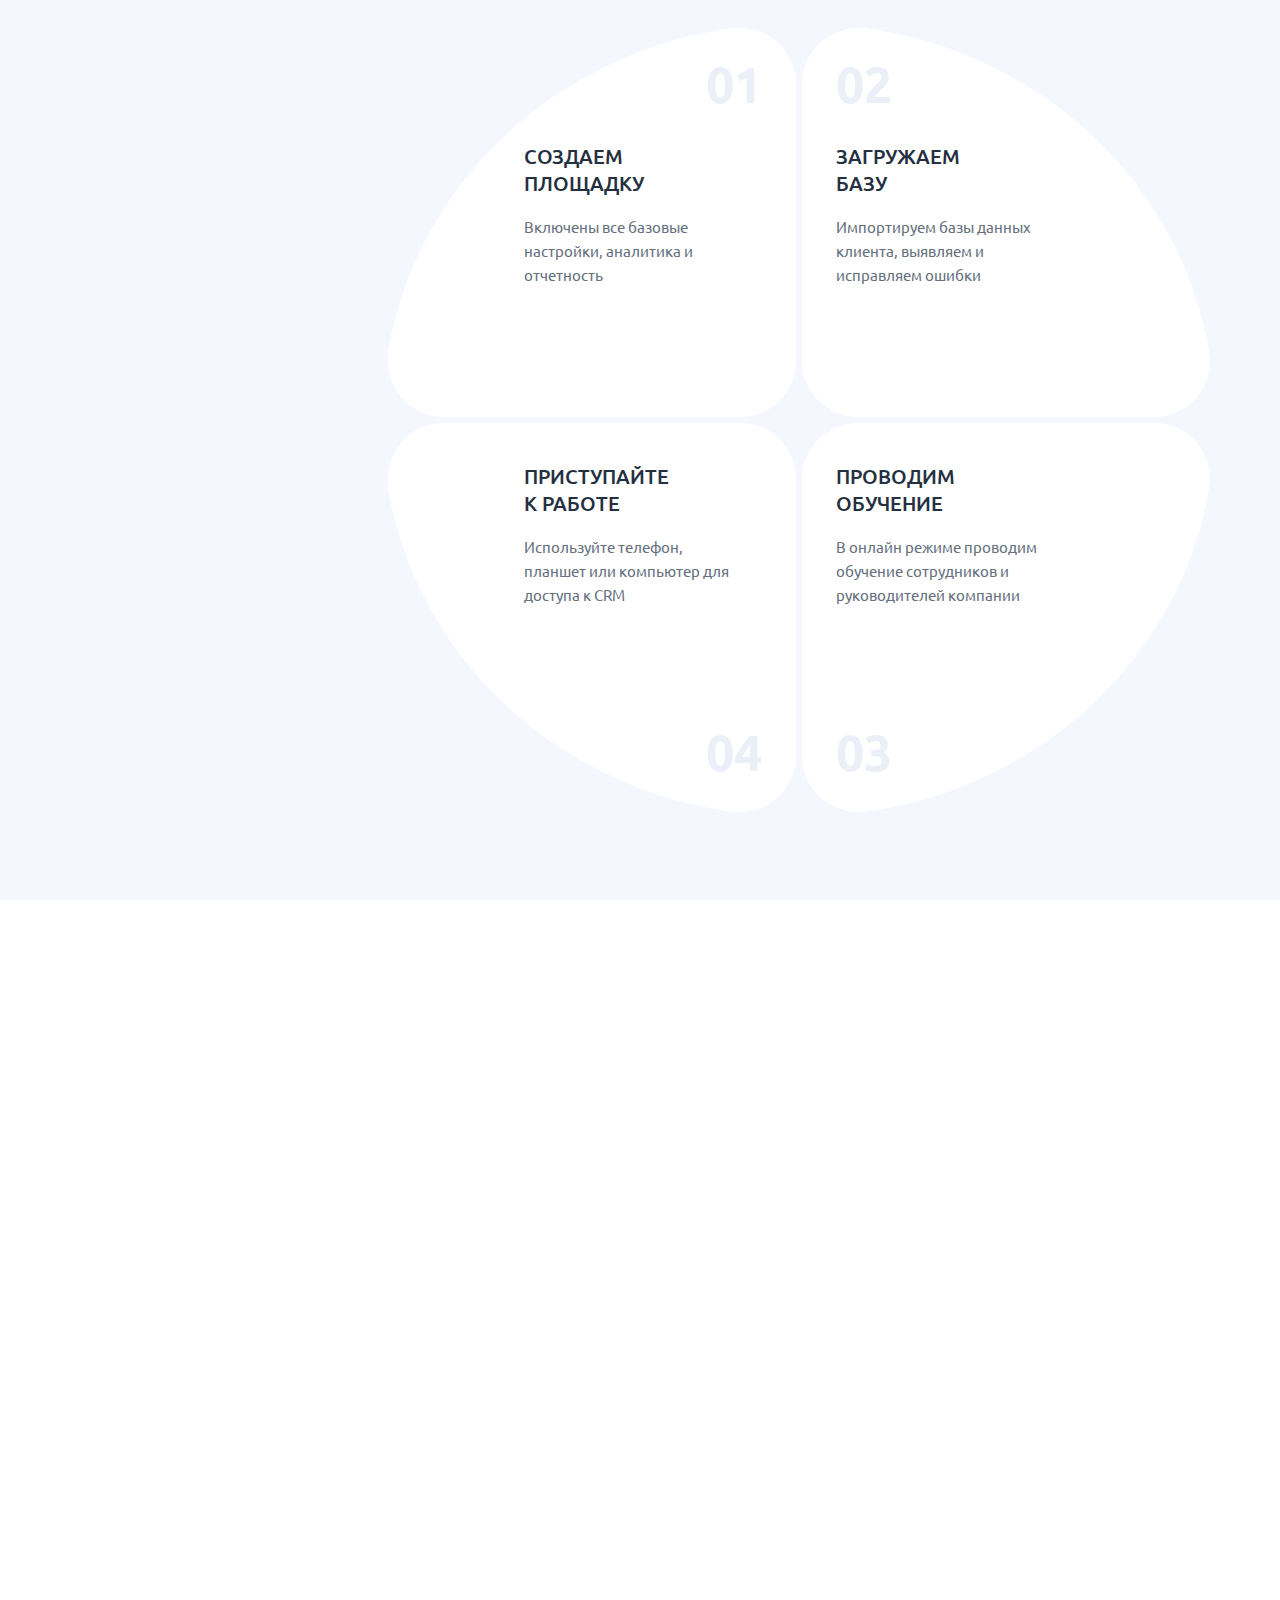
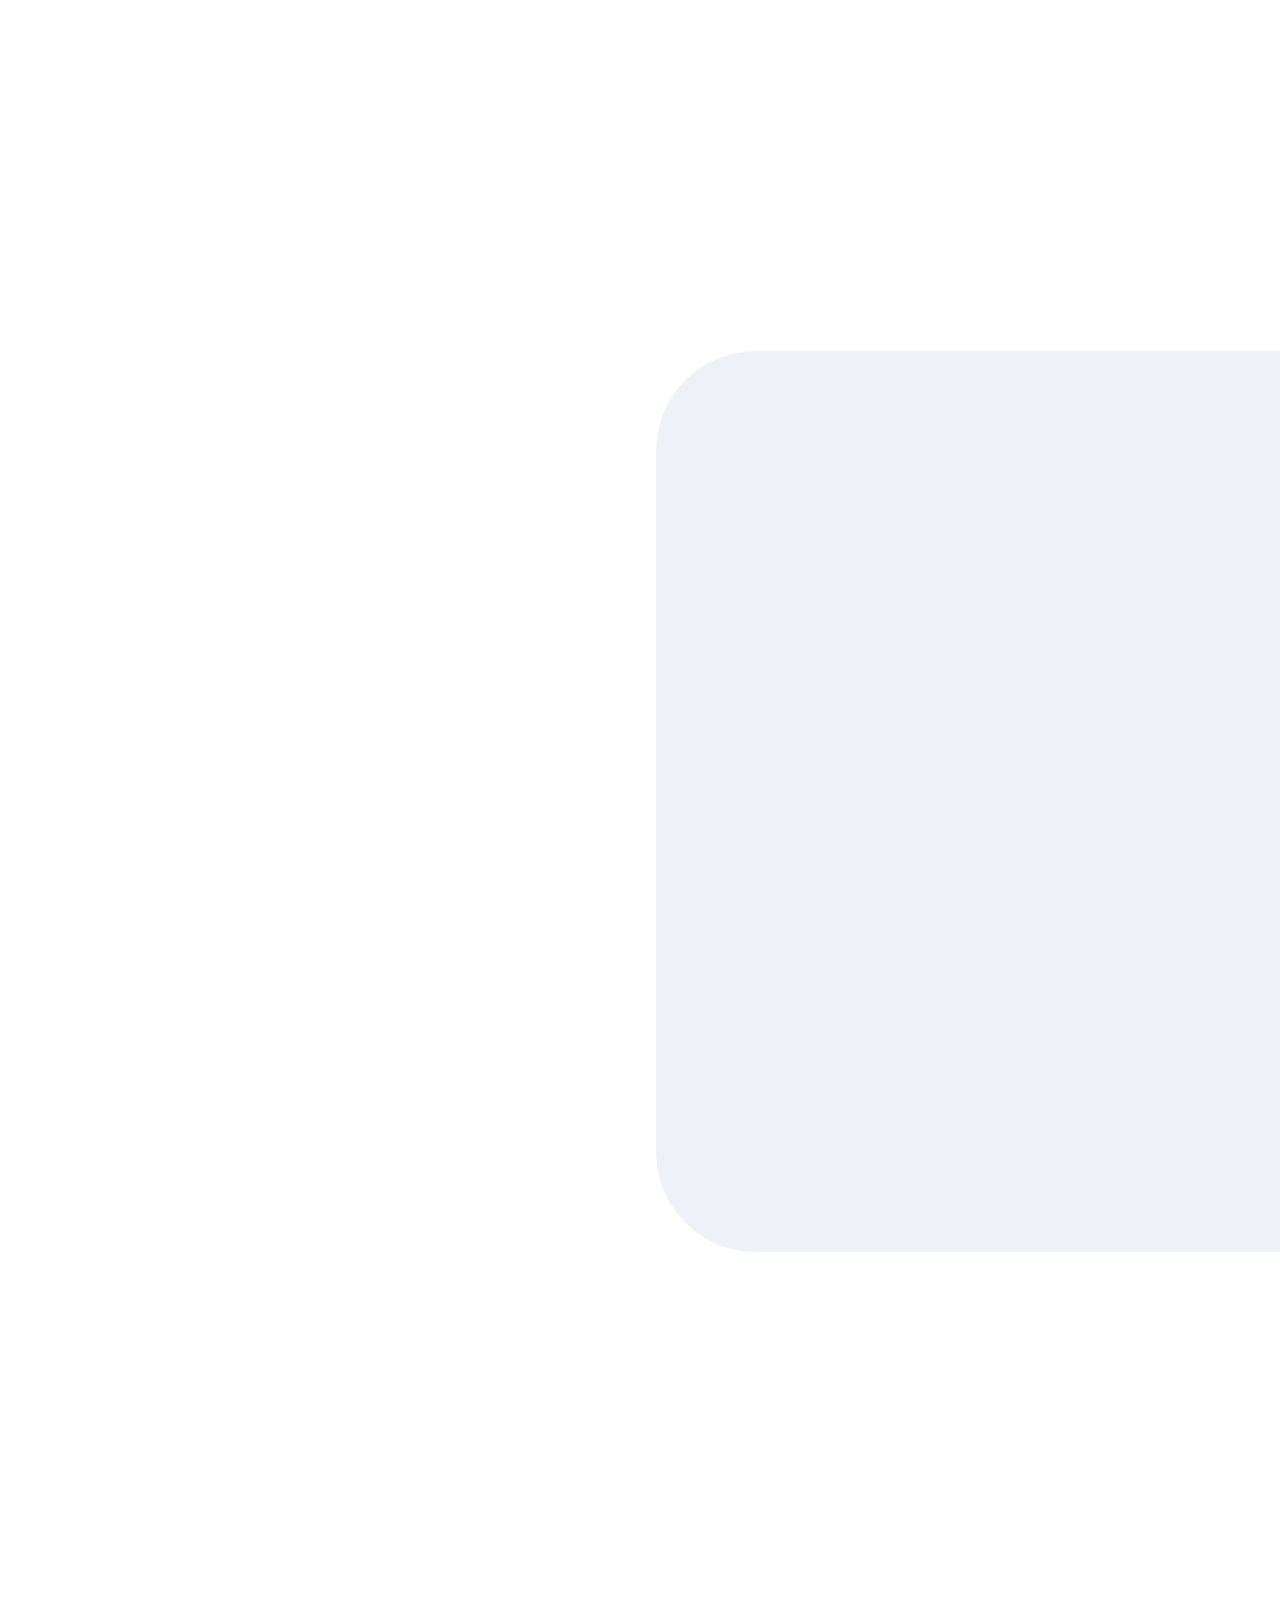
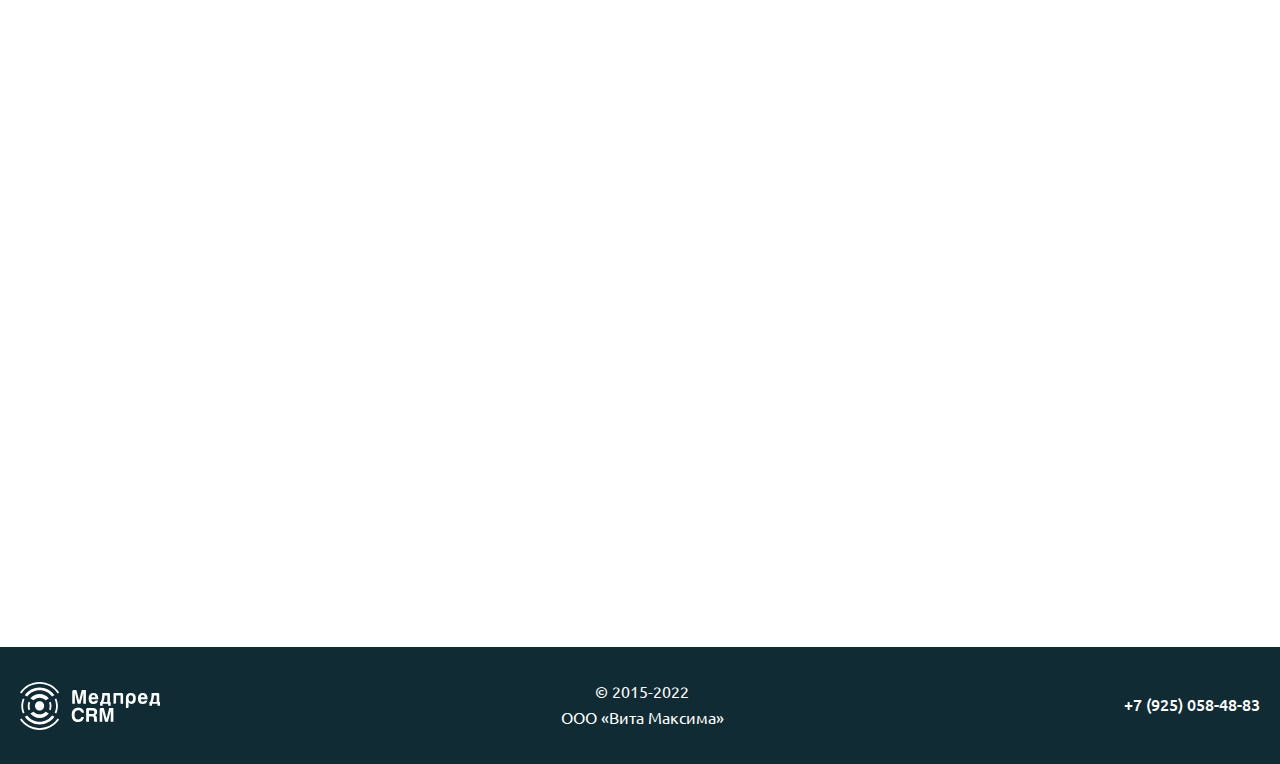
<file: index — копия.html>
<!DOCTYPE html>
<html lang="ru">

<head>
	<meta charset="UTF-8">
	<meta name="viewport" content="width=device-width, initial-scale=1.0">
	<link rel="stylesheet" href="plugins/swiper/swiper.min.css">
	<link rel="stylesheet" href="plugins/fancybox/fancybox.css">
	<link rel="stylesheet" href="plugins/aos/aos.css">
	<link rel="stylesheet" href="css/style.css">
	<title>Главная</title>
</head>

<body>

	<!--svg Sprite-->
<svg width="0" height="0" class="hidden" style="display: none">
	<symbol viewBox="0 0 32 32" xmlns="http://www.w3.org/2000/svg" id="sms">
		<path
			d="M22.6665 4.6665H9.33317C5.33317 4.6665 2.6665 6.6665 2.6665 11.3332V20.6665C2.6665 25.3332 5.33317 27.3332 9.33317 27.3332H22.6665C26.6665 27.3332 29.3332 25.3332 29.3332 20.6665V11.3332C29.3332 6.6665 26.6665 4.6665 22.6665 4.6665ZM23.2932 12.7865L19.1198 16.1198C18.2398 16.8265 17.1198 17.1732 15.9998 17.1732C14.8798 17.1732 13.7465 16.8265 12.8798 16.1198L8.7065 12.7865C8.27984 12.4398 8.21317 11.7998 8.5465 11.3732C8.89317 10.9465 9.51984 10.8665 9.9465 11.2132L14.1198 14.5465C15.1332 15.3598 16.8532 15.3598 17.8665 14.5465L22.0398 11.2132C22.4665 10.8665 23.1065 10.9332 23.4398 11.3732C23.7865 11.7998 23.7198 12.4398 23.2932 12.7865Z" />
	</symbol>
	<symbol viewBox="0 0 16 17" xmlns="http://www.w3.org/2000/svg" id="arrow-btn">
		<path fill-rule="evenodd" clip-rule="evenodd"
			d="M0.583496 8.92709C0.583496 4.83324 3.90603 1.51123 8.00016 1.51123C8.41438 1.51123 8.75016 1.84702 8.75016 2.26123C8.75016 2.67544 8.41438 3.01123 8.00016 3.01123C4.73429 3.01123 2.0835 5.66183 2.0835 8.92709C2.0835 12.1923 4.73429 14.8429 8.00016 14.8429C11.266 14.8429 13.9168 12.1923 13.9168 8.92709C13.9168 8.51288 14.2526 8.17709 14.6668 8.17709C15.081 8.17709 15.4168 8.51288 15.4168 8.92709C15.4168 13.0209 12.0943 16.3429 8.00016 16.3429C3.90603 16.3429 0.583496 13.0209 0.583496 8.92709Z" />
		<path fill-rule="evenodd" clip-rule="evenodd"
			d="M14.6635 2.26435C14.9564 2.55724 14.9564 3.03211 14.6635 3.32501L9.19683 8.79167C8.90394 9.08457 8.42907 9.08457 8.13617 8.79167C7.84328 8.49878 7.84328 8.02391 8.13617 7.73101L13.6028 2.26435C13.8957 1.97145 14.3706 1.97145 14.6635 2.26435Z" />
		<path fill-rule="evenodd" clip-rule="evenodd"
			d="M10.6968 2.26123C10.6968 1.84702 11.0326 1.51123 11.4468 1.51123H14.6668C15.081 1.51123 15.4168 1.84702 15.4168 2.26123V5.48123C15.4168 5.89544 15.081 6.23123 14.6668 6.23123C14.2526 6.23123 13.9168 5.89544 13.9168 5.48123V3.01123H11.4468C11.0326 3.01123 10.6968 2.67544 10.6968 2.26123Z" />
	</symbol>
	<symbol viewBox="0 0 24 24" xmlns="http://www.w3.org/2000/svg" id="play">
		<path
			d="M4 11.9999V8.43989C4 4.01989 7.13 2.2099 10.96 4.4199L14.05 6.1999L17.14 7.9799C20.97 10.1899 20.97 13.8099 17.14 16.0199L14.05 17.7999L10.96 19.5799C7.13 21.7899 4 19.9799 4 15.5599V11.9999Z" />
	</symbol>
	<symbol viewBox="0 0 24 24" xmlns="http://www.w3.org/2000/svg" id="user">
		<path fill-rule="evenodd" clip-rule="evenodd"
			d="M12 2.75C9.65279 2.75 7.75 4.65279 7.75 7C7.75 9.34721 9.65279 11.25 12 11.25C14.3472 11.25 16.25 9.34721 16.25 7C16.25 4.65279 14.3472 2.75 12 2.75ZM6.25 7C6.25 3.82436 8.82436 1.25 12 1.25C15.1756 1.25 17.75 3.82436 17.75 7C17.75 10.1756 15.1756 12.75 12 12.75C8.82436 12.75 6.25 10.1756 6.25 7Z" />
		<path fill-rule="evenodd" clip-rule="evenodd"
			d="M2.66016 22C2.66016 17.5791 6.99728 14.25 12.0002 14.25C17.003 14.25 21.3401 17.5791 21.3401 22C21.3401 22.4142 21.0044 22.75 20.5901 22.75C20.1759 22.75 19.8401 22.4142 19.8401 22C19.8401 18.6809 16.4773 15.75 12.0002 15.75C7.52303 15.75 4.16016 18.6809 4.16016 22C4.16016 22.4142 3.82437 22.75 3.41016 22.75C2.99594 22.75 2.66016 22.4142 2.66016 22Z" />
	</symbol>
	<symbol viewBox="0 0 24 24" xmlns="http://www.w3.org/2000/svg" id="home">
		<path fill-rule="evenodd" clip-rule="evenodd"
			d="M11.4837 1.26893C12.5191 1.24465 13.5961 1.50772 14.4501 2.10555L20.6288 6.43468C20.6291 6.43483 20.6286 6.43452 20.6288 6.43468C21.2484 6.86672 21.7707 7.53283 22.1361 8.23291C22.5017 8.9333 22.75 9.74277 22.75 10.5V17.78C22.75 20.503 20.5254 22.74 17.79 22.74H6.21C3.47347 22.74 1.25 20.5019 1.25 17.77V10.36C1.25 9.6495 1.47441 8.88048 1.80418 8.20836C2.134 7.53615 2.60552 6.88682 3.16901 6.44837L8.55901 2.24837C9.38375 1.60692 10.4482 1.29321 11.4837 1.26893ZM9.48046 3.43199C9.48037 3.43205 9.48054 3.43192 9.48046 3.43199L4.09099 7.63157C3.75471 7.89312 3.4109 8.33901 3.15082 8.86909C2.89059 9.39946 2.75 9.94045 2.75 10.36V17.77C2.75 19.6781 4.30653 21.24 6.21 21.24H17.79C19.6946 21.24 21.25 19.6769 21.25 17.78V10.5C21.25 10.0472 21.0933 9.47665 20.8064 8.92703C20.5195 8.37737 20.1413 7.92324 19.7712 7.66527L19.7696 7.66421L13.5899 3.3344C13.5898 3.33434 13.59 3.33446 13.5899 3.3344C13.044 2.95235 12.2958 2.7503 11.5188 2.76852C10.7419 2.78674 10.0057 3.02357 9.48046 3.43199Z" />
		<path fill-rule="evenodd" clip-rule="evenodd"
			d="M12 14.24C12.4142 14.24 12.75 14.5758 12.75 14.99V17.99C12.75 18.4042 12.4142 18.74 12 18.74C11.5858 18.74 11.25 18.4042 11.25 17.99V14.99C11.25 14.5758 11.5858 14.24 12 14.24Z" />
	</symbol>
	<symbol viewBox="-3 4.5 24 24" xmlns="http://www.w3.org/2000/svg" id="phone">
		<path
			d="M13.8 25.52c-3.12 0-6.48-2.72-8.76-4.96-1.96-1.92-5.12-5.64-5.040-8.96 0.040-1.4 0.64-2.56 1.76-3.52 1.28-1.080 2.28-1.6 3.16-1.6 1.24 0 1.92 0.96 2.36 1.6 0.4 0.6 1.4 2.080 1.8 2.84 0.64 1.2 0.32 2.28-0.92 3.24-0.080 0.040-0.080 0.080-0.12 0.12-0.040 0.36 0.84 1.24 1.24 1.6l0.4 0.4c0.4 0.4 1.2 1.24 1.6 1.24 0.040 0 0.12-0.080 0.12-0.12 0.64-0.84 1.32-1.24 2.080-1.24 0.48 0 0.88 0.16 1.16 0.32 0.76 0.4 2.24 1.4 2.84 1.8 0.56 0.4 1.44 1 1.6 2.040 0.12 0.96-0.36 2.040-1.56 3.48-1.040 1.16-2.28 1.72-3.72 1.72v0zM4.96 8.12c-0.24 0-0.84 0.16-2.080 1.2-0.76 0.64-1.16 1.4-1.2 2.32-0.080 2 1.56 4.8 4.48 7.72 2.84 2.84 5.6 4.48 7.6 4.48v0c0.96 0 1.8-0.4 2.48-1.2 1.12-1.32 1.24-1.92 1.2-2.16-0.040-0.28-0.32-0.52-0.88-0.88-0.44-0.32-1.96-1.32-2.68-1.72-0.12-0.080-0.24-0.12-0.36-0.12-0.2 0-0.48 0.2-0.76 0.6-0.48 0.64-1.040 0.76-1.44 0.76v0c-1.080 0-2.040-0.96-2.8-1.72l-0.36-0.36c-0.8-0.8-1.8-1.76-1.72-2.88 0.040-0.36 0.16-0.88 0.76-1.32 0.76-0.56 0.64-0.8 0.48-1.12-0.4-0.72-1.4-2.24-1.72-2.68-0.48-0.68-0.72-0.92-1-0.92z">
		</path>
	</symbol>
	<symbol viewBox="0 0 24 24" xmlns="http://www.w3.org/2000/svg" id="mail">
		<path fill-rule="evenodd" clip-rule="evenodd"
			d="M3.88534 5.2371C3.20538 5.86848 2.75 6.89295 2.75 8.5V15.5C2.75 17.1071 3.20538 18.1315 3.88534 18.7629C4.57535 19.4036 5.61497 19.75 7 19.75H17C18.385 19.75 19.4246 19.4036 20.1147 18.7629C20.7946 18.1315 21.25 17.1071 21.25 15.5V8.5C21.25 6.89295 20.7946 5.86848 20.1147 5.2371C19.4246 4.59637 18.385 4.25 17 4.25H7C5.61497 4.25 4.57535 4.59637 3.88534 5.2371ZM2.86466 4.13791C3.92465 3.15363 5.38503 2.75 7 2.75H17C18.615 2.75 20.0754 3.15363 21.1353 4.13791C22.2054 5.13152 22.75 6.60705 22.75 8.5V15.5C22.75 17.393 22.2054 18.8685 21.1353 19.8621C20.0754 20.8464 18.615 21.25 17 21.25H7C5.38503 21.25 3.92465 20.8464 2.86466 19.8621C1.79462 18.8685 1.25 17.393 1.25 15.5V8.5C1.25 6.60705 1.79462 5.13152 2.86466 4.13791Z" />
		<path fill-rule="evenodd" clip-rule="evenodd"
			d="M17.586 8.53196C17.8445 8.85561 17.7917 9.32754 17.4681 9.58605L14.3372 12.0868C13.0338 13.1244 10.9563 13.1244 9.65289 12.0868L9.65104 12.0853L6.53105 9.58531C6.2078 9.3263 6.15573 8.85429 6.41474 8.53105C6.67375 8.2078 7.14576 8.15573 7.46901 8.41474L10.588 10.9139C11.3446 11.5155 12.6462 11.5154 13.4026 10.9135C13.4027 10.9134 13.4025 10.9136 13.4026 10.9135L16.532 8.41401C16.8556 8.15551 17.3275 8.20832 17.586 8.53196Z" />
	</symbol>
	<symbol viewBox="0 0 418 341" xmlns="http://www.w3.org/2000/svg" id="news">
		<path
			d="M335 32C335 14.3269 320.673 0 303 0H418V113C418 95.3269 403.673 81 386 81H367C349.327 81 335 66.6731 335 49V32Z" />
		<path
			d="M144.5 317C144.5 330.255 155.245 341 168.5 341H0V261C0 278.673 14.3269 293 32 293H120.5C133.755 293 144.5 303.745 144.5 317Z" />
	</symbol>
	<symbol viewBox="0 0 418 341" xmlns="http://www.w3.org/2000/svg" id="news-2">

	</symbol>
</svg>
<!--svg Sprite-->

	<div class="wrapper">
		<header class="header">
			<div class='container'>
				<div class="header__row">
					<div class="header__left">
						<div class="header__logo">
							<a href="/" class="logo">
								<img src="img/logo.svg" alt="#" />
							</a>
						</div>
					</div>
					<div class="header__center">
						<div class="header__menu">
							<div class="menu js-menu">
								<nav class="menu__body">
									<ul class="menu__list">
										<li class="menu__item">
											<a href="#" class="menu__link">Возможности</a>
										</li>
										<li class="menu__item">
											<a href="#" class="menu__link active">Модули</a>
										</li>
										<li class="menu__item">
											<a href="#" class="menu__link">Этапы запуска</a>
										</li>
										<li class="menu__item">
											<a href="#" class="menu__link">Тарифы</a>
										</li>
										<li class="menu__item">
											<a href="#" class="menu__link">Кейсы</a>
										</li>
										<li class="menu__item">
											<a href="#" class="menu__link">Блог</a>
										</li>
									</ul>
								</nav>
							</div>
						</div>
					</div>
					<div class="header__phone" data-da=".menu__body,575.98,last">
						<a href="tel:79250584883" class="header__tel">+7 (925) 058-48-83</a>
					</div>
					<div class="header__right">
						<div class="header__body">
							<div class="header__button">
								<a href="#" class="header__btn">
									Написать нам
									<svg>
										<use xlink:href="#sms"></use>
									</svg>
								</a>
							</div>
							<div class="header__icon">
								<div class="icon-menu js-menu__btn">
									<span></span>
									<span></span>
									<span></span>
								</div>
							</div>
						</div>
					</div>
				</div>
			</div>
		</header>
		<div class="main">


<div class="offer">
	<div class='container'>
		<div class="offer__row">
			<div class="offer__left">
				<div class="offer__body" data-aos="fade" data-aos-duration="1000">
					<div class="offer__title">
						<h1>
							Российское облачное<br> <span>CRM решение</span> для фармацевтического рынка
						</h1>
					</div>
					<div class="offer__text">
						Более 50 клиентов<br>
						<span><span class="color-orange">— 95%</span> положительных отзывов</span>
					</div>
					<div class="offer__bottons">
						<div class="offer__btn">
							<a href="#" class="btn btn-orange">
								<div class="btn__icon">
									<div class="btn__elem-1"></div>
									<svg>
										<use xlink:href="#arrow-btn"></use>
									</svg>
									<div class="btn__elem-2"></div>
								</div>
								<div class="btn__text">
									Демо-доступ
								</div>
							</a>
						</div>
						<div class="offer__btn">
							<a href="#" class="btn-video">
								<span>
									<svg>
										<use xlink:href="#play"></use>
									</svg>
								</span>
								Посмотреть<br>
								видео
							</a>
						</div>
					</div>
				</div>
			</div>
			<div class="offer__right">
				<div class="offer__box">
					<div class="offer__items">
						<div class="offer__item" data-aos="fade" data-aos-duration="1000" data-aos-delay="300">
							<div class="offer__item-text">
								Уверенно работает<br>
								по всем странам СНГ<br>
								и в Азии
							</div>
						</div>
						<div class="offer__item" data-aos="fade" data-aos-duration="1000" data-aos-delay="600">
							<div class="offer__item-text">
								100% Российская<br>
								разработка
							</div>
						</div>
						<div class="offer__item" data-aos="fade" data-aos-duration="1000" data-aos-delay="1200">
							<div class="offer__item-text">
								Есть английская<br>
								версия
							</div>
						</div>
						<div class="offer__item" data-aos="fade" data-aos-duration="1000" data-aos-delay="900">
							<div class="offer__item-text">
								Регистрация в<br>
								Минсвязи и <br>
								Роскомнадзоре
							</div>
						</div>
					</div>
					<div class="offer__images">
						<div class="offer__img">
							<picture>
								<source srcset="img/offer-img.webp" type="image/webp">
								<img src="img/offer-img.png" alt="#" />
							</picture>
						</div>
					</div>
				</div>
			</div>
		</div>
	</div>
</div>

<div class="about-home">
	<div class='container'>
		<div class="about-home__top" data-aos="fade" data-aos-duration="1000">
			<div class="about-home__title">
				Медпред CRM это:
			</div>
			<div class="about-home__text">
				универсальный продукт с которым можно работать на любом устройстве - ПК, ноутбук, планшет, смартфон и на
				любой операционной системе Windows/Mac OS Linuks
			</div>
		</div>
		<div class="about-home__row">
			<div class="about-home__col">
				<div class="item-about" data-aos="fade" data-aos-duration="1000">
					<div class="item-about__icon">
						<svg viewBox="0 0 40 40" fill="none" xmlns="http://www.w3.org/2000/svg">
							<path fill-rule="evenodd" clip-rule="evenodd"
								d="M10.2308 18.4629C10.2697 19.0138 9.85456 19.4919 9.30364 19.5308C2.75451 19.9926 2.74321 29.4903 9.26972 29.9832H12.4334C12.9857 29.9832 13.4334 30.431 13.4334 30.9832C13.4334 31.5355 12.9857 31.9832 12.4334 31.9832H9.2333C9.20983 31.9832 9.18637 31.9824 9.16296 31.9808C0.123414 31.3434 0.123414 18.1731 9.16296 17.5357C9.71388 17.4969 10.192 17.912 10.2308 18.4629Z"
								fill="white" />
							<path fill-rule="evenodd" clip-rule="evenodd"
								d="M10.654 9.74734C9.41449 11.8725 9.00975 14.723 10.2578 18.1951C10.4446 18.7148 10.1748 19.2876 9.65505 19.4744C9.13532 19.6612 8.56255 19.3914 8.37573 18.8716C6.9488 14.902 7.35863 11.4276 8.92639 8.73968C10.4804 6.07536 13.1168 4.27796 15.9872 3.52254C18.8575 2.76713 22.033 3.03503 24.6875 4.5955C27.2113 6.07908 29.1761 8.67947 29.9707 12.4624C33.6422 13.2202 36.184 16.0319 37.163 19.2507C38.2045 22.675 37.5209 26.7031 34.4492 29.3962C32.601 31.0748 30.2133 32.0009 27.713 31.9834H27.5667C27.0144 31.9834 26.5667 31.5356 26.5667 30.9834C26.5667 30.4311 27.0144 29.9834 27.5667 29.9834H27.7241C29.7192 29.9981 31.6272 29.2601 33.1104 27.9104L33.1249 27.8975C35.5137 25.8072 36.1031 22.639 35.2496 19.8327C34.3962 17.0268 32.1439 14.7259 28.9907 14.3254C28.5521 14.2697 28.2021 13.9326 28.1301 13.4964C27.5272 9.84805 25.7864 7.56141 23.674 6.31966C21.5379 5.06397 18.9217 4.81834 16.4962 5.45667C14.0708 6.095 11.9073 7.59864 10.654 9.74734Z"
								fill="white" />
							<path fill-rule="evenodd" clip-rule="evenodd"
								d="M19.9998 20.2166C15.9521 20.2166 12.6665 23.5022 12.6665 27.5499C12.6665 28.6384 12.9016 29.6554 13.3334 30.5477C13.3381 30.5574 13.3426 30.5672 13.347 30.5771C13.4622 30.8363 13.5904 31.0781 13.7311 31.3032L13.7432 31.3231C15.0038 33.4484 17.3337 34.8832 19.9998 34.8832C22.666 34.8832 24.9959 33.4484 26.2564 31.3231L26.2685 31.3032C26.4093 31.0781 26.5374 30.8363 26.6527 30.5771C26.657 30.5672 26.6616 30.5574 26.6663 30.5477C27.098 29.6554 27.3332 28.6384 27.3332 27.5499C27.3332 23.5022 24.0476 20.2166 19.9998 20.2166ZM10.6665 27.5499C10.6665 22.3976 14.8476 18.2166 19.9998 18.2166C25.1521 18.2166 29.3332 22.3976 29.3332 27.5499C29.3332 28.9224 29.0374 30.2334 28.4737 31.4041C28.3255 31.7359 28.158 32.0525 27.9707 32.3533C26.3632 35.0558 23.3962 36.8832 19.9998 36.8832C16.6035 36.8832 13.6364 35.0558 12.0289 32.3533C11.8416 32.0525 11.6742 31.7359 11.526 31.4042C10.9623 30.2334 10.6665 28.9224 10.6665 27.5499Z"
								fill="white" />
							<path fill-rule="evenodd" clip-rule="evenodd"
								d="M23.334 25.2378C23.709 25.6432 23.6843 26.2759 23.2789 26.6509L19.7289 29.9342C19.3346 30.2989 18.7226 30.287 18.3428 29.9072L16.6928 28.2572C16.3023 27.8667 16.3023 27.2335 16.6928 26.843C17.0833 26.4524 17.7165 26.4525 18.107 26.843L19.0769 27.8129L21.9209 25.1826C22.3264 24.8076 22.959 24.8323 23.334 25.2378Z"
								fill="white" />
						</svg>
					</div>
					<div class="item-about__body">
						<a href="video.mp4" data-fancybox class="item-about__btn">
							<span>
								<svg>
									<use xlink:href="#play"></use>
								</svg>
							</span>
						</a>
						<div class="item-about__block">
							<div class="item-about__title">
								Простота
							</div>
							<div class="item-about__text">
								Предельно проста и удобна в использовании для медицинского представителя - все основные действия
								(добавление врача, клиники/аптеки, планирование визита к врачу/ваптеку и т д) происходят в одном
								окне
							</div>
						</div>
					</div>
				</div>
			</div>
			<div class="about-home__col">
				<div class="item-about" data-aos="fade" data-aos-duration="1000">
					<div class="item-about__icon">
						<svg viewBox="0 0 40 40" fill="none" xmlns="http://www.w3.org/2000/svg">
							<path
								d="M14.1668 31.6666H13.3335C6.66683 31.6666 3.3335 29.9999 3.3335 21.6666V13.3333C3.3335 6.66659 6.66683 3.33325 13.3335 3.33325H26.6668C33.3335 3.33325 36.6668 6.66659 36.6668 13.3333V21.6666C36.6668 28.3333 33.3335 31.6666 26.6668 31.6666H25.8335C25.3168 31.6666 24.8168 31.9166 24.5002 32.3333L22.0002 35.6666C20.9002 37.1333 19.1002 37.1333 18.0002 35.6666L15.5002 32.3333C15.2335 31.9666 14.6168 31.6666 14.1668 31.6666Z"
								stroke="white" stroke-width="2" stroke-miterlimit="10" stroke-linecap="round"
								stroke-linejoin="round" />
							<path
								d="M26.6606 17.5833C26.2464 17.5833 25.9106 17.9191 25.9106 18.3333C25.9106 18.7475 26.2464 19.0833 26.6606 19.0833H26.6756C27.0898 19.0833 27.4256 18.7475 27.4256 18.3333C27.4256 17.9191 27.0898 17.5833 26.6756 17.5833H26.6606Z"
								stroke="white" stroke-width="1.5" stroke-linecap="round" stroke-linejoin="round" />
							<path
								d="M19.9926 17.5833C19.5784 17.5833 19.2426 17.9191 19.2426 18.3333C19.2426 18.7475 19.5784 19.0833 19.9926 19.0833H20.0076C20.4218 19.0833 20.7576 18.7475 20.7576 18.3333C20.7576 17.9191 20.4218 17.5833 20.0076 17.5833H19.9926Z"
								stroke="white" stroke-width="1.5" stroke-linecap="round" stroke-linejoin="round" />
							<path
								d="M13.3242 17.5833C12.91 17.5833 12.5742 17.9191 12.5742 18.3333C12.5742 18.7475 12.91 19.0833 13.3242 19.0833H13.3391C13.7534 19.0833 14.0891 18.7475 14.0891 18.3333C14.0891 17.9191 13.7534 17.5833 13.3391 17.5833H13.3242Z"
								stroke="white" stroke-width="1.5" stroke-linecap="round" stroke-linejoin="round" />
						</svg>
					</div>
					<div class="item-about__body">
						<a href="video.mp4" data-fancybox class="item-about__btn">
							<span>
								<svg>
									<use xlink:href="#play"></use>
								</svg>
							</span>
						</a>
						<div class="item-about__block">
							<div class="item-about__title">
								Критерии<br>
								визитов
							</div>
							<div class="item-about__text">
								Модуль позволяет самостоятельно проставлять критерии визитов, вневизитные активности и их вес,
								объединять любые объекты и субъекты в группы через систему меток и многое другое
							</div>
						</div>
					</div>
				</div>
			</div>
			<div class="about-home__col">
				<div class="item-about" data-aos="fade" data-aos-duration="1000">
					<div class="item-about__icon">
						<svg viewBox="0 0 40 40" fill="none" xmlns="http://www.w3.org/2000/svg">
							<path
								d="M20 25C22.7614 25 25 22.7614 25 20C25 17.2386 22.7614 15 20 15C17.2386 15 15 17.2386 15 20C15 22.7614 17.2386 25 20 25Z"
								stroke="white" stroke-width="2" stroke-miterlimit="10" stroke-linecap="round"
								stroke-linejoin="round" />
							<path
								d="M3.3335 21.4667V18.5334C3.3335 16.8001 4.75016 15.3667 6.50016 15.3667C9.51683 15.3667 10.7502 13.2334 9.2335 10.6167C8.36683 9.11672 8.8835 7.16672 10.4002 6.30006L13.2835 4.65006C14.6002 3.86672 16.3002 4.33339 17.0835 5.65006L17.2668 5.96672C18.7668 8.58339 21.2335 8.58339 22.7502 5.96672L22.9335 5.65006C23.7168 4.33339 25.4168 3.86672 26.7335 4.65006L29.6168 6.30006C31.1335 7.16672 31.6502 9.11672 30.7835 10.6167C29.2668 13.2334 30.5002 15.3667 33.5168 15.3667C35.2502 15.3667 36.6835 16.7834 36.6835 18.5334V21.4667C36.6835 23.2001 35.2668 24.6334 33.5168 24.6334C30.5002 24.6334 29.2668 26.7667 30.7835 29.3834C31.6502 30.9001 31.1335 32.8334 29.6168 33.7001L26.7335 35.3501C25.4168 36.1334 23.7168 35.6667 22.9335 34.3501L22.7502 34.0334C21.2502 31.4167 18.7835 31.4167 17.2668 34.0334L17.0835 34.3501C16.3002 35.6667 14.6002 36.1334 13.2835 35.3501L10.4002 33.7001C8.8835 32.8334 8.36683 30.8834 9.2335 29.3834C10.7502 26.7667 9.51683 24.6334 6.50016 24.6334C4.75016 24.6334 3.3335 23.2001 3.3335 21.4667Z"
								stroke="white" stroke-width="2" stroke-miterlimit="10" stroke-linecap="round"
								stroke-linejoin="round" />
						</svg>
					</div>
					<div class="item-about__body">
						<a href="video.mp4" data-fancybox class="item-about__btn">
							<span>
								<svg>
									<use xlink:href="#play"></use>
								</svg>
							</span>
						</a>
						<div class="item-about__block">
							<div class="item-about__title">
								Широкие<br>
								возможности
							</div>
							<div class="item-about__text">
								Обладает самыми широкими возможностями для руководителя - добавление/удаление сотрудников,
								копирование базы, установка часовых поясов, добавление продукции компании (в том числе и SKU)
							</div>
						</div>
					</div>
				</div>
			</div>
			<div class="about-home__col">
				<div class="item-about" data-aos="fade" data-aos-duration="1000">
					<div class="item-about__icon">
						<svg viewBox="0 0 40 40" fill="none" xmlns="http://www.w3.org/2000/svg">
							<path d="M13.3335 3.33325V8.33325" stroke="white" stroke-width="2" stroke-miterlimit="10"
								stroke-linecap="round" stroke-linejoin="round" />
							<path d="M26.6665 3.33325V8.33325" stroke="white" stroke-width="2" stroke-miterlimit="10"
								stroke-linecap="round" stroke-linejoin="round" />
							<path
								d="M30.3333 35.6667C33.2788 35.6667 35.6667 33.2789 35.6667 30.3334C35.6667 27.3878 33.2788 25 30.3333 25C27.3878 25 25 27.3878 25 30.3334C25 33.2789 27.3878 35.6667 30.3333 35.6667Z"
								stroke="white" stroke-width="2" stroke-linecap="round" stroke-linejoin="round" />
							<path d="M36.6667 36.6667L35 35" stroke="white" stroke-width="2" stroke-linecap="round"
								stroke-linejoin="round" />
							<path d="M5.8335 15.1499H34.1668" stroke="white" stroke-width="2" stroke-miterlimit="10"
								stroke-linecap="round" stroke-linejoin="round" />
							<path
								d="M22.2833 36.6666H13.3333C7.5 36.6666 5 33.3333 5 28.3333V14.1666C5 9.16659 7.5 5.83325 13.3333 5.83325H26.6667C32.5 5.83325 35 9.16659 35 14.1666V21.6666"
								stroke="white" stroke-width="2" stroke-miterlimit="10" stroke-linecap="round"
								stroke-linejoin="round" />
							<path
								d="M19.9926 22.0833C19.5784 22.0833 19.2426 22.4191 19.2426 22.8333C19.2426 23.2475 19.5784 23.5833 19.9926 23.5833H20.0076C20.4218 23.5833 20.7576 23.2475 20.7576 22.8333C20.7576 22.4191 20.4218 22.0833 20.0076 22.0833H19.9926Z"
								stroke="white" stroke-width="1.5" stroke-linecap="round" stroke-linejoin="round" />
							<path
								d="M13.8237 22.0833C13.4095 22.0833 13.0737 22.4191 13.0737 22.8333C13.0737 23.2475 13.4095 23.5833 13.8237 23.5833H13.8387C14.2529 23.5833 14.5887 23.2475 14.5887 22.8333C14.5887 22.4191 14.2529 22.0833 13.8387 22.0833H13.8237Z"
								stroke="white" stroke-width="1.5" stroke-linecap="round" stroke-linejoin="round" />
							<path
								d="M13.8237 28.0833C13.4095 28.0833 13.0737 28.4191 13.0737 28.8333C13.0737 29.2475 13.4095 29.5833 13.8237 29.5833H13.8387C14.2529 29.5833 14.5887 29.2475 14.5887 28.8333C14.5887 28.4191 14.2529 28.0833 13.8387 28.0833H13.8237Z"
								stroke="white" stroke-width="1.5" stroke-linecap="round" stroke-linejoin="round" />
						</svg>
					</div>
					<div class="item-about__body">
						<a href="video.mp4" data-fancybox class="item-about__btn">
							<span>
								<svg>
									<use xlink:href="#play"></use>
								</svg>
							</span>
						</a>
						<div class="item-about__block">
							<div class="item-about__title">
								Отчеты и<br>
								аналитика
							</div>
							<div class="item-about__text">
								Модуль проводить подробную аналитику работы медпредставителей и контролировать их деятельность,
								в том числе через журнал действий
							</div>
						</div>
					</div>
				</div>
			</div>
		</div>
	</div>
</div>

<div class="modules-home">
	<div class='container'>
		<div class="modules-home__row">
			<div class="modules-home__col" data-aos="fade" data-aos-duration="1000">
				<div class="item-modules">
					<div class="item-modules__row">
						<div class="item-modules__icon">
							<svg viewBox="0 0 28 29" fill="none" xmlns="http://www.w3.org/2000/svg">
								<path fill-rule="evenodd" clip-rule="evenodd"
									d="M8.48696 3.99438L8.52826 3.81438C8.60696 3.47988 8.73596 2.98788 9.00226 2.50338C9.27376 2.00988 9.69446 1.50968 10.3545 1.18038C11.0123 0.85268 11.8365 0.730379 12.8558 0.865379C13.9808 1.01538 16.2405 1.38738 18.237 2.40288C20.2448 3.42438 22.1258 5.18168 22.1258 8.10818C22.1258 9.62018 21.5408 11.2424 20.9738 12.2999C20.7015 12.8084 20.3783 13.2944 20.0543 13.5562C19.98 13.6162 19.8743 13.6912 19.743 13.7437C19.383 14.9268 18.6663 15.9699 17.691 16.7303C16.7157 17.4908 15.5293 17.9314 14.294 17.9919C13.0588 18.0525 11.835 17.7301 10.7899 17.0687C9.74486 16.4074 8.92956 15.4394 8.45546 14.2972L8.43746 14.3002L8.17126 13.9769L8.17046 13.9754L8.16896 13.9739L8.16526 13.9687L8.15246 13.9537C8.08826 13.8738 8.02656 13.792 7.96726 13.7084C7.80526 13.4838 7.65266 13.2526 7.50976 13.0154C7.15726 12.4319 6.73196 11.6009 6.45976 10.6312C6.18826 9.66138 6.06376 8.52438 6.34876 7.35138C6.62626 6.20988 7.28096 5.08638 8.46676 4.08288L8.48696 3.99438ZM9.74696 13.4729C10.0723 14.4083 10.6969 15.2104 11.5242 15.7549C12.3514 16.2994 13.3352 16.5559 14.323 16.4848C15.3108 16.4136 16.2476 16.0188 16.9883 15.3613C17.7289 14.7039 18.2322 13.8206 18.42 12.8482L18.5048 12.8767C18.5018 12.8342 18.5003 12.7917 18.5003 12.7492C18.5003 11.5079 18.3278 10.6417 18.1673 10.1017C18.1359 9.99658 18.1012 9.89248 18.063 9.78968L18.0323 9.79118H18.0023C17.4414 9.80328 16.8808 9.76058 16.3283 9.66368C15.0405 9.44618 13.2968 8.90318 11.2433 7.64538C11.1983 7.74588 11.1533 7.85918 11.1083 7.98518C10.9613 8.40138 10.8405 8.89568 10.7363 9.41768C10.644 9.87738 10.5683 10.3402 10.4963 10.7737L10.4685 10.9447C10.3913 11.4097 10.314 11.8664 10.224 12.1972C10.0665 12.7717 9.90596 13.1804 9.74696 13.4729ZM8.69696 12.0757C8.35826 11.4942 8.09226 10.8733 7.90496 10.2269C7.68076 9.42738 7.59826 8.56188 7.80676 7.70618C8.00926 6.87368 8.49896 5.99838 9.50626 5.16888C9.68776 5.04588 9.77026 4.88088 9.79276 4.83668C9.83206 4.75558 9.86376 4.67018 9.88726 4.58318C9.91126 4.49768 9.93746 4.38068 9.96226 4.27568L9.98846 4.15788C10.0598 3.85568 10.152 3.52638 10.317 3.22568C10.4775 2.93468 10.6973 2.68568 11.0243 2.52288C11.3528 2.35868 11.8613 2.24618 12.6578 2.35268C13.7475 2.49738 15.7973 2.84468 17.5568 3.74018C19.3043 4.62888 20.6258 5.97438 20.6258 8.10818C20.6258 9.09068 20.2958 10.2082 19.8983 11.0894C19.8233 10.5149 19.7153 10.0454 19.6043 9.67338C19.5269 9.40748 19.4304 9.14758 19.3155 8.89568C19.2722 8.80228 19.2247 8.71088 19.173 8.62188L19.1603 8.60168L19.1558 8.59418L19.1535 8.59038L19.152 8.58818L18.8745 8.15768L18.378 8.25738L18.3675 8.25968L18.2948 8.26938C18.1831 8.28178 18.071 8.28938 17.9588 8.29188C17.4963 8.30078 17.0342 8.26468 16.5788 8.18388C15.369 7.97988 13.5915 7.42418 11.4323 5.98638L10.9073 5.63618L10.473 6.09368C10.1153 6.47018 9.87226 6.98388 9.69446 7.48418C9.51296 7.99788 9.37576 8.57168 9.26546 9.12218C9.17406 9.59058 9.09106 10.0607 9.01646 10.5322L8.98796 10.7002C8.90776 11.1884 8.84246 11.5612 8.77646 11.8027C8.75186 11.8942 8.72536 11.9852 8.69696 12.0757Z"
									fill="white" />
								<path fill-rule="evenodd" clip-rule="evenodd"
									d="M9.4355 18.6413C9.2765 18.3248 9.0808 17.934 8.75 18.0098C4.697 18.9323 0.5 21.5955 0.5 24.4275V28.5H27.5V24.4275C27.5 22.197 24.896 20.0708 21.8097 18.8175L21.806 18.81C21.8026 18.8032 21.7991 18.7965 21.7955 18.7898L21.7708 18.8018C20.951 18.4718 20.0975 18.2018 19.25 18.0098C18.8727 17.9235 18.4827 18.4425 18.3125 18.7673H9.5C9.479 18.7283 9.458 18.6848 9.4355 18.6413ZM19.5522 19.6313C19.88 19.722 20.2062 19.824 20.528 19.9365C20.537 20.193 20.5175 20.496 20.4755 20.805C20.4327 21.125 20.3645 21.441 20.2715 21.75H19.25C19.1108 21.7501 18.9743 21.7889 18.8559 21.8622C18.7374 21.9354 18.6417 22.0402 18.5795 22.1648L17.8295 23.6648C17.7773 23.7688 17.7501 23.8836 17.75 24V25.5C17.75 25.6989 17.829 25.8897 17.9697 26.0304C18.1103 26.171 18.3011 26.25 18.5 26.25H20V24.75H19.25V24.177L19.7135 23.25H21.7865L22.25 24.177V24.75H21.5V26.25H23C23.1989 26.25 23.3897 26.171 23.5303 26.0304C23.671 25.8897 23.75 25.6989 23.75 25.5V24C23.7499 23.8836 23.7227 23.7688 23.6705 23.6648L22.9205 22.1648C22.8583 22.0402 22.7626 21.9354 22.6441 21.8622C22.5257 21.7889 22.3892 21.7501 22.25 21.75H21.8255C21.9182 21.3531 21.9804 20.9497 22.0115 20.5433C22.7427 20.889 23.4222 21.2858 24.011 21.7148C25.4525 22.7663 26 23.7503 26 24.4275V27H2V24.4275C2 23.7503 2.5475 22.7663 3.989 21.7148C4.7135 21.186 5.5783 20.7075 6.5052 20.3115C6.531 20.9092 6.6269 21.5018 6.791 22.077L6.797 22.098C6.3486 22.3817 6.0149 22.8147 5.8548 23.3205C5.6947 23.8263 5.7185 24.3725 5.922 24.8625C6.1255 25.3525 6.4956 25.7548 6.967 25.9984C7.4383 26.2419 7.9806 26.3111 8.498 26.1937C9.0154 26.0762 9.4746 25.7797 9.7946 25.3565C10.1146 24.9333 10.2748 24.4106 10.2468 23.8808C10.2188 23.3509 10.0045 22.848 9.6417 22.4609C9.2788 22.0738 8.7909 21.8273 8.264 21.765C8.1682 21.4512 8.0979 21.1302 8.054 20.805C8.0122 20.5142 7.9949 20.2205 8.0023 19.9268C8.0044 19.8707 8.0082 19.8147 8.0135 19.7588C8.1035 19.731 8.1935 19.704 8.2835 19.6785L8.5947 20.268H19.2178L19.5522 19.6313ZM8 24.762C8.4035 24.762 8.75 24.432 8.75 24.0008C8.75 23.5703 8.4035 23.2395 8 23.2395C7.5965 23.2395 7.25 23.5695 7.25 24.0008C7.25 24.4313 7.5965 24.762 8 24.762Z"
									fill="white" />
							</svg>
						</div>
						<div class="item-modules__body">
							<div class="item-modules__title">
								«Медпред – верификация врача»
							</div>
							<ul>
								<li>
									Подтверждение ФИО, телефона и email
								</li>
								<li>
									Соблюдение норм 152 ФЗ о хранении и обработке персональных данных
								</li>
								<li>
									Систематизация бумажных копий
								</li>
							</ul>
							<div class="item-modules__link">
								<a href="#">Подробнее</a>
							</div>
						</div>
					</div>
				</div>
			</div>
			<div class="modules-home__col" data-aos="fade" data-aos-duration="1000">
				<div class="item-modules">
					<div class="item-modules__row">
						<div class="item-modules__icon">
							<svg viewBox="0 0 30 31" fill="none" xmlns="http://www.w3.org/2000/svg">
								<mask id="mask0_517_596" style="mask-type:luminance" maskUnits="userSpaceOnUse" x="0" y="0"
									width="30" height="31">
									<path d="M30 0H0V30.044H30V0Z" fill="white" />
								</mask>
								<g mask="url(#mask0_517_596)">
									<path
										d="M26.7188 3.94331C26.3964 3.73451 26.0278 3.60821 25.6453 3.57541C25.2627 3.54271 24.8781 3.60451 24.525 3.75561L12.9562 8.31851C12.6824 8.43011 12.3895 8.48751 12.0937 8.48751H4.6875C4.0659 8.48751 3.4698 8.73481 3.0302 9.17501C2.5907 9.61521 2.3438 10.2122 2.3438 10.8347V11.0225H0V16.6557H2.3438V16.8998C2.3584 17.5125 2.6118 18.0951 3.0498 18.5232C3.4877 18.9513 4.0755 19.1908 4.6875 19.1907L7.5 25.1619C7.6904 25.564 7.9903 25.9042 8.3651 26.1433C8.7398 26.3825 9.1744 26.5109 9.6188 26.5139H10.8C11.4183 26.5089 12.0097 26.2594 12.4452 25.8198C12.8807 25.3801 13.125 24.786 13.125 24.1667V19.416L24.525 23.9789C24.8054 24.0907 25.1045 24.148 25.4063 24.1479C25.8745 24.1403 26.3304 23.9968 26.7188 23.7348C27.0271 23.5263 27.2815 23.2472 27.4609 22.9207C27.6402 22.5942 27.7393 22.2296 27.75 21.8571V5.87741C27.7483 5.49531 27.6534 5.11941 27.4737 4.78241C27.294 4.44531 27.0349 4.15731 26.7188 3.94331ZM10.7812 10.8347V16.8998H4.6875V10.8347H10.7812ZM10.7812 24.1667H9.6L7.2938 19.1907H10.7812V24.1667ZM13.8187 17.1815C13.5961 17.0675 13.364 16.9733 13.125 16.8998V10.7032C13.3617 10.6543 13.5938 10.5852 13.8187 10.4967L25.4063 5.87741V21.8007L13.8187 17.1815ZM27.8062 11.4919V16.1863C28.4279 16.1863 29.024 15.939 29.4635 15.4988C29.9031 15.0586 30.15 14.4616 30.15 13.8391C30.15 13.2166 29.9031 12.6195 29.4635 12.1794C29.024 11.7392 28.4279 11.4919 27.8062 11.4919Z"
										fill="white" />
								</g>
							</svg>
						</div>
						<div class="item-modules__body">
							<div class="item-modules__title">
								«Медпред маркетинг»
							</div>
							<ul>
								<li>
									Отправка ссылок и презентаций врачу
								</li>
								<li>
									Отчет о просмотрах
								</li>
								<li>
									Организация массовых рассылок
								</li>
							</ul>
							<div class="item-modules__link">
								<a href="#">Подробнее</a>
							</div>
						</div>
					</div>
				</div>
			</div>
			<div class="modules-home__col modules-home__col-100" data-aos="fade" data-aos-duration="1000">
				<div class="modules-home__block">
					<div class="modules-home__title">
						Дополнительные модули
						<span>экосистемы Медпред</span>
					</div>
				</div>
			</div>
			<div class="modules-home__col" data-aos="fade" data-aos-duration="1000">
				<div class="item-modules">
					<div class="item-modules__row">
						<div class="item-modules__icon">
							<svg viewBox="0 0 26 31" fill="none" xmlns="http://www.w3.org/2000/svg">
								<path
									d="M12.7362 14.9328C14.7877 14.9328 16.5639 14.1971 18.0156 12.7454C19.4668 11.2939 20.2029 9.5179 20.2029 7.4662C20.2029 5.4152 19.4671 3.639 18.0154 2.187C16.5637 0.7358 14.7875 0 12.7362 0C10.6845 0 8.90853 0.7358 7.45703 2.1873C6.00563 3.6387 5.26953 5.4149 5.26953 7.4662C5.26953 9.5179 6.00563 11.2941 7.45703 12.7456C8.90903 14.1968 10.6852 14.9328 12.7362 14.9328ZM8.74183 3.4717C9.85553 2.358 11.162 1.8166 12.7362 1.8166C14.3102 1.8166 15.6169 2.358 16.7309 3.4717C17.8446 4.5857 18.3862 5.8924 18.3862 7.4662C18.3862 9.0404 17.8446 10.3469 16.7309 11.4609C15.6169 12.5748 14.3102 13.1162 12.7362 13.1162C11.1624 13.1162 9.85603 12.5746 8.74183 11.4609C7.62783 10.3471 7.08623 9.0404 7.08623 7.4662C7.08623 5.8924 7.62783 4.5857 8.74183 3.4717Z"
									fill="white" />
								<path
									d="M25.8008 23.8374C25.7589 23.2333 25.6742 22.5744 25.5496 21.8786C25.4238 21.1776 25.2618 20.5149 25.0678 19.9092C24.8673 19.2831 24.595 18.6649 24.258 18.0724C23.9087 17.4575 23.4981 16.922 23.0374 16.4814C22.5556 16.0204 21.9657 15.6498 21.2836 15.3795C20.6039 15.1106 19.8506 14.9744 19.0448 14.9744C18.7284 14.9744 18.4223 15.1042 17.8313 15.489C17.4675 15.7262 17.0421 16.0006 16.5671 16.304C16.161 16.5628 15.6109 16.8052 14.9314 17.0247C14.2685 17.2392 13.5954 17.348 12.9308 17.348C12.2667 17.348 11.5935 17.2392 10.9301 17.0247C10.2513 16.8054 9.701 16.563 9.2956 16.3043C8.8252 16.0037 8.3995 15.7293 8.0303 15.4888C7.4397 15.104 7.1337 14.9741 6.8172 14.9741C6.0112 14.9741 5.2581 15.1106 4.5786 15.3797C3.897 15.6496 3.3069 16.0202 2.8247 16.4816C2.3639 16.9225 1.9533 17.4577 1.6043 18.0724C1.2677 18.6649 0.995201 19.2829 0.794701 19.9094C0.601001 20.5151 0.439001 21.1776 0.313101 21.8786C0.188301 22.5735 0.1038 23.2326 0.0620003 23.8381C0.0208003 24.4301 0 25.0462 0 25.6687C0 27.2869 0.514399 28.5969 1.5288 29.5631C2.5307 30.5165 3.8561 30.9999 5.4684 30.9999H20.3951C22.0069 30.9999 23.3323 30.5165 24.3344 29.5631C25.349 28.5976 25.8634 27.2871 25.8634 25.6684C25.8632 25.0438 25.8422 24.4277 25.8008 23.8374ZM23.0818 28.2469C22.4198 28.877 21.541 29.1832 20.3948 29.1832H5.4684C4.322 29.1832 3.4431 28.877 2.7814 28.2471C2.1321 27.6291 1.8166 26.7855 1.8166 25.6687C1.8166 25.0878 1.8358 24.5143 1.8741 23.9637C1.9115 23.4235 1.9879 22.8301 2.1012 22.1995C2.213 21.5768 2.3554 20.9924 2.5248 20.4633C2.6872 19.956 2.9089 19.4536 3.1837 18.9697C3.446 18.5085 3.7478 18.1129 4.0808 17.794C4.3923 17.4958 4.7849 17.2517 5.2475 17.0687C5.6753 16.8993 6.1562 16.8066 6.6781 16.7927C6.7418 16.8265 6.855 16.891 7.0386 17.0107C7.412 17.2541 7.8425 17.5318 8.3183 17.8357C8.8547 18.1777 9.5458 18.4865 10.3715 18.7531C11.2156 19.026 12.0765 19.1646 12.931 19.1646C13.7855 19.1646 14.6467 19.026 15.4903 18.7533C16.3167 18.4863 17.0075 18.1777 17.5446 17.8352C18.0316 17.5239 18.45 17.2543 18.8235 17.0107C19.007 16.8913 19.1203 16.8265 19.1839 16.7927C19.7061 16.8066 20.1869 16.8993 20.615 17.0687C21.0774 17.2517 21.47 17.496 21.7815 17.794C22.1145 18.1126 22.4163 18.5083 22.6786 18.97C22.9537 19.4536 23.1755 19.9562 23.3377 20.4631C23.5073 20.9929 23.6499 21.577 23.7616 22.1993C23.8746 22.831 23.9513 23.4247 23.9886 23.9639C24.0272 24.5124 24.0466 25.0862 24.0468 25.6687C24.0466 26.7857 23.7311 27.6291 23.0818 28.2469Z"
									fill="white" />
							</svg>
						</div>
						<div class="item-modules__body">
							<div class="item-modules__title">
								«Медпред обучение и тестирование»
							</div>
							<ul>
								<li>
									Решение вопросов повышения уровня знаний и компетенций сотрудников
								</li>
								<li>
									Возможность тестирования сотрудников онлайн
								</li>
								<li>
									Анализ результатов подготовки сотрудников
								</li>
							</ul>
							<div class="item-modules__link">
								<a href="#">Подробнее</a>
							</div>
						</div>
					</div>
				</div>
			</div>
			<div class="modules-home__col" data-aos="fade" data-aos-duration="1000">
				<div class="item-modules">
					<div class="item-modules__row">
						<div class="item-modules__icon">
							<svg viewBox="0 0 27 27" fill="none" xmlns="http://www.w3.org/2000/svg">
								<path fill-rule="evenodd" clip-rule="evenodd"
									d="M3.78641 0.0666504H3.68311C3.20981 0.0666504 2.80271 0.06665 2.44311 0.15135C1.88641 0.28435 1.37741 0.56885 0.972506 0.97345C0.567606 1.37795 0.282605 1.88675 0.149105 2.44325C0.0664051 2.80285 0.0664063 3.20795 0.0664063 3.68325V8.84995C0.0664063 9.32325 0.0664059 9.73035 0.151106 10.09C0.284206 10.6467 0.568706 11.1557 0.973206 11.5606C1.37781 11.9655 1.88651 12.2504 2.44311 12.3839C2.80271 12.4666 3.20771 12.4667 3.68311 12.4667H8.84971C9.32301 12.4667 9.7301 12.4667 10.0897 12.3819C10.6464 12.2489 11.1554 11.9643 11.5603 11.5597C11.9652 11.1552 12.2502 10.6465 12.3837 10.09C12.4664 9.73035 12.4664 9.32525 12.4664 8.84995V3.68325C12.4664 3.21005 12.4664 2.80285 12.3817 2.44325C12.2487 1.88655 11.9641 1.37755 11.5596 0.972651C11.155 0.567751 10.6463 0.28275 10.0897 0.14925C9.7301 0.06665 9.32511 0.0666504 8.84971 0.0666504H3.78641ZM2.92461 2.16225C3.01351 2.14155 3.15191 2.13325 3.78641 2.13325H8.74641C9.38291 2.13325 9.51931 2.13945 9.60821 2.16225C9.79391 2.20655 9.9636 2.30155 10.0986 2.43655C10.2335 2.57145 10.3285 2.74125 10.3729 2.92685C10.3935 3.01365 10.3997 3.15005 10.3997 3.78665V8.74655C10.3997 9.38315 10.3935 9.51955 10.3708 9.60845C10.3264 9.79405 10.2315 9.96375 10.0965 10.0988C9.96151 10.2338 9.79181 10.3287 9.60611 10.3731C9.52141 10.3917 9.38501 10.4 8.74641 10.4H3.78641C3.14991 10.4 3.01351 10.3938 2.92461 10.3711C2.73901 10.3267 2.56921 10.2316 2.43431 10.0966C2.29931 9.96175 2.20431 9.79195 2.15991 9.60635C2.14131 9.52165 2.13311 9.38515 2.13311 8.74655V3.78665C2.13311 3.15005 2.13931 3.01365 2.16201 2.92485C2.20641 2.73915 2.30141 2.56945 2.43631 2.43445C2.57131 2.29945 2.74101 2.20455 2.92671 2.16015L2.92461 2.16225ZM18.2531 0.0666504H18.1497C17.6765 0.0666504 17.2693 0.06665 16.9097 0.15135C16.3531 0.28435 15.8441 0.56885 15.4392 0.97345C15.0343 1.37795 14.7493 1.88675 14.6157 2.44325C14.5331 2.80285 14.5331 3.20795 14.5331 3.68325V8.84995C14.5331 9.32325 14.5331 9.73035 14.6178 10.09C14.7508 10.6467 15.0354 11.1557 15.4399 11.5606C15.8444 11.9655 16.3532 12.2504 16.9097 12.3839C17.2693 12.4666 17.6744 12.4667 18.1497 12.4667H23.3164C23.7897 12.4667 24.1968 12.4667 24.5564 12.3819C25.1131 12.2489 25.6221 11.9643 26.027 11.5597C26.4319 11.1552 26.7169 10.6465 26.8504 10.09C26.9331 9.73035 26.9331 9.32525 26.9331 8.84995V3.68325C26.9331 3.21005 26.9331 2.80285 26.8483 2.44325C26.7153 1.88655 26.4308 1.37755 26.0262 0.972651C25.6217 0.567751 25.113 0.28275 24.5564 0.14925C24.1968 0.06665 23.7917 0.0666504 23.3164 0.0666504H18.2531ZM17.3913 2.16225C17.4801 2.14155 17.6186 2.13325 18.2531 2.13325H23.2131C23.8496 2.13325 23.986 2.13945 24.0749 2.16225C24.2605 2.20655 24.4302 2.30155 24.5652 2.43655C24.7002 2.57145 24.7951 2.74125 24.8395 2.92685C24.8602 3.01365 24.8664 3.15005 24.8664 3.78665V8.74655C24.8664 9.38315 24.8581 9.51955 24.8375 9.60845C24.7931 9.79405 24.6981 9.96375 24.5632 10.0988C24.4282 10.2338 24.2585 10.3287 24.0728 10.3731C23.986 10.3938 23.8496 10.4 23.2131 10.4H18.2531C17.6165 10.4 17.4801 10.3938 17.3913 10.3711C17.2056 10.3267 17.0359 10.2316 16.9009 10.0966C16.766 9.96175 16.671 9.79195 16.6266 9.60635C16.608 9.52165 16.5997 9.38515 16.5997 8.74655V3.78665C16.5997 3.15005 16.6059 3.01365 16.6287 2.92485C16.6731 2.73915 16.768 2.56945 16.903 2.43445C17.038 2.29945 17.2077 2.20455 17.3933 2.16015L17.3913 2.16225ZM3.68311 14.5332H8.84971C9.32301 14.5332 9.7301 14.5332 10.0897 14.618C10.6464 14.751 11.1554 15.0356 11.5603 15.4401C11.9652 15.8447 12.2502 16.3533 12.3837 16.91C12.4664 17.2696 12.4664 17.6746 12.4664 18.15V23.3166C12.4664 23.7899 12.4664 24.1971 12.3817 24.5567C12.2487 25.1133 11.9641 25.6222 11.5596 26.0271C11.155 26.432 10.6463 26.7171 10.0897 26.8506C9.7301 26.9333 9.32511 26.9333 8.84971 26.9333H3.68311C3.20981 26.9333 2.80271 26.9332 2.44311 26.8485C1.88641 26.7155 1.37741 26.431 0.972506 26.0265C0.567606 25.6219 0.282605 25.1132 0.149105 24.5567C0.0664051 24.1971 0.0664063 23.792 0.0664063 23.3166V18.15C0.0664063 17.6767 0.0664059 17.2696 0.151106 16.91C0.284206 16.3533 0.568706 15.8442 0.973206 15.4394C1.37781 15.0345 1.88651 14.7495 2.44311 14.616C2.80271 14.5333 3.20771 14.5332 3.68311 14.5332ZM3.78641 16.5999C3.14991 16.5999 3.01351 16.6061 2.92461 16.6288C2.73901 16.6732 2.56921 16.7682 2.43431 16.9031C2.29931 17.0381 2.20431 17.2079 2.15991 17.3936C2.14131 17.4783 2.13311 17.6147 2.13311 18.2533V23.2132C2.13311 23.8497 2.13931 23.9862 2.16201 24.0751C2.20641 24.2607 2.30141 24.4304 2.43631 24.5654C2.57131 24.7003 2.74101 24.7954 2.92671 24.8398C3.01351 24.8605 3.14991 24.8666 3.78641 24.8666H8.74641C9.38291 24.8666 9.51931 24.8584 9.60821 24.8377C9.79391 24.7933 9.9636 24.6984 10.0986 24.5634C10.2335 24.4284 10.3285 24.2587 10.3729 24.0731C10.3935 23.9863 10.3997 23.8497 10.3997 23.2132V18.2533C10.3997 17.6168 10.3935 17.4803 10.3708 17.3914C10.3264 17.2058 10.2315 17.036 10.0965 16.9011C9.96151 16.7661 9.79181 16.6712 9.60611 16.6268C9.52141 16.6082 9.38501 16.5999 8.74641 16.5999H3.78641ZM18.2531 14.5332H18.1497C17.6765 14.5332 17.2693 14.5332 16.9097 14.618C16.3531 14.751 15.8441 15.0356 15.4392 15.4401C15.0343 15.8447 14.7493 16.3533 14.6157 16.91C14.5331 17.2696 14.5331 17.6746 14.5331 18.15V23.3166C14.5331 23.7899 14.5331 24.1971 14.6178 24.5567C14.7508 25.1133 15.0354 25.6222 15.4399 26.0271C15.8444 26.432 16.3532 26.7171 16.9097 26.8506C17.2693 26.9354 17.6765 26.9353 18.1497 26.9353H23.3164C23.7897 26.9353 24.1968 26.9354 24.5564 26.8506C25.1127 26.7173 25.6213 26.4325 26.0258 26.028C26.4303 25.6236 26.715 25.115 26.8483 24.5587C26.9331 24.1991 26.9331 23.792 26.9331 23.3186V18.15C26.9331 17.6767 26.9331 17.2696 26.8483 16.91C26.7153 16.3533 26.4308 15.8442 26.0262 15.4394C25.6217 15.0345 25.113 14.7495 24.5564 14.616C24.1968 14.5333 23.7917 14.5332 23.3164 14.5332H18.2531ZM17.3913 16.6288C17.4801 16.6081 17.6186 16.5999 18.2531 16.5999H23.2131C23.8496 16.5999 23.986 16.6061 24.0749 16.6288C24.2605 16.6732 24.4302 16.7682 24.5652 16.9031C24.7002 17.0381 24.7951 17.2079 24.8395 17.3936C24.8602 17.4804 24.8664 17.6168 24.8664 18.2533V23.2132C24.8664 23.8497 24.8581 23.9862 24.8375 24.0751C24.7931 24.2607 24.6981 24.4304 24.5632 24.5654C24.4282 24.7003 24.2585 24.7954 24.0728 24.8398C23.986 24.8605 23.8496 24.8666 23.2131 24.8666H18.2531C17.6165 24.8666 17.4801 24.8584 17.3913 24.8377C17.2056 24.7933 17.0359 24.6984 16.9009 24.5634C16.766 24.4284 16.671 24.2587 16.6266 24.0731C16.608 23.9883 16.5997 23.8518 16.5997 23.2132V18.2533C16.5997 17.6168 16.6059 17.4803 16.6287 17.3914C16.6731 17.2058 16.768 17.036 16.903 16.9011C17.038 16.7661 17.2077 16.6712 17.3933 16.6268L17.3913 16.6288Z"
									fill="white" />
							</svg>
						</div>
						<div class="item-modules__body">
							<div class="item-modules__title">
								«Медпред CLM» <span>(дорабатывается)</span>
							</div>
							<ul>
								<li>
									Открытие CLM-презентаций, pdf и видео, в том числе в offline режиме
								</li>
							</ul>
							<div class="item-modules__link">
								<a href="#">Подробнее</a>
							</div>
						</div>
					</div>
				</div>
			</div>
		</div>
	</div>
</div>

<div class="stages-home">
	<div class='container'>
		<div class="stages-home__row">
			<div class="stages-home__left">
				<div class="stages-home__body" data-aos="fade" data-aos-duration="1000">
					<div class="stages-home__title">
						Этапы внедрения
					</div>
					<div class="stages-home__text">
						<ul>
							<li>
								Время внедрения от 3 до 7 рабочих дней
							</li>
							<li>
								CRM рассчитана на любое количество сотрудников
							</li>
						</ul>
					</div>
					<div class="stages-home__buttons">
						<div class="stages-home__btn">
							<a href="#" class="btn btn-orange">
								<div class="btn__icon">
									<div class="btn__elem-1"></div>
									<svg>
										<use xlink:href="#arrow-btn"></use>
									</svg>
									<div class="btn__elem-2"></div>
								</div>
								<div class="btn__text">
									Демо-доступ
								</div>
							</a>
						</div>
						<div class="stages-home__btn">
							<a href="#" class="btn-video">
								<span>
									<svg>
										<use xlink:href="#play"></use>
									</svg>
								</span>
								Посмотреть<br>
								видео
							</a>
						</div>
					</div>
				</div>
			</div>
			<div class="stages-home__right">
				<div class="stages-block">
					<div class="stages-block__row">
						<div class="stages-block__col">
							<div class="stages-block__item">
								<div class="stages-block__body inner" data-aos="fade" data-aos-duration="1000"
									data-aos-delay="300">
									<div class="stages-block__number">
										01
									</div>
									<div class="stages-block__title">
										Создаем<br>
										площадку
									</div>
									<div class="stages-block__text">
										Включены все базовые настройки, аналитика и отчетность
									</div>
								</div>
								<div class="stages-block__body">
									<div class="stages-block__number">
										01
									</div>
									<div class="stages-block__title">
										Создаем<br>
										площадку
									</div>
									<div class="stages-block__text">
										Включены все базовые настройки, аналитика и отчетность
									</div>
								</div>
							</div>
						</div>
						<div class="stages-block__col">
							<div class="stages-block__item">
								<div class="stages-block__body inner" data-aos="fade" data-aos-duration="1000"
									data-aos-delay="600">
									<div class="stages-block__number">
										02
									</div>
									<div class="stages-block__title">
										Загружаем<br>
										базу
									</div>
									<div class="stages-block__text">
										Импортируем базы данных клиента, выявляем и исправляем ошибки
									</div>
								</div>
								<div class="stages-block__body">
									<div class="stages-block__number">
										02
									</div>
									<div class="stages-block__title">
										Загружаем<br>
										базу
									</div>
									<div class="stages-block__text">
										Импортируем базы данных клиента, выявляем и исправляем ошибки
									</div>
								</div>
							</div>
						</div>
						<div class="stages-block__col">
							<div class="stages-block__item">
								<div class="stages-block__body inner" data-aos="fade" data-aos-duration="1000"
									data-aos-delay="1200">
									<div class="stages-block__number">
										04
									</div>
									<div class="stages-block__title">
										Приступайте<br>
										к работе
									</div>
									<div class="stages-block__text">
										Используйте телефон, планшет или компьютер для доступа к CRM
									</div>
								</div>
								<div class="stages-block__body">
									<div class="stages-block__number">
										04
									</div>
									<div class="stages-block__title">
										Приступайте<br>
										к работе
									</div>
									<div class="stages-block__text">
										Используйте телефон, планшет или компьютер для доступа к CRM
									</div>
								</div>
							</div>
						</div>
						<div class="stages-block__col">
							<div class="stages-block__item">
								<div class="stages-block__body inner" data-aos="fade" data-aos-duration="1000"
									data-aos-delay="900">
									<div class="stages-block__number">
										03
									</div>
									<div class="stages-block__title">
										Проводим<br>
										обучение
									</div>
									<div class="stages-block__text">
										В онлайн режиме проводим обучение сотрудников и руководителей компании
									</div>
								</div>
								<div class="stages-block__body">
									<div class="stages-block__number">
										03
									</div>
									<div class="stages-block__title">
										Проводим<br>
										обучение
									</div>
									<div class="stages-block__text">
										В онлайн режиме проводим обучение сотрудников и руководителей компании
									</div>
								</div>
							</div>
						</div>
					</div>
				</div>
			</div>
		</div>
	</div>
</div>

<div class="recommended-home">
	<div class='container'>
		<div class="recommended-home__title" data-aos="fade" data-aos-duration="1000">
			Нас рекомендуют
		</div>
		<div class="recommended-home__row" data-aos="fade" data-aos-duration="1000">
			<div class="recommended-home__col">
				<a href="#recommended" data-fancybox class="item-recommended">
					<div class="item-recommended__body">
						<div class="item-recommended__icon">
							<div class="item-recommended__elem-1"></div>
							<svg>
								<use xlink:href="#arrow-btn"></use>
							</svg>
							<div class="item-recommended__elem-2"></div>
						</div>
						<div class="item-recommended__box">
							<div class="item-recommended__img">
								<img src="img/clients-1.svg" alt="#" />
							</div>
							<div class="item-recommended__text">
								Посмотреть кейс
							</div>
						</div>
					</div>
				</a>
			</div>
			<div class="recommended-home__col">
				<a href="#recommended" data-fancybox class="item-recommended">
					<div class="item-recommended__body">
						<div class="item-recommended__icon">
							<div class="item-recommended__elem-1"></div>
							<svg>
								<use xlink:href="#arrow-btn"></use>
							</svg>
							<div class="item-recommended__elem-2"></div>
						</div>
						<div class="item-recommended__box">
							<div class="item-recommended__img">
								<img src="img/clients-2.png" alt="#" />
							</div>
							<div class="item-recommended__text">
								Посмотреть кейс
							</div>
						</div>
					</div>
				</a>
			</div>
			<div class="recommended-home__col">
				<a href="#recommended" data-fancybox class="item-recommended">
					<div class="item-recommended__body">
						<div class="item-recommended__icon">
							<div class="item-recommended__elem-1"></div>
							<svg>
								<use xlink:href="#arrow-btn"></use>
							</svg>
							<div class="item-recommended__elem-2"></div>
						</div>
						<div class="item-recommended__box">
							<div class="item-recommended__img">
								<img src="img/clients-3.svg" alt="#" />
							</div>
							<div class="item-recommended__text">
								Посмотреть кейс
							</div>
						</div>
					</div>
				</a>
			</div>
			<div class="recommended-home__col">
				<a href="#recommended" data-fancybox class="item-recommended">
					<div class="item-recommended__body">
						<div class="item-recommended__icon">
							<div class="item-recommended__elem-1"></div>
							<svg>
								<use xlink:href="#arrow-btn"></use>
							</svg>
							<div class="item-recommended__elem-2"></div>
						</div>
						<div class="item-recommended__box">
							<div class="item-recommended__img">
								<img src="img/clients-4.svg" alt="#" />
							</div>
							<div class="item-recommended__text">
								Посмотреть кейс
							</div>
						</div>
					</div>
				</a>
			</div>
			<div class="recommended-home__col">
				<a href="#recommended" data-fancybox class="item-recommended">
					<div class="item-recommended__body">
						<div class="item-recommended__icon">
							<div class="item-recommended__elem-1"></div>
							<svg>
								<use xlink:href="#arrow-btn"></use>
							</svg>
							<div class="item-recommended__elem-2"></div>
						</div>
						<div class="item-recommended__box">
							<div class="item-recommended__img">
								<img src="img/clients-5.svg" alt="#" />
							</div>
							<div class="item-recommended__text">
								Посмотреть кейс
							</div>
						</div>
					</div>
				</a>
			</div>
			<div class="recommended-home__col">
				<a href="#recommended" data-fancybox class="item-recommended">
					<div class="item-recommended__body">
						<div class="item-recommended__icon">
							<div class="item-recommended__elem-1"></div>
							<svg>
								<use xlink:href="#arrow-btn"></use>
							</svg>
							<div class="item-recommended__elem-2"></div>
						</div>
						<div class="item-recommended__box">
							<div class="item-recommended__img">
								<img src="img/clients-6.svg" alt="#" />
							</div>
							<div class="item-recommended__text">
								Посмотреть кейс
							</div>
						</div>
					</div>
				</a>
			</div>
		</div>
	</div>
</div>
<div class="popup-recommended" id="recommended">
	<div class="popup-recommended__body">
		<div class="popup-recommended__row">
			<div class="popup-recommended__left">
				<div class="popup-recommended__wrap">
					<div class="popup-recommended__logo">
						<img src="img/clients-1.svg" alt="#" />
					</div>
					<div class="popup-recommended__item">
						<div class="popup-recommended__heading">
							ООО «НТФФ «ПОЛИСАН»
						</div>
						<div class="popup-recommended__text">
							Разработка, производство и продажа оригинальных лекарственных препаратов
						</div>
					</div>
					<div class="popup-recommended__item">
						<div class="popup-recommended__heading">
							Начало работы с CRM:
						</div>
						<div class="popup-recommended__text">
							с начала 2020 года
						</div>
					</div>
					<div class="popup-recommended__item">
						<div class="popup-recommended__heading">
							Штат представителей:
						</div>
						<div class="popup-recommended__text">
							200 человек
						</div>
					</div>
				</div>
			</div>
			<div class="popup-recommended__right">
				<div class="popup-recommended__box">
					<div class="popup-recommended__block">
						<div class="popup-recommended__title">
							Проблемы до внедрения CRM:
						</div>
						<div class="popup-recommended__desc">
							Это уже третья CRM-система.
							Предыдущие не удовлетворяли нашим потребностям по удобству интерфейса, возможности доступа с любых
							типов устройств, формированию отчетности, скорости работы.
						</div>
					</div>
					<div class="popup-recommended__block">
						<div class="popup-recommended__title">
							Какие задачи и как быстро удалось решить при использовании CRM:
						</div>
						<div class="popup-recommended__desc">
							Главная задача, которая должна выполнять CRM-система для медицинских представителей - дать
							возможность быстро и удобно планировать и сохранять информацию о своих визитах. С этой задачей
							Медпред CRM справляется на «5».
						</div>
					</div>
					<div class="popup-recommended__block">
						<div class="popup-recommended__title">
							Какие планы по дальнейшему развитию и подключению модулей:
						</div>
						<div class="popup-recommended__desc">
							В ближайшее время планируем доработать аналитику выполнения плана визитов в соответствии с цикловым
							заданием и внедрить оценку сотрудников по критериям SFE.
						</div>
					</div>
				</div>
			</div>
		</div>
	</div>
</div>

<div class="form-home">
	<div class='container'>
		<div class="form-home__row">
			<div class="form-home__left">
				<div class="form-home__img" data-aos="fade" data-aos-duration="1000">
					<picture>
						<source srcset="img/form-img.webp" type="image/webp">
						<img src="img/form-img.png" alt="#" />
					</picture>
				</div>
			</div>
			<div class="form-home__right">
				<form action="#" class="main-form" data-aos="fade" data-aos-duration="1000">
					<div class="main-form__title">
						Получите демо-доступ<br>
						<span>на 14 дней</span>
					</div>
					<div class="form-group">
						<input type="text" class="form-control" required placeholder="Ваше имя и фамилия"
							value="Станислав Симонов">
						<div class="form-label">
							<svg>
								<use xlink:href="#user"></use>
							</svg>
						</div>
					</div>
					<div class="form-group">
						<input type="email" class="form-control" required placeholder="Ваш e-mail">
						<div class="form-label">
							<svg>
								<use xlink:href="#mail"></use>
							</svg>
						</div>
					</div>
					<div class="form-group">
						<input type="tel" class="form-control" required placeholder="Номер телефона">
						<div class="form-label">
							<svg>
								<use xlink:href="#phone"></use>
							</svg>
						</div>
					</div>
					<div class="form-group">
						<input type="text" class="form-control" required placeholder="Название организации">
						<div class="form-label">
							<svg>
								<use xlink:href="#home"></use>
							</svg>
						</div>
					</div>
					<div class="main-form__check">
						<div class="main-checkbox">
							<label>
								<input type="checkbox" checked required>
								<span>
									Отправляя запрос я даю согласие на<br>
									обработку моих персональных данных
								</span>
							</label>
						</div>
					</div>
					<div class="main-form__btn">
						<button type="submit" class="btn btn-orange">
							<div class="btn__icon">
								<div class="btn__elem-1"></div>
								<svg>
									<use xlink:href="#arrow-btn"></use>
								</svg>
								<div class="btn__elem-2"></div>
							</div>
							<div class="btn__text">
								отправить
							</div>
						</button>
					</div>
				</form>
			</div>
		</div>
	</div>
</div>

<div class="block-news">
	<div class='container'>
		<div class="block-news__top" data-aos="fade" data-aos-duration="1000">
			<div class="block-news__title">
				Новое в блоге
			</div>
			<a href="#" class="block-news__link">Все публикации</a>
		</div>
		<div class="news-list">
			<div class="news-list__col" data-aos="fade" data-aos-duration="1000">
				<div class="item-news">
					<a href="#" class="item-news__top">
						<div class="item-news__date">
							31 сентября
						</div>
						<div class="item-news__link">
							<svg>
								<use xlink:href="#arrow-btn"></use>
							</svg>
						</div>
						<div class="item-news__img">
							<picture>
								<source srcset="img/news.webp" type="image/webp">
								<img src="img/news.png" alt="#" />
							</picture>
						</div>
						<div class="item-news__elem">
							<svg>
								<use xlink:href="#news"></use>
							</svg>
						</div>
					</a>
					<div class="item-news__title">
						<a href="#">
							Quis autem vel eum iure reprehenderit
						</a>
					</div>
					<div class="item-news__text">
						At vero eos et accusamus et iusto odio dignissimos ducimus qui blanditiis praesentium voluptatum
						deleniti atque corrupti quos dolores et quas molestias excepturi
					</div>
				</div>
			</div>
			<div class="news-list__col" data-aos="fade" data-aos-duration="1000">
				<div class="item-news">
					<a href="#" class="item-news__top">
						<div class="item-news__date">
							11 марта
						</div>
						<div class="item-news__link">
							<svg>
								<use xlink:href="#arrow-btn"></use>
							</svg>
						</div>
						<div class="item-news__img">
							<picture>
								<source srcset="img/news.webp" type="image/webp">
								<img src="img/news.png" alt="#" />
							</picture>
						</div>
						<div class="item-news__elem">
							<svg>
								<use xlink:href="#news"></use>
							</svg>
						</div>
					</a>
					<div class="item-news__title">
						<a href="#">
							Et harum quidem rerum facilis est et expedita
						</a>
					</div>
					<div class="item-news__text">
						At vero eos et accusamus et iusto odio dignissimos ducimus qui blanditiis praesentium voluptatum
						deleniti atque corrupti quos dolores et quas molestias excepturi
					</div>
				</div>
			</div>
			<div class="news-list__col" data-aos="fade" data-aos-duration="1000">
				<div class="item-news">
					<a href="#" class="item-news__top">
						<div class="item-news__date">
							9 марта
						</div>
						<div class="item-news__link">
							<svg>
								<use xlink:href="#arrow-btn"></use>
							</svg>
						</div>
						<div class="item-news__img">
							<picture>
								<source srcset="img/news.webp" type="image/webp">
								<img src="img/news.png" alt="#" />
							</picture>
						</div>
						<div class="item-news__elem">
							<svg>
								<use xlink:href="#news"></use>
							</svg>
						</div>
					</a>
					<div class="item-news__title">
						<a href="#">
							Nemo enim ipsam voluptatem quia voluptas sit aspernatur
						</a>
					</div>
					<div class="item-news__text">
						At vero eos et accusamus et iusto odio dignissimos ducimus qui blanditiis praesentium voluptatum
						deleniti atque corrupti quos dolores et quas molestias excepturi
					</div>
				</div>
			</div>
		</div>
	</div>
</div>





</div> <!-- end main -->

<footer class="footer">
	<div class='container'>
		<div class="footer__row">
			<div class="footer__left">
				<div class="footer__logo">
					<img src="img/footer-logo.svg" alt="#" />
				</div>
			</div>
			<div class="footer__center">
				<div class="footer__text">
					© 2015-2022<br>
					ООО «Вита Максима»
				</div>
			</div>
			<div class="footer__right">
				<a href="tel:79250584883" class="footer__tel">+7 (925) 058-48-83</a>
			</div>
		</div>
	</div>
</footer>

</div> <!-- end wrapper -->







<script src="js/jquery-3.6.0.min.js"></script>
<script src="js/dynamicAdapt.js"></script>
<script src="plugins/swiper/swiper.min.js"></script>
<script src="plugins/fancybox/fancybox.umd.js"></script>
<script src="plugins/aos/aos.js"></script>
<script src="plugins/inputmask/jquery.inputmask.js"></script>
<script src="js/script.js"></script>

</body>

</html>
</file>
<file: css/style.css>
@charset "UTF-8";

:root {
  --color-white: #fff;
  --color-white-100: #f4f8fe;
  --color-blue: #242f40;
  --color-blue-100: #4a5670;
  --color-blue-200: #102b34;
  --color-blue-light: #118ab2;
  --color-red: #c83e4d;
  --color-red-hover: #df051c;
  --color-orange: #f18700;
  --color-orange-hover: #ff930a;
  --color-gray: #6d737c;
  --color-gray-100: #777777;
  --color-gray-200: #66707e;
  --transition-normal: all 0.3s ease 0s;
}

/*Обнуление*/

* {
  padding: 0;
  margin: 0;
  border: 0;
}

*,
*:before,
*:after {
  -webkit-box-sizing: border-box;
  box-sizing: border-box;
}

:focus,
:active {
  outline: none;
}

a:focus,
a:active {
  outline: none;
}

nav,
footer,
header,
aside {
  display: block;
}

html,
body {
  height: 100%;
  width: 100%;
  min-width: 320px;
}

input,
button,
textarea {
  font-family: inherit;
}

input::-ms-clear {
  display: none;
}

button {
  cursor: pointer;
}

button::-moz-focus-inner {
  padding: 0;
  border: 0;
}

a,
a:visited {
  text-decoration: none;
}

a:hover {
  text-decoration: none;
  cursor: pointer;
}

ul li {
  list-style: none;
}

img {
  vertical-align: top;
}

h1,
h2,
h3,
h4,
h5,
h6 {
  font-size: inherit;
  font-weight: inherit;
}

dl,
ol,
ul {
  margin-top: 0;
  margin-bottom: 0;
}

/*Обнуление*/

@font-face {
  font-family: "Ubuntu";
  src: url("../fonts/Ubuntu-Bold.eot");
  src: url("../fonts/Ubuntu-Bold.eot?#iefix") format("embedded-opentype"), url("../fonts/Ubuntu-Bold.woff2") format("woff2"), url("../fonts/Ubuntu-Bold.woff") format("woff"), url("../fonts/Ubuntu-Bold.ttf") format("truetype"), url("../fonts/Ubuntu-Bold.svg#Ubuntu-Bold") format("svg");
  font-weight: 700;
  font-style: normal;
  font-display: swap;
}

@font-face {
  font-family: "Ubuntu";
  src: url("../fonts/Ubuntu-Medium.eot");
  src: url("../fonts/Ubuntu-Medium.eot?#iefix") format("embedded-opentype"), url("../fonts/Ubuntu-Medium.woff2") format("woff2"), url("../fonts/Ubuntu-Medium.woff") format("woff"), url("../fonts/Ubuntu-Medium.ttf") format("truetype"), url("../fonts/Ubuntu-Medium.svg#Ubuntu-Medium") format("svg");
  font-weight: 500;
  font-style: normal;
  font-display: swap;
}

@font-face {
  font-family: "Ubuntu";
  src: url("../fonts/Ubuntu-MediumItalic.eot");
  src: url("../fonts/Ubuntu-MediumItalic.eot?#iefix") format("embedded-opentype"), url("../fonts/Ubuntu-MediumItalic.woff2") format("woff2"), url("../fonts/Ubuntu-MediumItalic.woff") format("woff"), url("../fonts/Ubuntu-MediumItalic.ttf") format("truetype"), url("../fonts/Ubuntu-MediumItalic.svg#Ubuntu-MediumItalic") format("svg");
  font-weight: 500;
  font-style: italic;
  font-display: swap;
}

@font-face {
  font-family: "Ubuntu";
  src: url("../fonts/Ubuntu-Regular.eot");
  src: url("../fonts/Ubuntu-Regular.eot?#iefix") format("embedded-opentype"), url("../fonts/Ubuntu-Regular.woff2") format("woff2"), url("../fonts/Ubuntu-Regular.woff") format("woff"), url("../fonts/Ubuntu-Regular.ttf") format("truetype"), url("../fonts/Ubuntu-Regular.svg#Ubuntu-Regular") format("svg");
  font-weight: 400;
  font-style: normal;
  font-display: swap;
}

body {
  color: var(--color-blue);
  font-size: 16px;
  line-height: 170%;
  font-family: "Ubuntu", sans-serif;
  font-weight: 400;
}

body.lock {
  overflow: hidden;
}

.container {
  padding-left: 20px;
  padding-right: 20px;
  width: 100%;
  margin: 0 auto;
  max-width: 1354px;
}

.wrapper {
  width: 100%;
  min-height: 100%;
  overflow: hidden;
  display: -webkit-box;
  display: -ms-flexbox;
  display: flex;
  -webkit-box-orient: vertical;
  -webkit-box-direction: normal;
      -ms-flex-direction: column;
          flex-direction: column;
}

/* плавное изменение прозрачности  placeholder-а при фокусе */

input::-webkit-input-placeholder {
  opacity: 1;
  -webkit-transition: opacity 0.3s ease;
  transition: opacity 0.3s ease;
  color: var(--color-gray-200);
}

input::-moz-placeholder {
  opacity: 1;
  -moz-transition: opacity 0.3s ease;
  transition: opacity 0.3s ease;
  color: var(--color-gray-200);
}

input:-moz-placeholder {
  opacity: 1;
  -moz-transition: opacity 0.3s ease;
  transition: opacity 0.3s ease;
  color: var(--color-gray-200);
}

input:-ms-input-placeholder {
  opacity: 1;
  -ms-transition: opacity 0.3s ease;
  transition: opacity 0.3s ease;
  color: var(--color-gray-200);
}

input:focus::-webkit-input-placeholder {
  opacity: 0;
  -webkit-transition: opacity 0.3s ease;
  transition: opacity 0.3s ease;
  color: var(--color-gray-200);
}

input:focus::-moz-placeholder {
  opacity: 0;
  -moz-transition: opacity 0.3s ease;
  transition: opacity 0.3s ease;
  color: var(--color-gray-200);
}

input:focus:-moz-placeholder {
  opacity: 0;
  -moz-transition: opacity 0.3s ease;
  transition: opacity 0.3s ease;
  color: var(--color-gray-200);
}

input:focus:-ms-input-placeholder {
  opacity: 0;
  -ms-transition: opacity 0.3s ease;
  transition: opacity 0.3s ease;
  color: var(--color-gray-200);
}

textarea::-webkit-input-placeholder {
  opacity: 1;
  -webkit-transition: opacity 0.3s ease;
  transition: opacity 0.3s ease;
  color: var(--color-gray-200);
}

textarea::-moz-placeholder {
  opacity: 1;
  -moz-transition: opacity 0.3s ease;
  transition: opacity 0.3s ease;
  color: var(--color-gray-200);
}

textarea:-moz-placeholder {
  opacity: 1;
  -moz-transition: opacity 0.3s ease;
  transition: opacity 0.3s ease;
  color: var(--color-gray-200);
}

textarea:-ms-input-placeholder {
  opacity: 1;
  -ms-transition: opacity 0.3s ease;
  transition: opacity 0.3s ease;
  color: var(--color-gray-200);
}

textarea:focus::-webkit-input-placeholder {
  opacity: 0;
  -webkit-transition: opacity 0.3s ease;
  transition: opacity 0.3s ease;
  color: var(--color-gray-200);
}

textarea:focus::-moz-placeholder {
  opacity: 0;
  -moz-transition: opacity 0.3s ease;
  transition: opacity 0.3s ease;
  color: var(--color-gray-200);
}

textarea:focus:-moz-placeholder {
  opacity: 0;
  -moz-transition: opacity 0.3s ease;
  transition: opacity 0.3s ease;
  color: var(--color-gray-200);
}

textarea:focus:-ms-input-placeholder {
  opacity: 0;
  -ms-transition: opacity 0.3s ease;
  transition: opacity 0.3s ease;
  color: var(--color-gray-200);
}

.main {
  -webkit-box-flex: 1;
      -ms-flex: 1 1 auto;
          flex: 1 1 auto;
  position: relative;
  padding-bottom: 46px;
}

.main:before {
  content: "";
  position: absolute;
  top: 0;
  left: 0;
  width: 100%;
  height: 711px;
  background: -webkit-gradient(linear, left top, left bottom, from(#eef3fd), color-stop(52.3%, rgba(246, 249, 255, 0))), #ffffff;
  background: -o-linear-gradient(top, #eef3fd 0%, rgba(246, 249, 255, 0) 52.3%), #ffffff;
  background: linear-gradient(180deg, #eef3fd 0%, rgba(246, 249, 255, 0) 52.3%), #ffffff;
  z-index: -1;
}

.color-orange {
  color: var(--color-orange);
}

.btn {
  display: -webkit-inline-box;
  display: -ms-inline-flexbox;
  display: inline-flex;
  -webkit-box-align: center;
      -ms-flex-align: center;
          align-items: center;
  -webkit-box-pack: center;
      -ms-flex-pack: center;
          justify-content: center;
  text-align: center;
  border-radius: 14px;
  position: relative;
  overflow: hidden;
  min-width: 228px;
  height: 57px;
  font-weight: 500;
  font-size: 16px;
  line-height: 140%;
  letter-spacing: 0.03em;
  text-transform: uppercase;
  color: var(--color-white);
  padding: 10px 15px;
  -webkit-transition: var(--transition-normal);
  -o-transition: var(--transition-normal);
  transition: var(--transition-normal);
}

.btn__text {
  position: relative;
  z-index: 3;
  padding-right: 15px;
}

.btn__icon {
  width: 36px;
  height: 36px;
  background: var(--color-white);
  border-radius: 0 13px 13px 13px;
  display: -webkit-box;
  display: -ms-flexbox;
  display: flex;
  -webkit-box-pack: center;
      -ms-flex-pack: center;
          justify-content: center;
  -webkit-box-align: center;
      -ms-flex-align: center;
          align-items: center;
  color: var(--color-white);
  position: absolute;
  top: -3px;
  right: -3px;
  z-index: 1;
}

.btn__icon:before {
  content: "";
  display: block;
  position: absolute;
  top: 50%;
  left: 50%;
  width: calc(100% - 6px);
  height: calc(100% - 6px);
  border-radius: 13px;
  z-index: 2;
  background: var(--color-orange);
  -webkit-transform: translate(-50%, -50%);
      -ms-transform: translate(-50%, -50%);
          transform: translate(-50%, -50%);
  -webkit-transition: var(--transition-normal);
  -o-transition: var(--transition-normal);
  transition: var(--transition-normal);
}

.btn__icon:after {
  content: "";
  display: block;
  position: absolute;
  top: 0;
  left: 0;
  width: 100%;
  height: 100%;
  z-index: 1;
  background: var(--color-white);
  border-radius: 100px 100px 0 100px;
}

.btn__icon svg {
  width: 16px;
  height: 16px;
  fill: currentColor;
  position: relative;
  z-index: 3;
}

.btn__elem-1 {
  display: block;
  width: 30px;
  height: 30px;
  position: absolute;
  top: 3px;
  right: 100%;
  background: var(--color-white);
  z-index: 1;
  pointer-events: none;
}

.btn__elem-1:before {
  content: "";
  display: block;
  position: absolute;
  top: 0;
  left: 0;
  width: 100%;
  height: 100%;
  background: var(--color-orange);
  border-radius: 0 13px 0 0;
  -webkit-transition: var(--transition-normal);
  -o-transition: var(--transition-normal);
  transition: var(--transition-normal);
}

.btn__elem-2 {
  display: block;
  width: 24px;
  height: 24px;
  position: absolute;
  top: 100%;
  right: 3px;
  background: var(--color-white);
  z-index: 1;
  pointer-events: none;
}

.btn__elem-2:before {
  content: "";
  display: block;
  position: absolute;
  top: 0;
  left: 0;
  width: 100%;
  height: 100%;
  background: var(--color-orange);
  border-radius: 0 14px 14px 0;
  -webkit-transition: var(--transition-normal);
  -o-transition: var(--transition-normal);
  transition: var(--transition-normal);
}

.btn.btn-orange {
  background: var(--color-orange);
}

.btn.btn-orange:hover {
  background: var(--color-orange-hover);
}

.btn.btn-orange:hover .btn__icon:before,
.btn.btn-orange:hover .btn__elem-1:before,
.btn.btn-orange:hover .btn__elem-2:before {
  background: var(--color-orange-hover);
}

.btn-video {
  display: -webkit-inline-box;
  display: -ms-inline-flexbox;
  display: inline-flex;
  -webkit-box-align: center;
      -ms-flex-align: center;
          align-items: center;
  -webkit-column-gap: 16px;
     -moz-column-gap: 16px;
          column-gap: 16px;
  font-weight: 500;
  font-size: 16px;
  line-height: 125%;
  color: var(--color-blue-100);
}

.btn-video:hover span {
  background: var(--color-red-hover);
}

.btn-video span {
  -webkit-box-flex: 0;
      -ms-flex: 0 0 auto;
          flex: 0 0 auto;
  width: 58px;
  max-width: 100%;
  height: 58px;
  background: var(--color-red);
  border-radius: 24px;
  display: -webkit-box;
  display: -ms-flexbox;
  display: flex;
  -webkit-box-pack: center;
      -ms-flex-pack: center;
          justify-content: center;
  -webkit-box-align: center;
      -ms-flex-align: center;
          align-items: center;
  color: var(--color-white);
  -webkit-transition: var(--transition-normal);
  -o-transition: var(--transition-normal);
  transition: var(--transition-normal);
}

.btn-video span svg {
  width: 24px;
  height: 24px;
  fill: currentColor;
  position: relative;
  left: 1px;
}

.header {
  padding: 21px 0;
}

.header__row {
  display: -webkit-box;
  display: -ms-flexbox;
  display: flex;
  -webkit-box-align: center;
      -ms-flex-align: center;
          align-items: center;
  -webkit-box-pack: justify;
      -ms-flex-pack: justify;
          justify-content: space-between;
  margin: 0 -15px;
}

.header__left {
  padding: 0 15px;
}

.header__center {
  padding: 0 15px;
}

.header__right {
  padding: 0 15px;
  -webkit-box-flex: 0;
      -ms-flex: 0 0 auto;
          flex: 0 0 auto;
  width: auto;
  max-width: 100%;
}

.header__phone {
  padding: 0 15px;
  -webkit-box-flex: 0;
      -ms-flex: 0 0 auto;
          flex: 0 0 auto;
  width: auto;
  max-width: 100%;
  line-height: 1;
  position: relative;
  z-index: 6;
}

.header__tel {
  font-weight: 500;
  font-size: 16px;
  line-height: 140%;
  color: var(--color-blue);
  -webkit-transition: var(--transition-normal);
  -o-transition: var(--transition-normal);
  transition: var(--transition-normal);
  white-space: nowrap;
}

.header__tel:hover {
  text-decoration: underline;
}

.header__body {
  display: -webkit-box;
  display: -ms-flexbox;
  display: flex;
  -webkit-box-align: center;
      -ms-flex-align: center;
          align-items: center;
  margin: 0 -7.5px;
  position: relative;
  z-index: 6;
}

.header__button {
  padding: 0 7.5px;
}

.header__icon {
  padding: 0 7.5px;
  display: none;
}

.header__btn {
  display: -webkit-inline-box;
  display: -ms-inline-flexbox;
  display: inline-flex;
  -webkit-box-align: center;
      -ms-flex-align: center;
          align-items: center;
  -webkit-column-gap: 16px;
     -moz-column-gap: 16px;
          column-gap: 16px;
  color: var(--color-orange);
  font-size: 16px;
  line-height: 140%;
  -webkit-transition: var(--transition-normal);
  -o-transition: var(--transition-normal);
  transition: var(--transition-normal);
  white-space: nowrap;
}

.header__btn:hover {
  text-decoration: underline;
}

.header__btn svg {
  -webkit-box-flex: 0;
      -ms-flex: 0 0 auto;
          flex: 0 0 auto;
  width: 32px;
  max-width: 100%;
  height: 32px;
  fill: currentColor;
}

.icon-menu {
  cursor: pointer;
  width: 25px;
  height: 19px;
  position: relative;
  display: none;
  z-index: 6;
}

.icon-menu.open span {
  -webkit-transform: scale(0);
      -ms-transform: scale(0);
          transform: scale(0);
}

.icon-menu.open span:first-child {
  -webkit-transform: rotate(-45deg);
      -ms-transform: rotate(-45deg);
          transform: rotate(-45deg);
  top: 8px;
}

.icon-menu.open span:last-child {
  -webkit-transform: rotate(45deg);
      -ms-transform: rotate(45deg);
          transform: rotate(45deg);
  bottom: 8px;
}

.icon-menu span {
  position: absolute;
  top: 8px;
  width: 100%;
  height: 3px;
  left: 0;
  background: var(--color-blue);
  -webkit-transition: all 0.3s ease 0s;
  -o-transition: all 0.3s ease 0s;
  transition: all 0.3s ease 0s;
}

.icon-menu span:first-child {
  top: 0;
}

.icon-menu span:last-child {
  top: auto;
  bottom: 0;
}

.logo {
  position: relative;
  z-index: 6;
}

.logo img {
  width: 140px;
}

.menu__list {
  display: -webkit-box;
  display: -ms-flexbox;
  display: flex;
  -webkit-box-align: center;
      -ms-flex-align: center;
          align-items: center;
  -ms-flex-wrap: wrap;
      flex-wrap: wrap;
  -webkit-column-gap: 35px;
     -moz-column-gap: 35px;
          column-gap: 35px;
}

.menu__link {
  font-size: 16px;
  line-height: 140%;
  color: var(--color-blue);
  -webkit-transition: var(--transition-normal);
  -o-transition: var(--transition-normal);
  transition: var(--transition-normal);
}

.menu__link:hover {
  color: var(--color-orange);
}

.menu__link.active {
  color: var(--color-orange);
}

.footer {
  background: var(--color-blue-200);
  padding: 33px 0;
}

.footer__row {
  display: -webkit-box;
  display: -ms-flexbox;
  display: flex;
  -webkit-box-align: center;
      -ms-flex-align: center;
          align-items: center;
  margin: -15px;
}

.footer__left {
  padding: 15px;
}

.footer__logo img {
  width: 140px;
}

.footer__center {
  padding: 15px;
  -webkit-box-flex: 1;
      -ms-flex: 1 0 0%;
          flex: 1 0 0%;
  width: 100%;
  max-width: 100%;
}

.footer__text {
  text-align: center;
  font-size: 16px;
  line-height: 160%;
  color: var(--color-white);
}

.footer__right {
  padding: 15px;
}

.footer__tel {
  font-weight: 500;
  font-size: 16px;
  line-height: 140%;
  color: var(--color-white);
  -webkit-transition: var(--transition-normal);
  -o-transition: var(--transition-normal);
  transition: var(--transition-normal);
}

.footer__tel:hover {
  text-decoration: underline;
}

.offer {
  margin: 120px 0 75px;
}

.offer__row {
  display: -webkit-box;
  display: -ms-flexbox;
  display: flex;
  margin: 0 -15px;
}

.offer__left {
  padding: 0 15px;
  -webkit-box-flex: 0;
      -ms-flex: 0 0 auto;
          flex: 0 0 auto;
  width: 41.666%;
  max-width: 100%;
}

.offer__body {
  padding-top: 15px;
}

.offer__title {
  font-weight: 700;
  font-size: 40px;
  line-height: 140%;
  color: var(--color-blue);
  margin-bottom: 46px;
}

.offer__title span {
  color: var(--color-orange);
}

.offer__text {
  font-weight: 500;
  font-size: 20px;
  line-height: 170%;
  color: var(--color-blue);
  text-transform: uppercase;
}

.offer__text span {
  font-size: 24px;
  display: inline-block;
  margin-top: 3px;
}

.offer__bottons {
  margin-top: 105px;
  display: -webkit-box;
  display: -ms-flexbox;
  display: flex;
  -ms-flex-wrap: wrap;
      flex-wrap: wrap;
  -webkit-box-align: center;
      -ms-flex-align: center;
          align-items: center;
  -webkit-column-gap: 48px;
     -moz-column-gap: 48px;
          column-gap: 48px;
  row-gap: 24px;
}

.offer__right {
  padding: 0 15px;
  -webkit-box-flex: 0;
      -ms-flex: 0 0 auto;
          flex: 0 0 auto;
  width: 58.333%;
  max-width: 100%;
}

.offer__box {
  position: relative;
  max-width: 695px;
  margin: 0 auto;
}

.offer__items {
  position: absolute;
  top: 50%;
  left: 0;
  -webkit-transform: translateY(-50%);
      -ms-transform: translateY(-50%);
          transform: translateY(-50%);
  z-index: 1;
  display: -webkit-box;
  display: -ms-flexbox;
  display: flex;
  -ms-flex-wrap: wrap;
      flex-wrap: wrap;
  row-gap: 147px;
  -webkit-column-gap: 16px;
     -moz-column-gap: 16px;
          column-gap: 16px;
  -webkit-box-pack: justify;
      -ms-flex-pack: justify;
          justify-content: space-between;
}

.offer__item {
  -webkit-box-flex: 0;
      -ms-flex: 0 0 auto;
          flex: 0 0 auto;
  width: calc(50% - 8px);
  max-width: 100%;
}

.offer__item:nth-child(even) {
  display: -webkit-box;
  display: -ms-flexbox;
  display: flex;
  -webkit-box-pack: end;
      -ms-flex-pack: end;
          justify-content: flex-end;
}

.offer__item:nth-child(even) .offer__item-text {
  width: 264px;
}

.offer__item-text {
  width: 294px;
  height: 114px;
  background: rgba(244, 248, 254, 0.75);
  -webkit-backdrop-filter: blur(4.5px);
          backdrop-filter: blur(4.5px);
  border-radius: 28px;
  font-weight: 500;
  font-size: 20px;
  line-height: 135%;
  color: var(--color-blue);
  padding: 10px 40px;
  display: -webkit-box;
  display: -ms-flexbox;
  display: flex;
  -webkit-box-align: center;
      -ms-flex-align: center;
          align-items: center;
}

.offer__img img {
  max-width: 100%;
}

.about-home {
  padding: 100px 0;
  position: relative;
}

.about-home:before {
  content: "";
  display: block;
  background: #eef1f8;
  width: 66.7%;
  height: 100%;
  border-radius: 0 100px 100px 0;
  position: absolute;
  top: 0;
  left: 0;
  z-index: -1;
}

.about-home__top {
  margin-bottom: 60px;
  width: calc(50%);
  padding-right: 50px;
}

.about-home__title {
  font-weight: 500;
  font-size: 40px;
  line-height: 140%;
  color: var(--color-orange);
  margin-bottom: 5px;
}

.about-home__text {
  font-weight: 500;
  font-size: 24px;
  line-height: 140%;
  color: var(--color-blue);
}

.about-home__row {
  -webkit-column-count: 2;
     -moz-column-count: 2;
          column-count: 2;
  -webkit-column-gap: 0px;
     -moz-column-gap: 0px;
          column-gap: 0px;
  margin: -25px;
}

.about-home__col {
  padding: 25px;
  -webkit-column-break-inside: avoid;
     -moz-column-break-inside: avoid;
          break-inside: avoid-column;
}

.about-home__col:nth-child(3),
.about-home__col:nth-child(4) {
  -webkit-transform: translateY(-160px);
      -ms-transform: translateY(-160px);
          transform: translateY(-160px);
}

.item-about {
  background: url("../img/about-item-bg.png") top right no-repeat;
  border-radius: 32px;
  position: relative;
  -webkit-filter: drop-shadow(0px 0px 34px rgba(0, 0, 0, 0.07));
          filter: drop-shadow(0px 0px 34px rgba(0, 0, 0, 0.07));
  padding: 56px 28px;
  overflow: hidden;
}

.item-about:before {
  content: "";
  position: absolute;
  top: 95px;
  width: 100%;
  height: calc(100% - 60px);
  left: 0;
  z-index: 1;
  background: var(--color-white);
}

.item-about:after {
  content: "";
  position: absolute;
  top: 0;
  width: 50%;
  height: 100%;
  left: 0;
  z-index: 2;
  background: var(--color-white);
}

.item-about__icon {
  width: 80px;
  height: 56px;
  border-radius: 32px;
  background: var(--color-blue-light);
  display: -webkit-box;
  display: -ms-flexbox;
  display: flex;
  -webkit-box-pack: center;
      -ms-flex-pack: center;
          justify-content: center;
  -webkit-box-align: center;
      -ms-flex-align: center;
          align-items: center;
  position: absolute;
  top: 0;
  z-index: 1;
  right: 0;
}

.item-about__icon svg {
  width: 40px;
  height: 40px;
}

.item-about__body {
  position: relative;
  z-index: 3;
  display: -webkit-box;
  display: -ms-flexbox;
  display: flex;
  -webkit-column-gap: 32px;
     -moz-column-gap: 32px;
          column-gap: 32px;
}

.item-about__btn {
  -webkit-box-flex: 0;
      -ms-flex: 0 0 auto;
          flex: 0 0 auto;
  width: 124px;
  max-width: 100%;
  height: 124px;
  background: var(--color-orange);
  border-radius: 30px;
  display: -webkit-box;
  display: -ms-flexbox;
  display: flex;
  -webkit-box-pack: center;
      -ms-flex-pack: center;
          justify-content: center;
  -webkit-box-align: center;
      -ms-flex-align: center;
          align-items: center;
  -webkit-transition: var(--transition-normal);
  -o-transition: var(--transition-normal);
  transition: var(--transition-normal);
}

.item-about__btn:hover {
  background: var(--color-orange-hover);
}

.item-about__btn span {
  width: 65px;
  height: 65px;
  display: block;
  border: 1.5px solid var(--color-white);
  border-radius: 100px;
  display: -webkit-box;
  display: -ms-flexbox;
  display: flex;
  -webkit-box-pack: center;
      -ms-flex-pack: center;
          justify-content: center;
  -webkit-box-align: center;
      -ms-flex-align: center;
          align-items: center;
  color: var(--color-white);
}

.item-about__btn span svg {
  width: 27px;
  height: 27px;
  fill: currentColor;
  position: relative;
  left: 1px;
}

.item-about__block {
  margin-top: -5px;
}

.item-about__title {
  font-weight: 500;
  font-size: 24px;
  line-height: 140%;
  color: var(--color-orange);
  margin-bottom: 20px;
  padding-right: 62px;
}

.item-about__text {
  font-weight: 400;
  font-size: 16px;
  line-height: 170%;
  color: var(--color-gray);
}

.modules-home {
  margin: 112px 0;
}

.modules-home__row {
  display: -webkit-box;
  display: -ms-flexbox;
  display: flex;
  -ms-flex-wrap: wrap;
      flex-wrap: wrap;
  margin: 0 -32px;
}

.modules-home__col {
  padding: 0 32px;
  -webkit-box-flex: 0;
      -ms-flex: 0 0 auto;
          flex: 0 0 auto;
  width: 50%;
  max-width: 100%;
}

.modules-home__col:first-child .item-modules {
  border-radius: 32px 32px 0 32px;
}

.modules-home__col:first-child .item-modules:before {
  content: "";
  display: block;
  width: 64px;
  height: 50px;
  background: var(--color-white-100);
  position: absolute;
  bottom: 0;
  left: 100%;
  z-index: 1;
}

.modules-home__col:first-child .item-modules:after {
  content: "";
  display: block;
  width: 64px;
  height: calc(100% - 28px);
  background: var(--color-white);
  border-radius: 0 0 100px 100px;
  position: absolute;
  left: 100%;
  top: 0;
  z-index: 2;
}

.modules-home__col:nth-child(2) .item-modules {
  border-radius: 32px 32px 32px 0;
}

.modules-home__col:nth-child(4) .item-modules {
  border-radius: 32px 0 32px 32px;
}

.modules-home__col:nth-child(5) .item-modules {
  border-radius: 0 32px 32px 32px;
}

.modules-home__col:nth-child(5) .item-modules:before {
  content: "";
  display: block;
  width: 64px;
  height: 50px;
  background: var(--color-white-100);
  position: absolute;
  top: 0;
  right: 100%;
  z-index: 1;
}

.modules-home__col:nth-child(5) .item-modules:after {
  content: "";
  display: block;
  width: 64px;
  height: calc(100% - 28px);
  background: var(--color-white);
  border-radius: 100px 100px 0 0;
  position: absolute;
  right: 100%;
  bottom: 0;
  z-index: 2;
}

.modules-home__col-100 {
  padding: 0 32px;
  -webkit-box-flex: 0;
      -ms-flex: 0 0 auto;
          flex: 0 0 auto;
  width: 100%;
  max-width: 100%;
}

.modules-home__block {
  background: var(--color-white-100);
  padding: 42px 20px;
  width: 100%;
  max-width: 630px;
  margin: 0 auto;
  position: relative;
}

.modules-home__block:before {
  content: "";
  display: block;
  width: 50px;
  height: 100%;
  position: absolute;
  top: 0;
  right: 100%;
  z-index: 1;
  background: var(--color-white-100);
}

.modules-home__block:after {
  content: "";
  display: block;
  width: 100%;
  height: 100%;
  position: absolute;
  top: 0;
  right: 100%;
  z-index: 2;
  background: var(--color-white);
  border-radius: 0 32px 32px 0;
}

.modules-home__title {
  text-align: center;
  font-weight: 500;
  font-size: 32px;
  line-height: 135%;
  color: var(--color-orange);
}

.modules-home__title:before {
  content: "";
  display: block;
  width: 50px;
  height: 100%;
  position: absolute;
  top: 0;
  left: 100%;
  z-index: 1;
  background: var(--color-white-100);
}

.modules-home__title:after {
  content: "";
  display: block;
  width: 100%;
  height: 100%;
  position: absolute;
  top: 0;
  left: 100%;
  z-index: 2;
  background: var(--color-white);
  border-radius: 32px 0 0 32px;
}

.modules-home__title span {
  display: block;
  color: var(--color-blue);
}

.item-modules {
  background: var(--color-white-100);
  border-radius: 32px;
  height: 100%;
  padding: 48px 40px 40px;
  position: relative;
}

.item-modules:hover .item-modules__title {
  color: var(--color-orange);
}

.item-modules:hover .item-modules__icon {
  background: var(--color-orange);
}

.item-modules__row {
  display: -webkit-box;
  display: -ms-flexbox;
  display: flex;
  -webkit-column-gap: 20px;
     -moz-column-gap: 20px;
          column-gap: 20px;
  height: 100%;
}

.item-modules__icon {
  -webkit-box-flex: 0;
      -ms-flex: 0 0 auto;
          flex: 0 0 auto;
  width: 70px;
  max-width: 100%;
  height: 70px;
  border-radius: 50%;
  display: -webkit-box;
  display: -ms-flexbox;
  display: flex;
  -webkit-box-pack: center;
      -ms-flex-pack: center;
          justify-content: center;
  -webkit-box-align: center;
      -ms-flex-align: center;
          align-items: center;
  color: var(--color-white);
  background: var(--color-blue-light);
  -webkit-transition: var(--transition-normal);
  -o-transition: var(--transition-normal);
  transition: var(--transition-normal);
}

.item-modules__icon svg {
  width: 30px;
  height: 30px;
  fill: currentColor;
}

.item-modules__body {
  display: -webkit-box;
  display: -ms-flexbox;
  display: flex;
  -webkit-box-orient: vertical;
  -webkit-box-direction: normal;
      -ms-flex-direction: column;
          flex-direction: column;
  height: 100%;
}

.item-modules__title {
  font-weight: 500;
  font-size: 24px;
  line-height: 1.16667;
  color: var(--color-blue);
  -webkit-transition: var(--transition-normal);
  -o-transition: var(--transition-normal);
  transition: var(--transition-normal);
  margin-bottom: 10px;
  min-height: 70px;
  display: -webkit-box;
  display: -ms-flexbox;
  display: flex;
  -webkit-box-align: center;
      -ms-flex-align: center;
          align-items: center;
  -ms-flex-wrap: wrap;
      flex-wrap: wrap;
  -webkit-column-gap: 5px;
     -moz-column-gap: 5px;
          column-gap: 5px;
}

.item-modules__title a {
  color: inherit;
}

.item-modules__title span {
  font-size: 16px;
  color: var(--color-gray);
}

.item-modules ul {
  -webkit-box-flex: 1;
      -ms-flex: 1 1 auto;
          flex: 1 1 auto;
  margin-bottom: 35px;
}

.item-modules ul li {
  font-size: 16px;
  line-height: 1.375;
  color: var(--color-gray);
  padding-left: 19px;
  position: relative;
}

.item-modules ul li:before {
  content: "";
  display: block;
  width: 6px;
  height: 6px;
  border-radius: 50%;
  background: var(--color-orange);
  position: absolute;
  left: 0;
  top: 8px;
}

.item-modules ul li:not(:last-child) {
  margin-bottom: 18px;
}

.item-modules__link {
  font-weight: 500;
  font-size: 16px;
  line-height: 1.125;
  color: var(--color-blue-100);
  -webkit-transition: var(--transition-normal);
  -o-transition: var(--transition-normal);
  transition: var(--transition-normal);
}

.item-modules__link a {
  color: inherit;
}

.item-modules__link a:hover {
  text-decoration: underline;
}

.stages-home {
  padding: 88px 0;
  background: var(--color-white-100);
}

.stages-home__row {
  display: -webkit-box;
  display: -ms-flexbox;
  display: flex;
  -ms-flex-wrap: wrap;
      flex-wrap: wrap;
  -webkit-box-align: center;
      -ms-flex-align: center;
          align-items: center;
  margin: 0 -15px;
}

.stages-home__left {
  padding: 0 15px;
  -webkit-box-flex: 0;
      -ms-flex: 0 0 auto;
          flex: 0 0 auto;
  width: 33.333%;
  max-width: 100%;
}

.stages-home__body {
  padding: 0 70px;
}

.stages-home__title {
  font-weight: 700;
  font-size: 40px;
  line-height: 140%;
  color: var(--color-blue);
  margin-bottom: 48px;
}

.stages-home__text ul {
  padding-left: 18px;
}

.stages-home__text ul li {
  list-style-type: disc;
  font-size: 18px;
  line-height: 150%;
  color: var(--color-blue);
}

.stages-home__text ul li:not(:last-child) {
  margin-bottom: 24px;
}

.stages-home__buttons {
  margin-top: 100px;
  display: -webkit-box;
  display: -ms-flexbox;
  display: flex;
  -ms-flex-wrap: wrap;
      flex-wrap: wrap;
  -webkit-box-align: center;
      -ms-flex-align: center;
          align-items: center;
  -webkit-column-gap: 32px;
     -moz-column-gap: 32px;
          column-gap: 32px;
  row-gap: 32px;
}

.stages-home__right {
  padding: 0 15px;
  -webkit-box-flex: 0;
      -ms-flex: 0 0 auto;
          flex: 0 0 auto;
  width: 66.666%;
  max-width: 100%;
}

.stages-block {
  padding: 0 50px;
}

.stages-block__row {
  display: -webkit-box;
  display: -ms-flexbox;
  display: flex;
  -ms-flex-wrap: wrap;
      flex-wrap: wrap;
  margin: -3px;
}

.stages-block__col {
  padding: 3px;
  -webkit-box-flex: 0;
      -ms-flex: 0 0 auto;
          flex: 0 0 auto;
  width: 50%;
  max-width: 100%;
}

.stages-block__col:nth-child(2) .stages-block__item .stages-block__body {
  padding-left: 34px;
  padding-right: 118px;
}

.stages-block__col:nth-child(2) .stages-block__item .stages-block__body:before {
  right: auto;
  left: -99%;
}

.stages-block__col:nth-child(2) .stages-block__item .stages-block__body .stages-block__number {
  right: auto;
  left: 34px;
}

.stages-block__col:nth-child(3) .stages-block__item .stages-block__body.inner:before {
  background: var(--color-orange);
}

.stages-block__col:nth-child(3) .stages-block__item .stages-block__body.inner .stages-block__number {
  color: var(--color-white);
}

.stages-block__col:nth-child(3) .stages-block__item .stages-block__body.inner .stages-block__title {
  color: var(--color-white);
}

.stages-block__col:nth-child(3) .stages-block__item .stages-block__body.inner .stages-block__text {
  color: var(--color-white);
}

.stages-block__col:nth-child(3) .stages-block__item .stages-block__body:before {
  top: -99%;
  bottom: auto;
}

.stages-block__col:nth-child(3) .stages-block__item .stages-block__body {
  padding-top: 55px;
  padding-bottom: 144px;
}

.stages-block__col:nth-child(3) .stages-block__item .stages-block__body .stages-block__number {
  bottom: 48px;
  right: 34px;
  top: auto;
}

.stages-block__col:nth-child(4) .stages-block__item .stages-block__body {
  padding-top: 55px;
  padding-bottom: 144px;
  padding-left: 34px;
  padding-right: 99px;
}

.stages-block__col:nth-child(4) .stages-block__item .stages-block__body:before {
  right: auto;
  bottom: auto;
  top: -99%;
  left: -99%;
}

.stages-block__col:nth-child(4) .stages-block__item .stages-block__body .stages-block__number {
  bottom: 48px;
  right: auto;
  left: 34px;
  top: auto;
}

.stages-block__item {
  border-radius: 56px;
  display: block;
  width: 100%;
  height: 0;
  padding-bottom: 95.26316%;
  position: relative;
  overflow: hidden;
}

.stages-block__body {
  display: -webkit-box;
  display: -ms-flexbox;
  display: flex;
  -webkit-box-orient: vertical;
  -webkit-box-direction: normal;
      -ms-flex-direction: column;
          flex-direction: column;
  padding-top: 148px;
  padding-bottom: 50px;
  padding-left: 136px;
  padding-right: 34px;
  z-index: 3;
  position: absolute;
  top: 0;
  left: 0;
  width: 100%;
  height: 100%;
}

.stages-block__body.inner {
  opacity: 0;
  z-index: 4;
}

.stages-block__body.inner:before {
  background: var(--color-blue-light);
}

.stages-block__body.inner.aos-animate .stages-block__number {
  color: #3ea9cd;
}

.stages-block__body.inner.aos-animate .stages-block__title {
  color: var(--color-white);
}

.stages-block__body.inner.aos-animate .stages-block__text {
  color: var(--color-white);
}

.stages-block__body:before {
  content: "";
  display: block;
  width: 200%;
  height: 200%;
  background: var(--color-white);
  position: absolute;
  bottom: -99%;
  right: -99%;
  border-radius: 50%;
  z-index: 1;
}

.stages-block__number {
  font-weight: 700;
  font-size: 72px;
  line-height: 140%;
  color: #ebf0f8;
  position: absolute;
  top: 21px;
  right: 34px;
  z-index: 5;
}

.stages-block__title {
  font-weight: 500;
  font-size: 20px;
  line-height: 135%;
  text-transform: uppercase;
  color: var(--color-blue);
  margin-bottom: 19px;
  position: relative;
  z-index: 5;
}

.stages-block__text {
  font-size: 15px;
  line-height: 160%;
  color: #66707e;
  position: relative;
  z-index: 5;
  max-width: 210px;
}

.recommended-home {
  margin: 112px 0;
}

.recommended-home__title {
  text-align: center;
  font-weight: 500;
  font-size: 40px;
  line-height: 140%;
  color: var(--color-blue);
  margin-bottom: 75px;
}

.recommended-home__row {
  display: -webkit-box;
  display: -ms-flexbox;
  display: flex;
  -ms-flex-wrap: wrap;
      flex-wrap: wrap;
  margin: -15px;
}

.recommended-home__col {
  padding: 15px;
  -webkit-box-flex: 0;
      -ms-flex: 0 0 auto;
          flex: 0 0 auto;
  width: 33.333%;
  max-width: 100%;
}

.item-recommended:hover .item-recommended__text {
  color: var(--color-white);
}

.item-recommended:hover .item-recommended__body {
  background: var(--color-blue-light);
}

.item-recommended:hover .item-recommended__icon {
  color: var(--color-white);
}

.item-recommended:hover .item-recommended__icon:before {
  background: var(--color-orange);
}

.item-recommended:hover .item-recommended__elem-1:before,
.item-recommended:hover .item-recommended__elem-2:before {
  background: var(--color-blue-light);
}

.item-recommended__body {
  position: relative;
  display: block;
  width: 100%;
  height: 0;
  padding-bottom: 81.57895%;
  overflow: hidden;
  border-radius: 32px;
  background: var(--color-white-100);
  -webkit-transition: var(--transition-normal);
  -o-transition: var(--transition-normal);
  transition: var(--transition-normal);
}

.item-recommended__icon {
  width: 88px;
  height: 88px;
  background: var(--color-white);
  border-radius: 0 32px 32px 32px;
  display: -webkit-box;
  display: -ms-flexbox;
  display: flex;
  -webkit-box-pack: center;
      -ms-flex-pack: center;
          justify-content: center;
  -webkit-box-align: center;
      -ms-flex-align: center;
          align-items: center;
  color: #9ba8bc;
  position: absolute;
  top: -8px;
  right: -8px;
  z-index: 1;
}

.item-recommended__icon:before {
  content: "";
  display: block;
  position: absolute;
  top: 50%;
  left: 50%;
  width: calc(100% - 16px);
  height: calc(100% - 16px);
  border-radius: 32px;
  z-index: 2;
  background: var(--color-white-100);
  -webkit-transform: translate(-50%, -50%);
      -ms-transform: translate(-50%, -50%);
          transform: translate(-50%, -50%);
  -webkit-transition: var(--transition-normal);
  -o-transition: var(--transition-normal);
  transition: var(--transition-normal);
}

.item-recommended__icon:after {
  content: "";
  display: block;
  position: absolute;
  top: 0;
  left: 0;
  width: 100%;
  height: 100%;
  z-index: 1;
  background: var(--color-white);
  border-radius: 100px 100px 0 100px;
}

.item-recommended__icon svg {
  width: 24px;
  height: 24px;
  fill: currentColor;
  position: relative;
  z-index: 3;
}

.item-recommended__elem-1 {
  display: block;
  width: 72px;
  height: 72px;
  position: absolute;
  top: 8px;
  right: 100%;
  background: var(--color-white);
  z-index: 1;
  pointer-events: none;
}

.item-recommended__elem-1:before {
  content: "";
  display: block;
  position: absolute;
  top: 0;
  left: 0;
  width: 100%;
  height: 100%;
  background: var(--color-white-100);
  border-radius: 0 32px 0 0;
  -webkit-transition: var(--transition-normal);
  -o-transition: var(--transition-normal);
  transition: var(--transition-normal);
}

.item-recommended__elem-2 {
  display: block;
  width: 72px;
  height: 72px;
  position: absolute;
  top: 100%;
  right: 8px;
  background: var(--color-white);
  z-index: 1;
  pointer-events: none;
}

.item-recommended__elem-2:before {
  content: "";
  display: block;
  position: absolute;
  top: 0;
  left: 0;
  width: 100%;
  height: 100%;
  background: var(--color-white-100);
  border-radius: 0 32px 0 0;
  -webkit-transition: var(--transition-normal);
  -o-transition: var(--transition-normal);
  transition: var(--transition-normal);
}

.item-recommended__img {
  position: absolute;
  top: 0;
  left: 0;
  width: 100%;
  height: 100%;
  z-index: 2;
  display: -webkit-box;
  display: -ms-flexbox;
  display: flex;
  -webkit-box-pack: center;
      -ms-flex-pack: center;
          justify-content: center;
  -webkit-box-align: center;
      -ms-flex-align: center;
          align-items: center;
  padding: 100px 50px;
}

.item-recommended__img img {
  max-width: 100%;
}

.item-recommended__text {
  position: absolute;
  top: 0;
  left: 0;
  width: 100%;
  height: 100%;
  z-index: 2;
  display: -webkit-box;
  display: -ms-flexbox;
  display: flex;
  -webkit-box-pack: center;
      -ms-flex-pack: center;
          justify-content: center;
  -webkit-box-align: center;
      -ms-flex-align: center;
          align-items: center;
  padding: 50px;
  font-weight: 500;
  font-size: 16px;
  line-height: 160%;
  text-align: center;
  color: var(--color-blue);
  display: flex;
  -webkit-box-align: end;
      -ms-flex-align: end;
          align-items: flex-end;
  justify-content: center;
  -webkit-transition: var(--transition-normal);
  -o-transition: var(--transition-normal);
  transition: var(--transition-normal);
}

.popup-recommended {
  display: none;
}

.popup-recommended.fancybox__content {
  padding: 0;
  background: transparent;
  width: 100%;
  max-width: 1150px;
  cursor: default;
}

.popup-recommended.fancybox__content .f-button {
  width: 72px;
  height: 72px;
  border-radius: 32px;
  background: var(--color-blue-light) !important;
  top: 0;
  right: 0;
  color: var(--color-white);
  opacity: 1;
}

.popup-recommended.fancybox__content .f-button svg {
  width: 22px;
  height: 22px;
  fill: currentColor;
  opacity: 1;
  -webkit-filter: none;
          filter: none;
  stroke: currentColor;
}

.popup-recommended__body {
  border-radius: 32px;
  padding: 72px 100px 72px 88px;
  background: url("../img/recommended-popup-bg.png") top right no-repeat;
  position: relative;
  overflow: hidden;
}

.popup-recommended__body:before {
  content: "";
  display: block;
  width: 100%;
  height: 100%;
  position: absolute;
  top: 0;
  right: 120px;
  background: var(--color-white-100);
}

.popup-recommended__body:after {
  content: "";
  display: block;
  width: 100%;
  height: 100%;
  position: absolute;
  top: 120px;
  right: 0;
  background: var(--color-white-100);
}

.popup-recommended__row {
  display: -webkit-box;
  display: -ms-flexbox;
  display: flex;
  -webkit-box-align: center;
      -ms-flex-align: center;
          align-items: center;
  -webkit-column-gap: 64px;
     -moz-column-gap: 64px;
          column-gap: 64px;
  position: relative;
  z-index: 2;
}

.popup-recommended__left {
  -webkit-box-flex: 0;
      -ms-flex: 0 0 auto;
          flex: 0 0 auto;
  width: 330px;
  max-width: 100%;
}

.popup-recommended__logo {
  margin-bottom: 56px;
}

.popup-recommended__logo img {
  max-width: 100%;
}

.popup-recommended__item:not(:last-child) {
  margin-bottom: 48px;
}

.popup-recommended__heading {
  font-weight: 500;
  font-size: 24px;
  line-height: 160%;
  color: var(--color-blue);
  margin-bottom: 8px;
}

.popup-recommended__text {
  font-size: 16px;
  line-height: 160%;
  color: #66707e;
}

.popup-recommended__right {
  -webkit-box-flex: 1;
      -ms-flex: 1 0 0%;
          flex: 1 0 0%;
  width: 100%;
  max-width: 100%;
}

.popup-recommended__box {
  background: var(--color-white);
  border-radius: 50px;
  padding: 48px;
}

.popup-recommended__block:not(:last-child) {
  margin-bottom: 40px;
}

.popup-recommended__title {
  font-weight: 500;
  font-size: 24px;
  line-height: 160%;
  color: var(--color-blue);
  margin-bottom: 16px;
}

.popup-recommended__desc {
  font-size: 16px;
  line-height: 160%;
  color: #66707e;
}

.form-home {
  margin: 136px 0;
  padding: 120px 0;
  position: relative;
}

.form-home:before {
  content: "";
  display: block;
  background: #eef1f8;
  width: 48.75%;
  height: 100%;
  border-radius: 100px 0 0 100px;
  position: absolute;
  top: 0;
  right: 0;
  z-index: -1;
}

.form-home__row {
  display: -webkit-box;
  display: -ms-flexbox;
  display: flex;
  -ms-flex-wrap: wrap;
      flex-wrap: wrap;
  -webkit-box-align: center;
      -ms-flex-align: center;
          align-items: center;
  margin: 0 -15px;
}

.form-home__left {
  padding: 0 15px;
  -webkit-box-flex: 0;
      -ms-flex: 0 0 auto;
          flex: 0 0 auto;
  width: 54%;
  max-width: 100%;
}

.form-home__img img {
  max-width: 100%;
}

.form-home__right {
  padding: 0 15px;
  -webkit-box-flex: 0;
      -ms-flex: 0 0 auto;
          flex: 0 0 auto;
  width: 46%;
  max-width: 100%;
  padding-left: 50px;
}

.main-form__title {
  font-weight: 500;
  font-size: 40px;
  line-height: 140%;
  color: var(--color-orange);
  margin-bottom: 52px;
}

.main-form__title span {
  color: var(--color-blue);
}

.main-form__check {
  margin-top: 32px;
}

.main-form__btn {
  margin-top: 56px;
}

.form-group {
  position: relative;
  height: 56px;
  background: var(--color-white);
  border-radius: 100px;
  padding-right: 56px;
  padding: 10px 56px 10px 32px;
  display: -webkit-box;
  display: -ms-flexbox;
  display: flex;
  -webkit-box-align: center;
      -ms-flex-align: center;
          align-items: center;
}

.form-group:not(:last-child) {
  margin-bottom: 28px;
}

.form-label {
  width: 40px;
  height: 40px;
  border-radius: 50%;
  background: #e3e7ef;
  position: absolute;
  top: 50%;
  -webkit-transform: translateY(-50%);
      -ms-transform: translateY(-50%);
          transform: translateY(-50%);
  right: 8px;
  z-index: 1;
  color: var(--color-white);
  display: -webkit-box;
  display: -ms-flexbox;
  display: flex;
  -webkit-box-pack: center;
      -ms-flex-pack: center;
          justify-content: center;
  -webkit-box-align: center;
      -ms-flex-align: center;
          align-items: center;
}

.form-label svg {
  width: 24px;
  height: 24px;
  fill: currentColor;
}

.form-control {
  font-size: 18px;
  line-height: 160%;
  color: var(--color-blue);
  background: transparent;
  width: 100%;
}

.form-control:focus + .form-label {
  background: var(--color-blue-light);
}

.main-checkbox label {
  display: inline-block;
  cursor: pointer;
  position: relative;
}

.main-checkbox label input {
  width: 1px;
  height: 1px;
  position: absolute;
  top: 50%;
  -webkit-transform: translateY(-50%);
      -ms-transform: translateY(-50%);
          transform: translateY(-50%);
  left: 13.5px;
}

.main-checkbox label input:checked + span:after {
  opacity: 1;
}

.main-checkbox label span {
  display: block;
  padding-left: 44px;
  font-size: 14px;
  line-height: 150%;
  color: var(--color-gray-200);
  position: relative;
}

.main-checkbox label span:before {
  content: "";
  display: block;
  width: 28px;
  height: 28px;
  background: var(--color-white);
  border-radius: 8px;
  position: absolute;
  left: 0;
  top: 50%;
  -webkit-transform: translateY(-50%);
      -ms-transform: translateY(-50%);
          transform: translateY(-50%);
}

.main-checkbox label span:after {
  content: "";
  display: block;
  width: 16px;
  height: 16px;
  background: var(--color-orange);
  border-radius: 4px;
  position: absolute;
  left: 6px;
  top: 50%;
  -webkit-transform: translateY(-50%);
      -ms-transform: translateY(-50%);
          transform: translateY(-50%);
  opacity: 0;
}

.block-news {
  margin: 136px 0;
}

.block-news__top {
  margin-bottom: 75px;
  position: relative;
  padding: 0 170px;
  -webkit-transform: none !important;
      -ms-transform: none !important;
          transform: none !important;
}

.block-news__title {
  font-weight: 500;
  font-size: 40px;
  line-height: 140%;
  text-align: center;
  color: var(--color-blue);
}

.block-news__link {
  position: absolute;
  right: 0;
  top: calc(50% + 5px);
  -webkit-transform: translateY(-50%);
      -ms-transform: translateY(-50%);
          transform: translateY(-50%);
  z-index: 1;
  font-weight: 500;
  font-size: 18px;
  line-height: 140%;
  color: var(--color-blue);
  -webkit-transition: var(--transition-normal);
  -o-transition: var(--transition-normal);
  transition: var(--transition-normal);
}

.block-news__link:hover {
  text-decoration: underline;
}

.news-list {
  display: -webkit-box;
  display: -ms-flexbox;
  display: flex;
  -ms-flex-wrap: wrap;
      flex-wrap: wrap;
  margin: -40px -15px;
}

.news-list__col {
  padding: 40px 15px;
  -webkit-box-flex: 0;
      -ms-flex: 0 0 auto;
          flex: 0 0 auto;
  width: 33.333%;
  max-width: 100%;
}

.item-news:hover .item-news__link {
  background: var(--color-blue-light);
  color: var(--color-white);
}

.item-news__top {
  display: block;
  position: relative;
  border-radius: 32px 0 32px 0;
  overflow: hidden;
  margin-bottom: 32px;
}

.item-news__date {
  position: absolute;
  bottom: 0;
  left: 0;
  z-index: 2;
  font-weight: 500;
  font-size: 16px;
  line-height: 100%;
  display: -webkit-box;
  display: -ms-flexbox;
  display: flex;
  -webkit-box-align: center;
      -ms-flex-align: center;
          align-items: center;
  color: #b0b7c0;
  height: 14.07625%;
  width: 33.49282%;
  white-space: nowrap;
  overflow: hidden;
  -o-text-overflow: ellipsis;
     text-overflow: ellipsis;
}

.item-news__link {
  width: 17.224%;
  height: 21.114%;
  background: var(--color-white-100);
  position: absolute;
  top: 0;
  right: 0;
  z-index: 2;
  color: #9ba8bc;
  border-radius: 44.444%;
  display: -webkit-box;
  display: -ms-flexbox;
  display: flex;
  -webkit-box-pack: center;
      -ms-flex-pack: center;
          justify-content: center;
  -webkit-box-align: center;
      -ms-flex-align: center;
          align-items: center;
  -webkit-transition: var(--transition-normal);
  -o-transition: var(--transition-normal);
  transition: var(--transition-normal);
}

.item-news__link svg {
  width: 36.333%;
  height: 36.333%;
  fill: currentColor;
}

.item-news__img {
  display: block;
  width: 100%;
  height: 0;
  position: relative;
  overflow: hidden;
  padding-bottom: 81.57895%;
}

.item-news__img img {
  position: absolute;
  top: 50%;
  left: 50%;
  width: 100%;
  height: 100%;
  -webkit-transform: translate(-50%, -50%);
      -ms-transform: translate(-50%, -50%);
          transform: translate(-50%, -50%);
  -o-object-fit: cover;
     object-fit: cover;
}

.item-news__elem {
  position: absolute;
  top: 0;
  left: 0;
  width: 100%;
  height: 100%;
  z-index: 1;
  color: var(--color-white);
}

.item-news__elem svg {
  position: absolute;
  top: 0;
  left: 0;
  width: 100%;
  height: 100%;
  -o-object-fit: cover;
     object-fit: cover;
  fill: currentColor;
}

.item-news__title {
  font-weight: 500;
  font-size: 24px;
  line-height: 135%;
  color: var(--color-blue);
  margin-bottom: 20px;
}

.item-news__title a {
  color: inherit;
  -webkit-transition: var(--transition-normal);
  -o-transition: var(--transition-normal);
  transition: var(--transition-normal);
}

.item-news__title a:hover {
  color: var(--color-orange);
}

.item-news__text {
  font-size: 16px;
  line-height: 170%;
  color: var(--color-gray-200);
}

.blogs {
  margin: 115px 0;
}

.article {
  max-width: 866px;
  margin: 100px auto;
}

.article__date {
  font-size: 15px;
  line-height: 140%;
  color: var(--color-gray);
  margin-bottom: 64px;
}

.article__text {
  font-weight: 500;
  font-size: 18px;
  line-height: 140%;
  color: var(--color-blue);
  margin-bottom: 16px;
}

.article__title {
  font-weight: 500;
  font-size: 48px;
  line-height: 120%;
  color: var(--color-blue);
  margin-bottom: 56px;
}

.article__link {
  font-size: 16px;
  line-height: 140%;
  color: var(--color-orange);
  margin-top: 56px;
}

.article__link a {
  color: inherit;
  -webkit-transition: var(--transition-normal);
  -o-transition: var(--transition-normal);
  transition: var(--transition-normal);
}

.article__link a:hover {
  text-decoration: underline;
}

.detail-text {
  color: var(--color-blue);
}

.detail-text p {
  font-size: 17px;
  line-height: 150%;
  margin: 24px 0;
}

.detail-text h3 {
  font-weight: 500;
  font-size: 24px;
  line-height: 140%;
  margin: 40px 0;
}

.detail-text h4 {
  font-weight: 500;
  font-size: 20px;
  line-height: 140%;
  margin: 40px 0;
}

.detail-text h5 {
  font-weight: 500;
  font-size: 18px;
  line-height: 140%;
  margin: 40px 0;
}

.detail-text ol {
  list-style: none;
  margin: 32px 0;
}

.detail-text ol > li {
  padding-left: 38px;
  position: relative;
  font-size: 17px;
  line-height: 150%;
}

.detail-text ol > li:not(:last-child) {
  margin-bottom: 20px;
}

.detail-text ol > li:before {
  content: attr(data-count);
  position: absolute;
  left: 0;
  top: 1px;
  width: 24px;
  height: 24px;
  border-radius: 50%;
  background: var(--color-orange);
  color: var(--color-white);
  display: -webkit-box;
  display: -ms-flexbox;
  display: flex;
  -webkit-box-pack: center;
      -ms-flex-pack: center;
          justify-content: center;
  -webkit-box-align: center;
      -ms-flex-align: center;
          align-items: center;
  text-align: center;
  font-weight: 500;
  font-size: 15px;
  line-height: 150%;
}

.detail-text ul {
  margin: 32px 0;
}

.detail-text ul > li {
  font-size: 17px;
  line-height: 150%;
  position: relative;
  padding-left: 19px;
}

.detail-text ul > li:not(:last-child) {
  margin-bottom: 20px;
}

.detail-text ul > li:before {
  content: "";
  display: block;
  width: 6px;
  height: 6px;
  top: 10px;
  border-radius: 50%;
  background: var(--color-orange);
  left: 0;
  position: absolute;
}

.detail-text b {
  font-weight: 500;
}

.detail-text img {
  display: block;
  margin: 32px 0;
  max-width: 100%;
}

@media (max-width: 1353.98px) {
  .stages-home__left {
    -webkit-box-flex: 0;
        -ms-flex: 0 0 auto;
            flex: 0 0 auto;
    width: 25%;
    max-width: 100%;
  }

  .stages-home__body {
    padding: 0;
  }

  .stages-home__right {
    -webkit-box-flex: 0;
        -ms-flex: 0 0 auto;
            flex: 0 0 auto;
    width: 75%;
    max-width: 100%;
  }

  .stages-block__col:nth-child(2) .stages-block__item .stages-block__body {
    padding-right: 75px;
  }

  .stages-block__col:nth-child(3) .stages-block__item .stages-block__body {
    padding-bottom: 115px;
    padding-top: 40px;
  }

  .stages-block__col:nth-child(3) .stages-block__item .stages-block__body .stages-block__number {
    bottom: 25px;
  }

  .stages-block__col:nth-child(4) .stages-block__item .stages-block__body {
    padding-bottom: 115px;
    padding-top: 40px;
    padding-right: 75px;
  }

  .stages-block__col:nth-child(4) .stages-block__item .stages-block__body .stages-block__number {
    bottom: 25px;
  }

  .stages-block__body {
    padding-top: 115px;
    padding-bottom: 30px;
  }

  .stages-block__number {
    font-size: 50px;
  }
}

@media (max-width: 1199.98px) {
  .menu__list {
    -webkit-column-gap: 20px;
       -moz-column-gap: 20px;
            column-gap: 20px;
  }

  .offer__left {
    -webkit-box-flex: 0;
        -ms-flex: 0 0 auto;
            flex: 0 0 auto;
    width: 50%;
    max-width: 100%;
  }

  .offer__bottons {
    -webkit-column-gap: 24px;
       -moz-column-gap: 24px;
            column-gap: 24px;
  }

  .offer__right {
    -webkit-box-flex: 0;
        -ms-flex: 0 0 auto;
            flex: 0 0 auto;
    width: 50%;
    max-width: 100%;
  }

  .offer__items {
    row-gap: 100px;
  }

  .offer__item:nth-child(even) .offer__item-text {
    width: 205px;
  }

  .offer__item-text {
    height: 90px;
    font-size: 18px;
    width: 235px;
    padding: 10px 25px;
  }

  .about-home__top {
    padding-right: 30px;
  }

  .about-home__row {
    margin: -15px;
  }

  .about-home__col {
    padding: 15px;
  }

  .item-about {
    padding: 56px 20px;
  }

  .item-about__body {
    -webkit-column-gap: 20px;
       -moz-column-gap: 20px;
            column-gap: 20px;
  }

  .item-about__btn {
    width: 80px;
    height: 80px;
    border-radius: 20px;
  }

  .item-about__btn span {
    width: 45px;
    height: 45px;
  }

  .item-about__btn span svg {
    width: 24px;
    height: 24px;
  }

  .modules-home__row {
    margin: 0 -20px;
  }

  .modules-home__col {
    padding: 0 20px;
  }

  .modules-home__col:first-child .item-modules:before {
    width: 40px;
  }

  .modules-home__col:first-child .item-modules:after {
    width: 40px;
  }

  .modules-home__col:nth-child(5) .item-modules:before {
    width: 40px;
  }

  .modules-home__col:nth-child(5) .item-modules:after {
    width: 40px;
  }

  .modules-home__col-100 {
    padding: 0 20px;
  }

  .item-modules {
    padding: 20px 20px 40px;
  }

  .item-modules__icon {
    width: 60px;
    height: 60px;
  }

  .item-modules__icon svg {
    width: 24px;
    height: 24px;
  }

  .item-modules__title {
    min-height: 60px;
    font-size: 20px;
  }

  .item-modules__title span {
    font-size: 14px;
  }

  .item-modules ul {
    margin-bottom: 20px;
  }

  .item-modules ul li:not(:last-child) {
    margin-bottom: 12px;
  }

  .stages-home__left {
    width: 30%;
  }

  .stages-home__right {
    width: 70%;
  }

  .stages-block {
    padding: 0;
  }

  .stages-block__body {
    padding-left: 120px;
  }

  .stages-block__title {
    font-size: 18px;
    margin-bottom: 10px;
  }

  .stages-block__text {
    font-size: 14px;
  }

  .recommended-home__col {
    -webkit-box-flex: 0;
        -ms-flex: 0 0 auto;
            flex: 0 0 auto;
    width: 50%;
    max-width: 100%;
  }

  .popup-recommended__body {
    padding: 72px 88px 72px 40px;
  }

  .popup-recommended__row {
    -webkit-column-gap: 24px;
       -moz-column-gap: 24px;
            column-gap: 24px;
  }

  .popup-recommended__box {
    padding: 30px;
  }

  .popup-recommended__box {
    border-radius: 32px;
  }

  .form-home__right {
    padding-left: 15px;
  }

  .main-form__title {
    font-size: 32px;
  }

  .item-news__date {
    font-size: 15px;
  }
}

@media (max-width: 1050px) {
  .stages-block__body {
    padding-left: 100px;
  }
}

@media (max-width: 991.98px) {
  .header__row {
    -webkit-box-pack: start;
        -ms-flex-pack: start;
            justify-content: flex-start;
  }

  .header__left {
    -webkit-box-flex: 1;
        -ms-flex: 1 0 0%;
            flex: 1 0 0%;
    width: 100%;
    max-width: 100%;
  }

  .header__center {
    padding: 0;
  }

  .header__icon {
    display: block;
  }

  .icon-menu {
    display: block;
  }

  .menu {
    position: fixed;
    top: 0;
    right: -100%;
    width: 100%;
    height: 100%;
    padding: 120px 20px 40px;
    z-index: 5;
    background: var(--color-white);
    overflow: auto;
    -webkit-transition: var(--transition-normal);
    -o-transition: var(--transition-normal);
    transition: var(--transition-normal);
  }

  .menu.open {
    right: 0;
  }

  .menu.open:before {
    right: 0;
  }

  .menu:before {
    content: "";
    top: 0;
    right: -100%;
    width: 100%;
    height: 90px;
    background: var(--color-white);
    z-index: 6;
    position: fixed;
    -webkit-transition: var(--transition-normal);
    -o-transition: var(--transition-normal);
    transition: var(--transition-normal);
  }

  .menu__list {
    display: block;
  }

  .menu__item {
    text-align: center;
  }

  .menu__item:not(:last-child) {
    margin-bottom: 15px;
  }

  .menu__link {
    font-size: 20px;
    font-weight: 500;
  }

  .offer {
    margin: 60px 0;
  }

  .offer__row {
    -ms-flex-wrap: wrap;
        flex-wrap: wrap;
  }

  .offer__left {
    -webkit-box-flex: 0;
        -ms-flex: 0 0 auto;
            flex: 0 0 auto;
    width: 100%;
    max-width: 100%;
    margin-bottom: 50px;
  }

  .offer__bottons {
    margin-top: 50px;
  }

  .offer__right {
    -webkit-box-flex: 0;
        -ms-flex: 0 0 auto;
            flex: 0 0 auto;
    width: 100%;
    max-width: 100%;
  }

  .about-home {
    padding: 80px 0;
  }

  .about-home__top {
    width: 100%;
    padding-right: 0;
  }

  .about-home__row {
    -webkit-column-count: 1;
       -moz-column-count: 1;
            column-count: 1;
  }

  .about-home__col:nth-child(3),
  .about-home__col:nth-child(4) {
    -webkit-transform: translateY(0);
        -ms-transform: translateY(0);
            transform: translateY(0);
  }

  .modules-home {
    margin: 80px 0;
  }

  .modules-home__block {
    max-width: 460px;
  }

  .modules-home__title {
    font-size: 24px;
  }

  .stages-home {
    padding: 60px 0;
  }

  .stages-home__left {
    -webkit-box-flex: 0;
        -ms-flex: 0 0 auto;
            flex: 0 0 auto;
    width: 100%;
    max-width: 100%;
    margin-bottom: 40px;
  }

  .stages-home__text ul li:not(:last-child) {
    margin-bottom: 16px;
  }

  .stages-home__buttons {
    margin-top: 80px;
  }

  .stages-home__right {
    -webkit-box-flex: 0;
        -ms-flex: 0 0 auto;
            flex: 0 0 auto;
    width: 100%;
    max-width: 750px;
    margin: 0 auto;
  }

  .recommended-home {
    margin: 80px 0;
  }

  .item-recommended__text {
    padding: 30px;
  }

  .popup-recommended__body {
    padding: 32px;
  }

  .popup-recommended__row {
    -ms-flex-wrap: wrap;
        flex-wrap: wrap;
  }

  .popup-recommended__left {
    -webkit-box-flex: 0;
        -ms-flex: 0 0 auto;
            flex: 0 0 auto;
    width: 100%;
    max-width: 100%;
    padding-right: 68px;
    margin-bottom: 32px;
  }

  .popup-recommended__logo {
    margin-bottom: 32px;
  }

  .popup-recommended__item:not(:last-child) {
    margin-bottom: 24px;
  }

  .popup-recommended__heading {
    font-size: 20px;
    margin-bottom: 5px;
  }

  .popup-recommended__right {
    -webkit-box-flex: 0;
        -ms-flex: 0 0 auto;
            flex: 0 0 auto;
    width: 100%;
    max-width: 100%;
  }

  .popup-recommended__block:not(:last-child) {
    margin-bottom: 24px;
  }

  .popup-recommended__title {
    font-size: 20px;
    margin-bottom: 10px;
  }

  .form-home {
    margin: 80px 0;
    padding: 80px 0;
  }

  .form-home:before {
    width: 100%;
    border-radius: 0px;
  }

  .form-home__left {
    display: none;
  }

  .form-home__right {
    -webkit-box-flex: 0;
        -ms-flex: 0 0 auto;
            flex: 0 0 auto;
    width: 100%;
    max-width: 100%;
  }

  .block-news {
    margin: 80px 0;
  }

  .block-news__top {
    padding: 0 150px;
  }

  .block-news__link {
    font-size: 16px;
    top: 50%;
  }

  .news-list {
    margin: -25px -15px;
  }

  .news-list__col {
    -webkit-box-flex: 0;
        -ms-flex: 0 0 auto;
            flex: 0 0 auto;
    width: 50%;
    max-width: 100%;
    padding: 25px 15px;
  }

  .blogs {
    margin: 80px 0;
  }

  .article {
    margin: 80px auto;
  }
}

@media (max-width: 991.98px) and (max-width: 575.98px) {
  .menu:before {
    height: 76px;
  }
}

@media (max-width: 767.98px) {
  .fancybox-slide {
    padding: 30px 15px;
  }

  .footer {
    padding: 30px 0;
  }

  .footer__row {
    -ms-flex-wrap: wrap;
        flex-wrap: wrap;
  }

  .footer__left {
    -webkit-box-flex: 0;
        -ms-flex: 0 0 auto;
            flex: 0 0 auto;
    width: 100%;
    max-width: 100%;
  }

  .footer__logo {
    text-align: center;
  }

  .footer__center {
    -webkit-box-flex: 0;
        -ms-flex: 0 0 auto;
            flex: 0 0 auto;
    width: 100%;
    max-width: 100%;
    -webkit-box-ordinal-group: 2;
        -ms-flex-order: 1;
            order: 1;
  }

  .footer__right {
    -webkit-box-flex: 0;
        -ms-flex: 0 0 auto;
            flex: 0 0 auto;
    width: 100%;
    max-width: 100%;
    text-align: center;
  }

  .offer {
    margin: 40px 0;
  }

  .offer__title {
    font-size: 24px;
    margin-bottom: 30px;
  }

  .offer__text {
    font-size: 16px;
  }

  .offer__text span {
    font-size: 18px;
  }

  .offer__bottons {
    margin-top: 30px;
  }

  .about-home {
    padding: 60px 0;
  }

  .about-home__top {
    margin-bottom: 30px;
  }

  .about-home__title {
    font-size: 24px;
  }

  .about-home__text {
    font-size: 16px;
  }

  .item-about__body {
    -webkit-column-gap: 15px;
       -moz-column-gap: 15px;
            column-gap: 15px;
  }

  .item-about__btn {
    width: 60px;
    height: 60px;
    border-radius: 14px;
  }

  .item-about__btn span {
    width: 35px;
    height: 35px;
  }

  .item-about__btn span svg {
    width: 16px;
    height: 16px;
  }

  .item-about__title {
    font-size: 20px;
    margin-bottom: 10px;
  }

  .modules-home {
    margin: 60px 0;
  }

  .modules-home__row {
    margin: -15px;
  }

  .modules-home__col {
    padding: 15px;
    -webkit-box-flex: 0;
        -ms-flex: 0 0 auto;
            flex: 0 0 auto;
    width: 100%;
    max-width: 100%;
  }

  .modules-home__col:first-child .item-modules {
    border-radius: 14px;
  }

  .modules-home__col:first-child .item-modules:before {
    display: none;
  }

  .modules-home__col:first-child .item-modules:after {
    display: none;
  }

  .modules-home__col:nth-child(2) .item-modules {
    border-radius: 14px;
  }

  .modules-home__col:nth-child(4) .item-modules {
    border-radius: 14px;
  }

  .modules-home__col:nth-child(5) .item-modules {
    border-radius: 14px;
  }

  .modules-home__col:nth-child(5) .item-modules:before {
    display: none;
  }

  .modules-home__col:nth-child(5) .item-modules:after {
    display: none;
  }

  .modules-home__col-100 {
    padding: 15px;
    -webkit-box-ordinal-group: 0;
        -ms-flex-order: -1;
            order: -1;
  }

  .modules-home__block {
    max-width: none;
    padding: 0;
    background: transparent;
  }

  .modules-home__block:before {
    display: none;
  }

  .modules-home__block:after {
    display: none;
  }

  .modules-home__title:before {
    display: none;
  }

  .modules-home__title:after {
    display: none;
  }

  .item-modules {
    padding: 20px;
    border-radius: 14px;
  }

  .stages-home {
    padding: 40px 0;
  }

  .stages-home__title {
    font-size: 24px;
    margin-bottom: 20px;
  }

  .stages-home__text ul li:not(:last-child) {
    margin-bottom: 10px;
    font-size: 16px;
  }

  .stages-home__buttons {
    margin-top: 40px;
  }

  .stages-block__row {
    margin: -15px;
  }

  .stages-block__col {
    -webkit-box-flex: 0;
        -ms-flex: 0 0 auto;
            flex: 0 0 auto;
    width: 100%;
    max-width: 100%;
    padding: 15px;
  }

  .stages-block__col:nth-child(2) .stages-block__item .stages-block__body {
    padding: 30px 20px;
  }

  .stages-block__col:nth-child(3) {
    -webkit-box-ordinal-group: 2;
        -ms-flex-order: 1;
            order: 1;
  }

  .stages-block__col:nth-child(3) .stages-block__item .stages-block__body {
    background: var(--color-orange);
    padding: 30px 20px;
  }

  .stages-block__col:nth-child(3) .stages-block__item .stages-block__body .stages-block__number {
    color: var(--color-white);
  }

  .stages-block__col:nth-child(4) .stages-block__item .stages-block__body {
    padding: 30px 20px;
  }

  .stages-block__item {
    border-radius: 14px;
    height: auto;
    padding-bottom: 0;
  }

  .stages-block__body {
    position: static;
    background: var(--color-blue-light);
    padding: 30px 20px;
    display: none;
  }

  .stages-block__body.inner {
    display: block;
  }

  .stages-block__body:before {
    display: none;
  }

  .stages-block__number {
    position: static;
    margin-bottom: 15px;
    color: #3ea9cd;
  }

  .stages-block__title {
    color: var(--color-white);
  }

  .stages-block__title br {
    display: none;
  }

  .stages-block__text {
    color: var(--color-white);
    max-width: none;
  }

  .recommended-home {
    margin: 60px 0;
  }

  .recommended-home__title {
    font-size: 24px;
    margin-bottom: 20px;
  }

  .item-recommended__body {
    padding-bottom: 64.25%;
    border-radius: 14px;
  }

  .item-recommended__icon {
    width: 36px;
    height: 36px;
    top: -3px;
    right: -3px;
  }

  .item-recommended__icon:before {
    width: calc(100% - 6px);
    height: calc(100% - 6px);
  }

  .item-recommended__icon svg {
    width: 16px;
    height: 16px;
  }

  .item-recommended__elem-1 {
    width: 24px;
    height: 24px;
    top: 3px;
  }

  .item-recommended__elem-1:before {
    border-radius: 0 14px 0 0;
  }

  .item-recommended__elem-2 {
    width: 24px;
    height: 24px;
    right: 3px;
  }

  .item-recommended__elem-2:before {
    border-radius: 0 14px 0 0;
  }

  .item-recommended__img {
    padding: 50px;
  }

  .item-recommended__text {
    padding: 20px;
  }

  .popup-recommended.fancybox__content {
    padding-top: 50px;
  }

  .popup-recommended.fancybox__content .f-button {
    width: 30px;
    height: 30px;
    border-radius: 14px;
    right: 15px;
  }

  .popup-recommended.fancybox__content .f-button svg {
    width: 16px;
    height: 16px;
  }

  .popup-recommended__body {
    background: var(--color-white-100);
    border-radius: 14px;
    padding: 30px 16px;
  }

  .popup-recommended__body:before {
    display: none;
  }

  .popup-recommended__body:after {
    display: none;
  }

  .popup-recommended__left {
    padding-right: 0;
  }

  .form-home {
    margin: 60px 0;
    padding: 40px 0;
  }

  .main-form__title {
    font-size: 24px;
    margin-bottom: 30px;
  }

  .main-form__check {
    margin-top: 24px;
  }

  .main-form__btn {
    margin-top: 24px;
  }

  .form-group:not(:last-child) {
    margin-bottom: 16px;
  }

  .form-group {
    height: 40px;
    padding: 5px 40px 5px 16px;
  }

  .form-label {
    width: 32px;
    height: 32px;
    right: 4px;
  }

  .form-label svg {
    width: 20px;
    height: 20px;
  }

  .form-control {
    font-size: 16px;
  }

  .main-checkbox label input {
    left: 9.5px;
  }

  .main-checkbox label span {
    padding-left: 28px;
  }

  .main-checkbox label span:before {
    width: 20px;
    height: 20px;
    border-radius: 4px;
  }

  .main-checkbox label span:after {
    width: 12px;
    height: 12px;
    border-radius: 3px;
    left: 4px;
  }

  .block-news {
    margin: 60px 0;
    padding-bottom: 50px;
    position: relative;
  }

  .block-news__top {
    position: static;
    padding: 0;
  }

  .block-news__title {
    font-size: 24px;
  }

  .block-news__link {
    top: auto;
    bottom: 0;
    right: auto;
    left: 50%;
    -webkit-transform: translateY(0);
        -ms-transform: translateY(0);
            transform: translateY(0);
    -webkit-transform: translateX(-50%);
        -ms-transform: translateX(-50%);
            transform: translateX(-50%);
    padding: 0 20px;
    white-space: nowrap;
  }

  .item-news__top {
    margin-bottom: 20px;
  }

  .item-news__date {
    font-size: 14px;
  }

  .item-news__title {
    margin-bottom: 10px;
    font-size: 20px;
  }

  .blogs {
    margin: 60px 0;
  }

  .article {
    margin: 60px auto;
  }

  .article__date {
    margin-bottom: 24px;
  }

  .article__title {
    font-size: 24px;
    margin-bottom: 24px;
  }

  .article__link {
    margin-top: 36px;
  }

  .detail-text p {
    font-size: 15px;
    margin: 16px 0;
  }

  .detail-text h3 {
    font-size: 20px;
    margin: 24px 0;
  }

  .detail-text h4 {
    font-size: 18px;
    margin: 24px 0;
  }

  .detail-text h5 {
    font-size: 16px;
    margin: 24px 0;
  }

  .detail-text ol {
    margin: 24px 0;
  }

  .detail-text ol > li:not(:last-child) {
    margin-bottom: 15px;
  }

  .detail-text ol > li {
    font-size: 15px;
    padding-left: 30px;
  }

  .detail-text ol > li:before {
    width: 20px;
    height: 20px;
    font-size: 13px;
  }

  .detail-text ul {
    margin: 24px 0;
  }

  .detail-text ul > li:not(:last-child) {
    margin-bottom: 15px;
  }

  .detail-text ul > li {
    font-size: 15px;
    padding-left: 15px;
  }

  .detail-text ul > li:before {
    top: 8px;
  }

  .detail-text img {
    margin: 24px 0;
  }
}

@media (max-width: 575.98px) {
  .container {
    padding-left: 15px;
    padding-right: 15px;
  }

  .header__row {
    margin: 0 -10px;
  }

  .header__left {
    padding: 0 10px;
  }

  .header__right {
    padding: 0 10px;
  }

  .header__phone {
    text-align: center;
    margin-top: 30px;
  }

  .header__btn {
    -webkit-column-gap: 8px;
       -moz-column-gap: 8px;
            column-gap: 8px;
  }

  .header__btn svg {
    width: 20px;
    height: 20px;
  }

  .logo img {
    width: 100px;
  }

  .menu {
    padding: 96px 15px 40px;
  }

  .offer__btn {
    -webkit-box-flex: 0;
        -ms-flex: 0 0 auto;
            flex: 0 0 auto;
    width: 100%;
    max-width: 100%;
  }

  .offer__item:nth-child(even) .offer__item-text {
    width: 180px;
  }

  .offer__item-text {
    width: 210px;
    padding: 5px 20px;
    height: 75px;
    font-size: 16px;
    border-radius: 14px;
  }

  .about-home {
    padding: 40px 0;
  }

  .about-home:before {
    width: 100%;
    border-radius: 0px;
  }

  .modules-home {
    margin: 40px 0;
  }

  .modules-home__title {
    font-size: 22px;
  }

  .item-modules {
    padding: 20px 15px;
  }

  .item-modules__row {
    -webkit-column-gap: 15px;
       -moz-column-gap: 15px;
            column-gap: 15px;
  }

  .item-modules__icon {
    width: 40px;
    height: 40px;
  }

  .item-modules__icon svg {
    width: 16px;
    height: 16px;
  }

  .item-modules__title {
    font-size: 18px;
    min-height: 40px;
  }

  .item-modules ul {
    margin-left: -55px;
  }

  .item-modules__link {
    margin-left: -55px;
  }

  .recommended-home {
    margin: 40px 0;
  }

  .recommended-home__col {
    -webkit-box-flex: 0;
        -ms-flex: 0 0 auto;
            flex: 0 0 auto;
    width: 100%;
    max-width: 100%;
  }

  .item-recommended__img {
    padding: 50px 30px;
  }

  .popup-recommended__body {
    padding: 30px 16px 0;
  }

  .popup-recommended__heading {
    font-size: 18px;
  }

  .popup-recommended__text {
    font-size: 14px;
  }

  .popup-recommended__box {
    border-radius: 0px;
    padding: 24px 16px;
    margin: 0 -16px;
  }

  .popup-recommended__title {
    font-size: 18px;
  }

  .popup-recommended__desc {
    font-size: 14px;
  }

  .block-news {
    margin: 40px 0;
  }

  .news-list {
    margin: -15px;
  }

  .news-list__col {
    padding: 15px;
    -webkit-box-flex: 0;
        -ms-flex: 0 0 auto;
            flex: 0 0 auto;
    width: 100%;
    max-width: 100%;
  }

  .item-news__date {
    font-size: 15px;
  }

  .article {
    margin: 40px auto;
  }
}

@media (max-width: 479.98px) {
  .offer__items {
    row-gap: 35px;
    -webkit-column-gap: 10px;
       -moz-column-gap: 10px;
            column-gap: 10px;
  }

  .offer__item:nth-child(even) .offer__item-text {
    width: 125px;
  }

  .offer__item {
    width: calc(50% - 5px);
  }

  .offer__item-text {
    height: 65px;
    padding: 5px;
    font-size: 13px;
    width: 145px;
  }

  .item-about {
    padding: 20px 15px;
  }

  .item-about__body {
    -ms-flex-wrap: wrap;
        flex-wrap: wrap;
  }

  .item-about__block {
    margin-top: 15px;
    -webkit-box-flex: 0;
        -ms-flex: 0 0 auto;
            flex: 0 0 auto;
    width: 100%;
    max-width: 100%;
  }

  .item-about__title br {
    display: none;
  }
}
</file>
